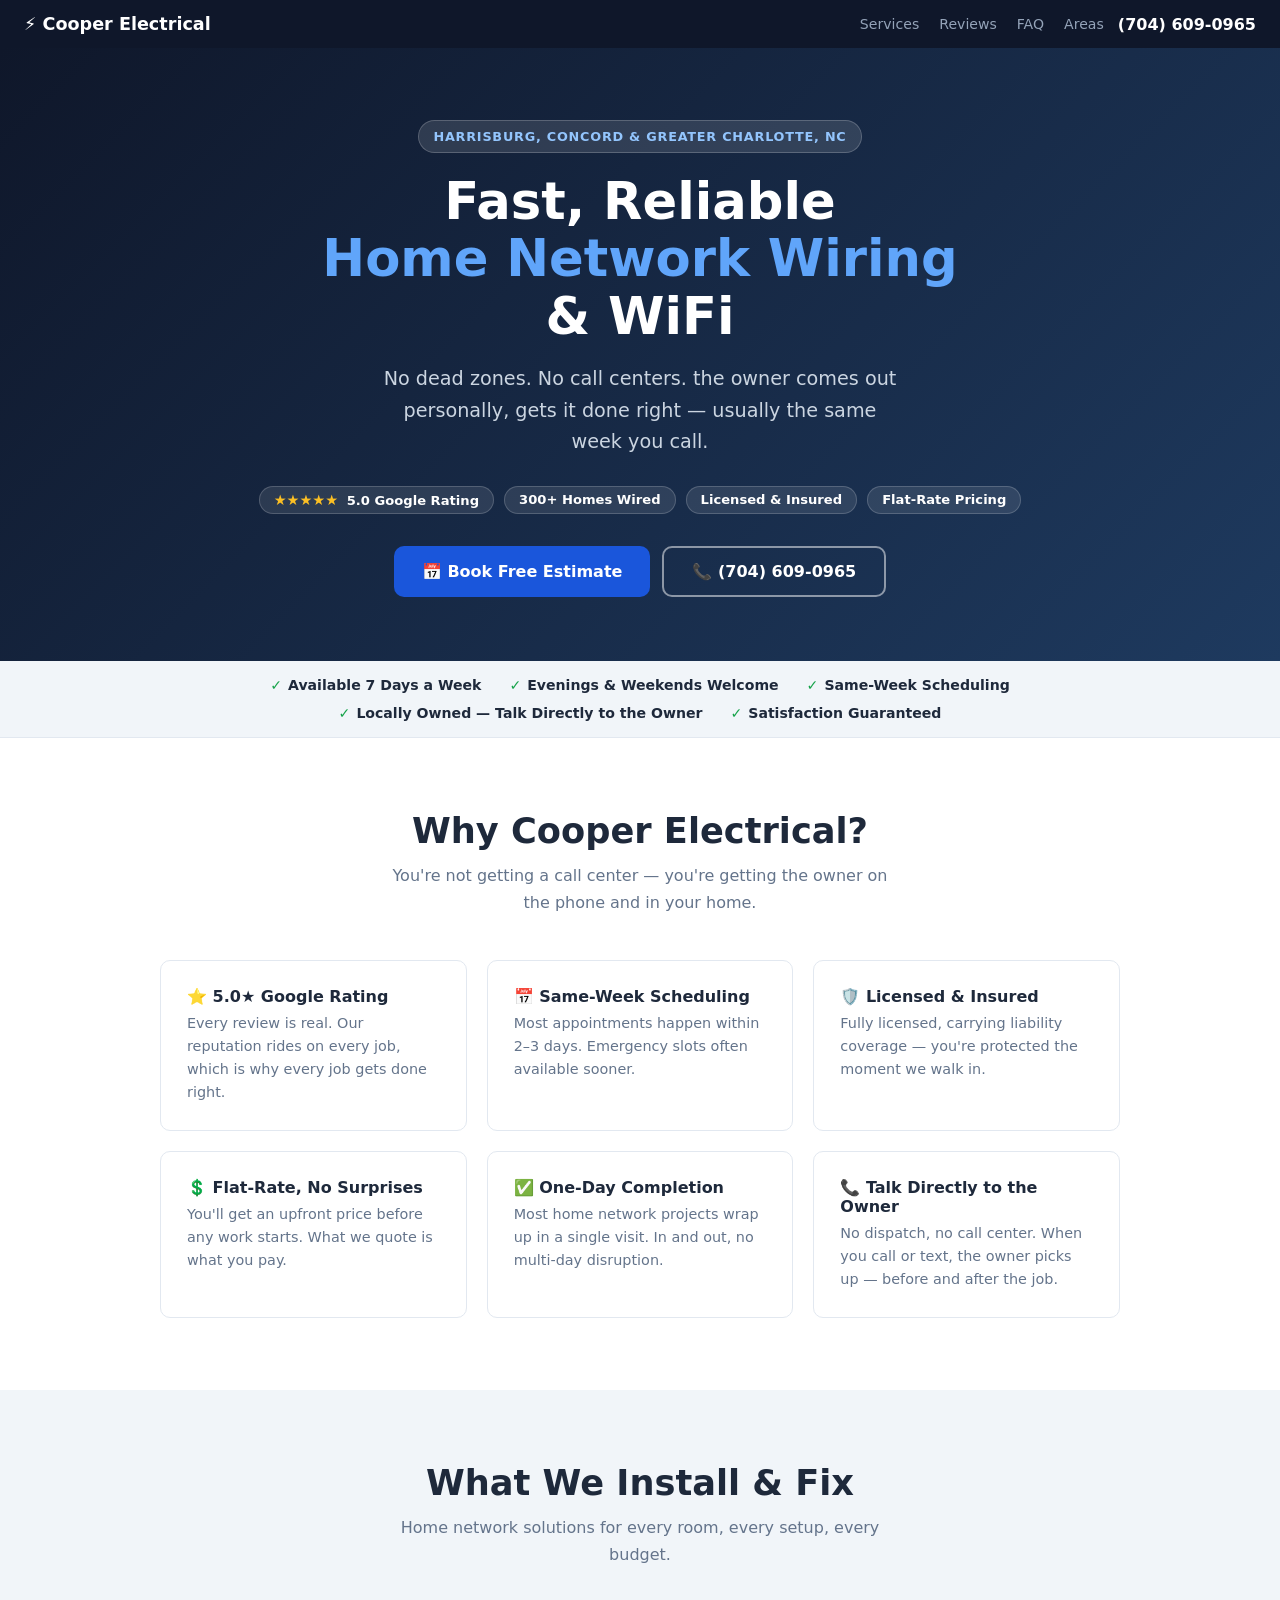
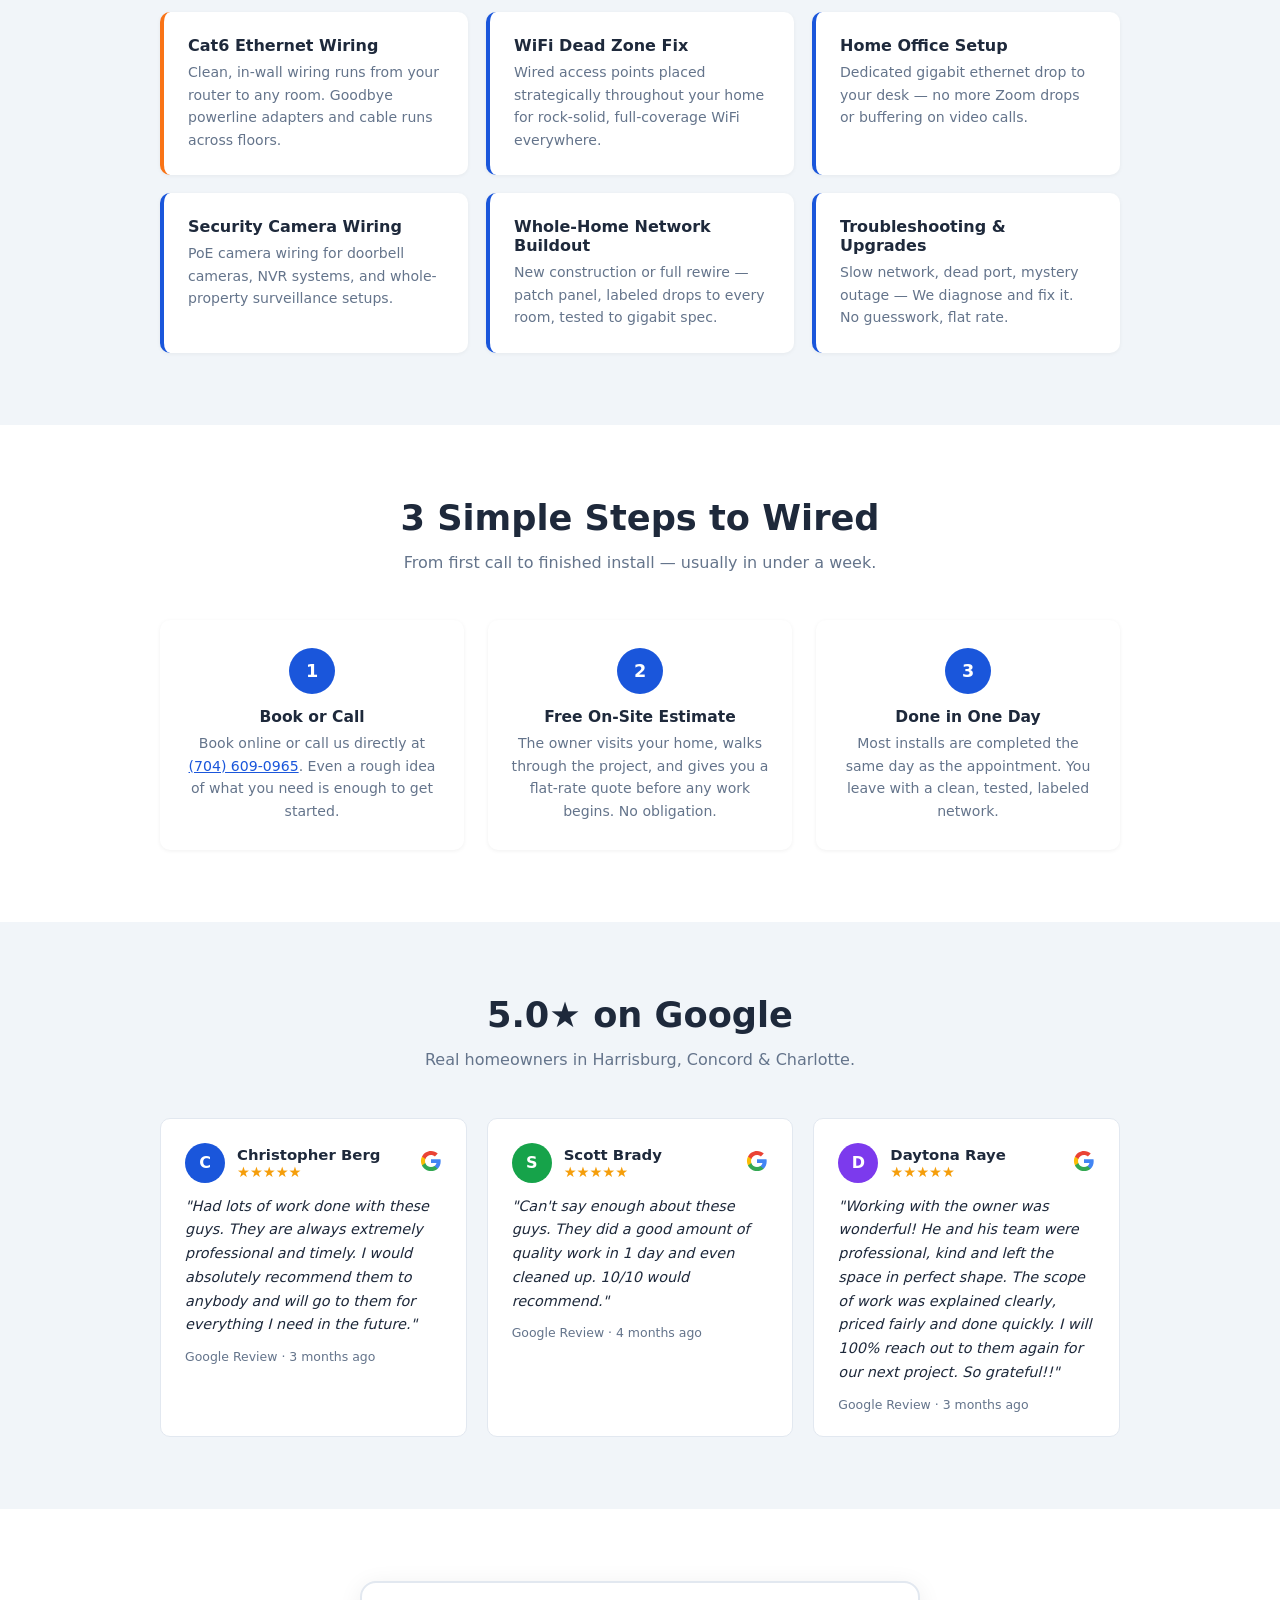
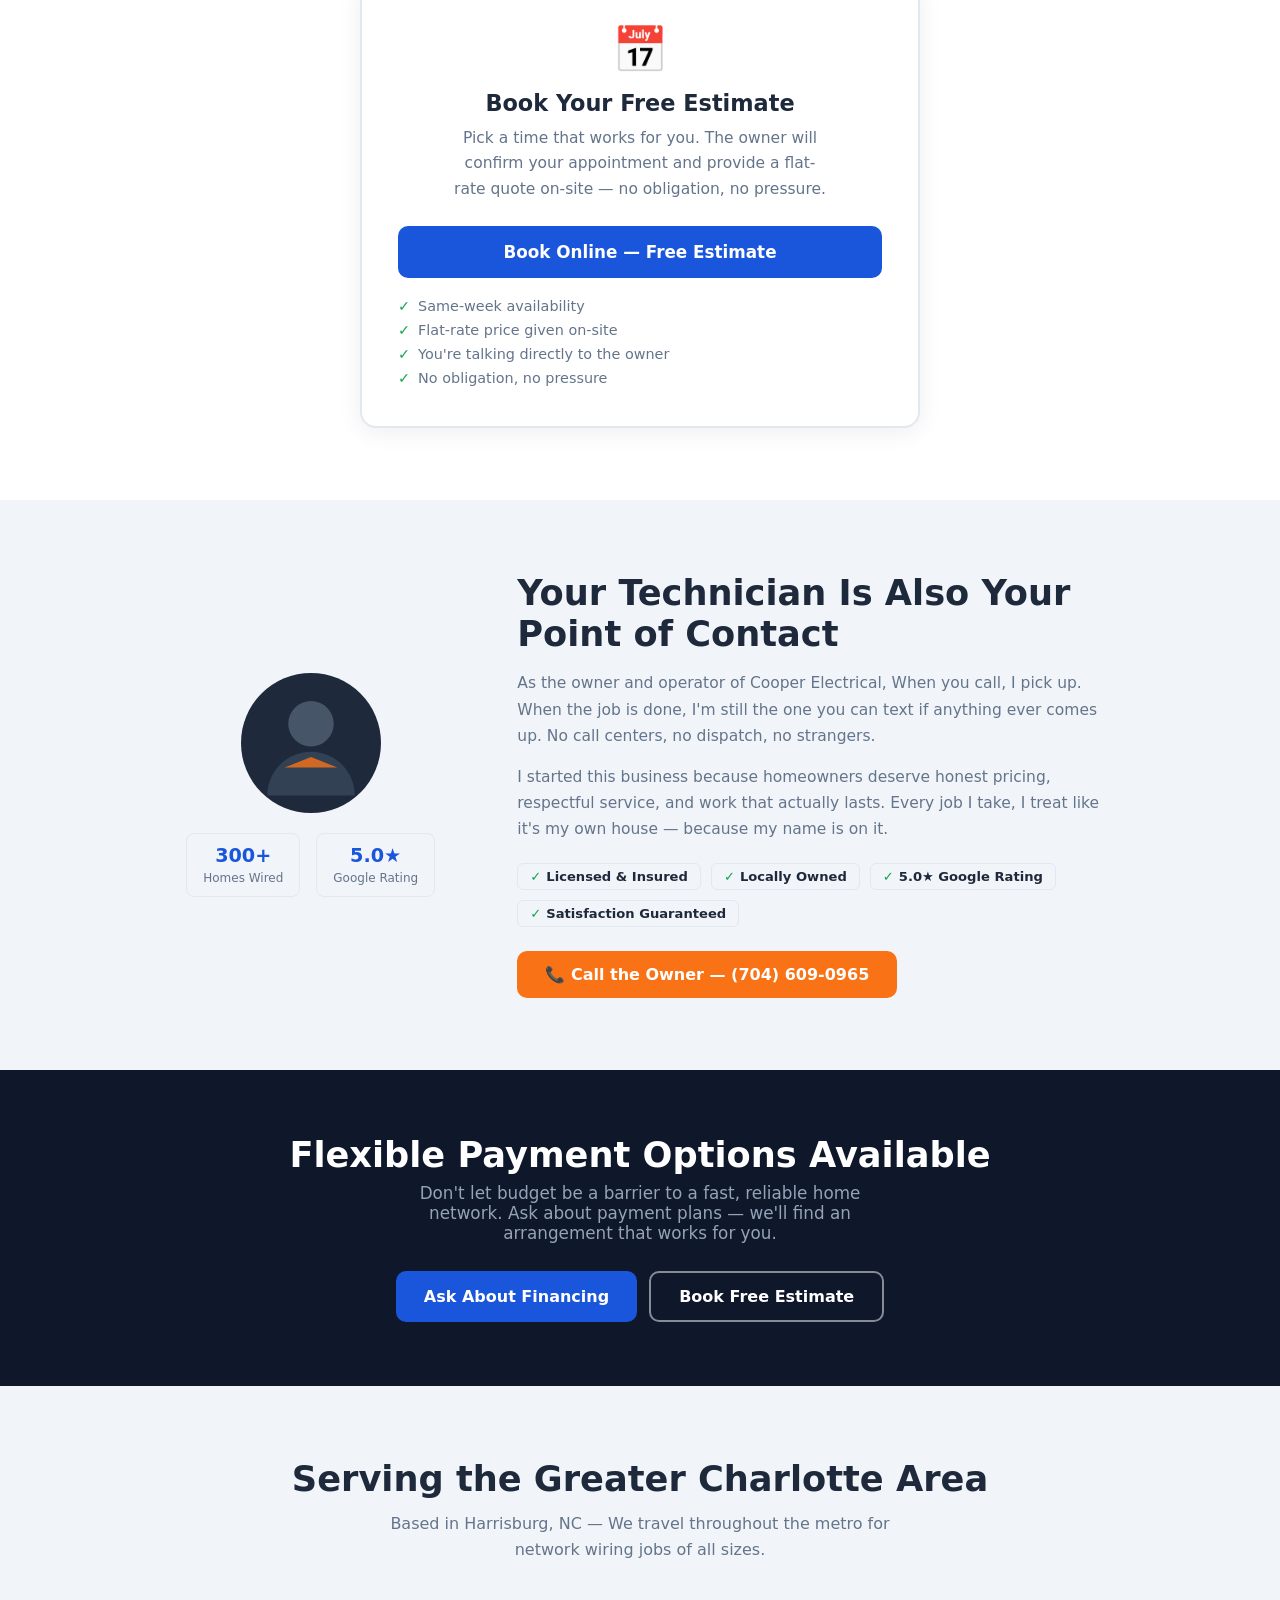
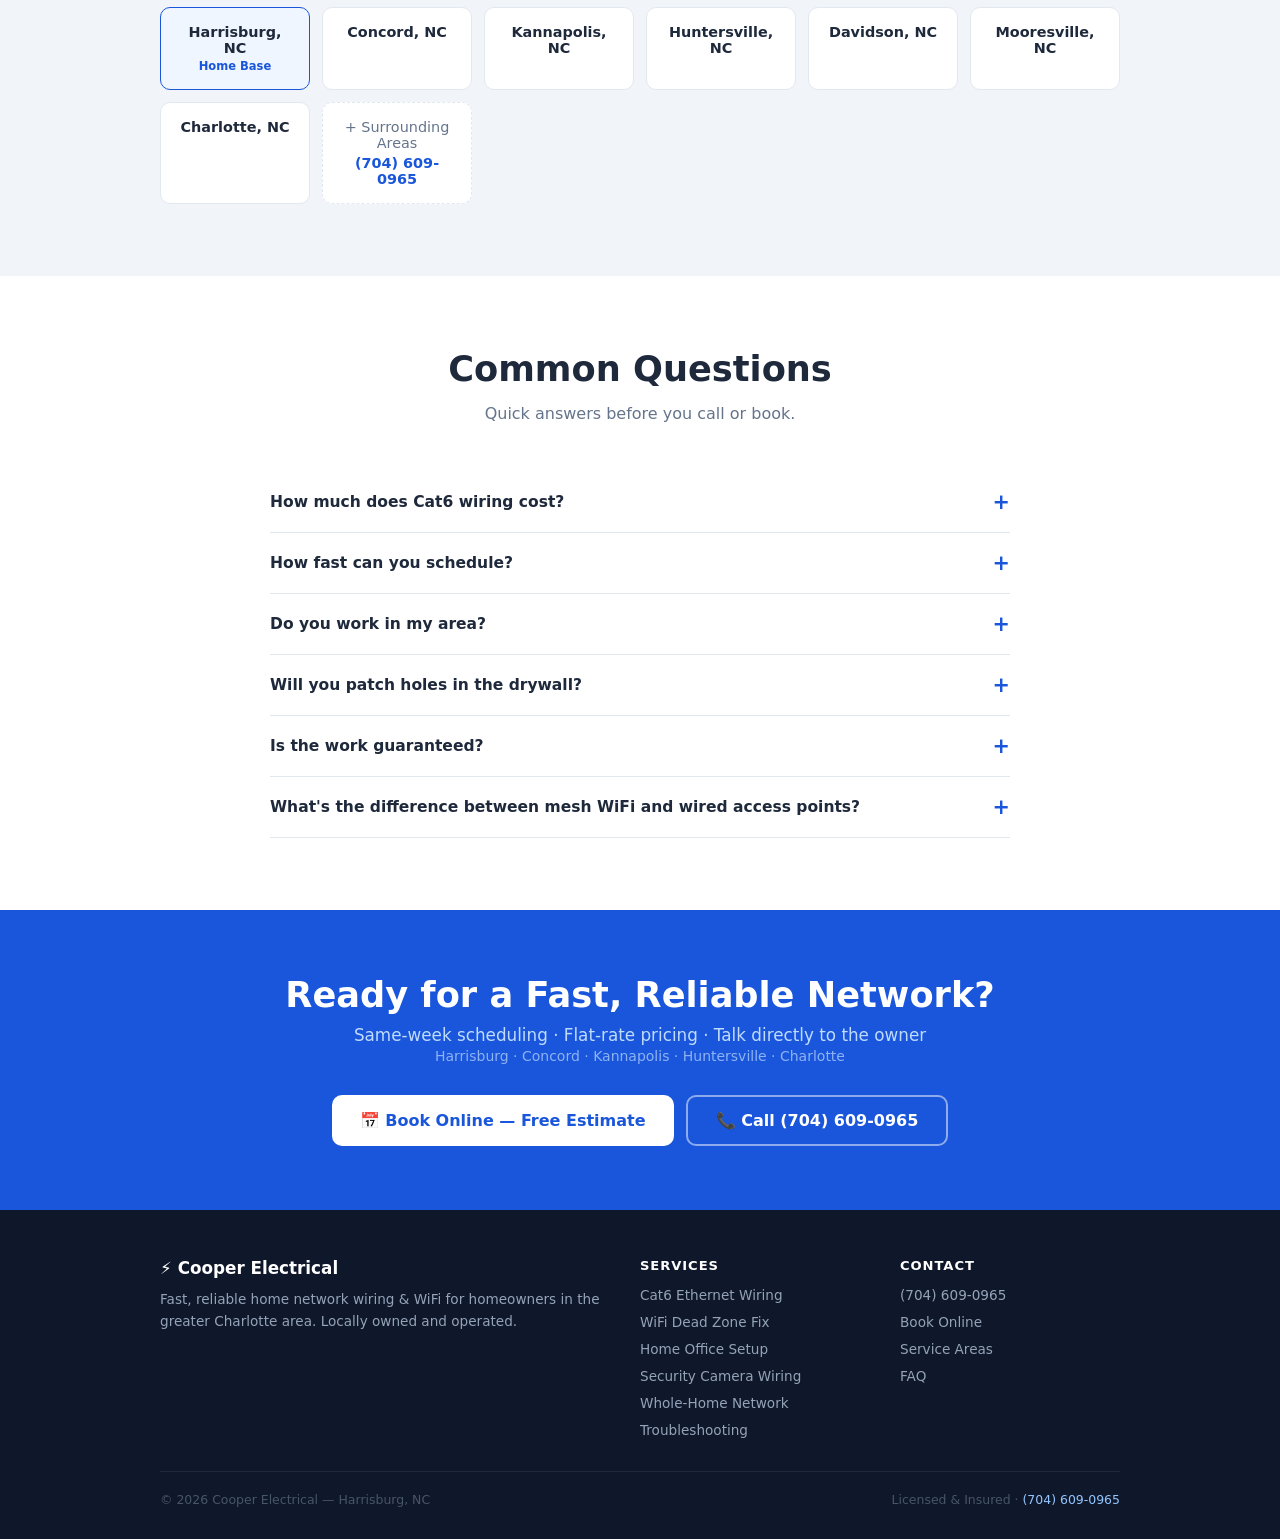
<file: index.html>
<!DOCTYPE html>
<html lang="en">
<head>
  <meta charset="UTF-8">
  <meta name="viewport" content="width=device-width, initial-scale=1.0">
  <title>Cooper Electrical | Home Network Wiring & WiFi — Harrisburg, NC</title>
  <meta name="description" content="Cooper Electrical — Fast, reliable home network wiring & WiFi in Harrisburg, NC. Cat6 drops, WiFi dead zones, home office setups. Same-week scheduling. Call us at (704) 609-0965.">
  <meta property="og:title" content="Cooper Electrical | Home Network Wiring & WiFi — Harrisburg NC">
  <meta property="og:description" content="Same-week scheduling · Flat-rate pricing · Licensed & insured. Serving Harrisburg, Concord, Charlotte & surrounding areas.">
  <meta property="og:type" content="website">

  <!-- Google tag (GA4 + Google Ads) -->
  <script async src="https://www.googletagmanager.com/gtag/js?id=G-T0JQCB5RWP"></script>
  <script>
    window.dataLayer = window.dataLayer || [];
    function gtag(){ dataLayer.push(arguments); }
    gtag('js', new Date());
    gtag('config', 'G-T0JQCB5RWP');
    gtag('config', 'AW-17992897776');
    gtag('config', 'AW-17992897776/GBSYCITNgsUcEPCp14ND', {
      phone_conversion_number: '7046090965'
    });
  </script>

  <!-- Housecall Pro booking widget -->
  <script async src="https://online-booking.housecallpro.com/script.js?token=3bcc7813550e48a2b8075abcfa8fb0d7&orgName=Cooper-Electrical"></script>

  <style>
    *, *::before, *::after { box-sizing: border-box; margin: 0; padding: 0; }
    :root {
      --blue:    #1a56db;
      --dark:    #0f172a;
      --text:    #1e293b;
      --muted:   #64748b;
      --light:   #f1f5f9;
      --white:   #ffffff;
      --green:   #16a34a;
      --orange:  #f97316;
      --font:    'Segoe UI', system-ui, sans-serif;
      --radius:  10px;
    }
    body { font-family: var(--font); color: var(--text); background: var(--white); }
    a { color: inherit; }

    /* ── NAV ── */
    .lp-nav {
      background: var(--dark);
      padding: 14px 24px;
      display: flex;
      align-items: center;
      justify-content: space-between;
      gap: 16px;
      position: sticky;
      top: 0;
      z-index: 100;
    }
    .lp-nav .logo { color: var(--white); font-weight: 700; font-size: 1.1rem; text-decoration: none; }
    .nav-right { display: flex; align-items: center; gap: 14px; flex-wrap: wrap; }
    .nav-links { display: flex; gap: 20px; }
    .nav-links a { color: #94a3b8; text-decoration: none; font-size: .88rem; font-weight: 500; transition: color .2s; }
    .nav-links a:hover { color: var(--white); }
    .nav-phone { color: var(--white); font-weight: 700; font-size: 1rem; text-decoration: none; white-space: nowrap; }
    .nav-phone:hover { color: #93c5fd; }
    @media (max-width: 600px) { .nav-links { display: none; } }

    /* ── HERO ── */
    .hero {
      background: linear-gradient(135deg, #0f172a 0%, #1e3a5f 100%);
      color: var(--white);
      padding: 72px 24px 64px;
      text-align: center;
    }
    .hero .badge {
      display: inline-block;
      background: rgba(255,255,255,.12);
      border: 1px solid rgba(255,255,255,.2);
      color: #93c5fd;
      font-size: .8rem;
      font-weight: 600;
      letter-spacing: .06em;
      text-transform: uppercase;
      padding: 5px 14px;
      border-radius: 99px;
      margin-bottom: 20px;
    }
    .hero h1 {
      font-size: clamp(2rem, 5.5vw, 3.2rem);
      font-weight: 800;
      line-height: 1.12;
      max-width: 680px;
      margin: 0 auto 18px;
    }
    .hero h1 span { color: #60a5fa; }
    .hero p {
      font-size: clamp(1rem, 2.5vw, 1.2rem);
      color: #cbd5e1;
      max-width: 520px;
      margin: 0 auto 28px;
      line-height: 1.65;
    }
    .hero-proof {
      display: flex;
      flex-wrap: wrap;
      gap: 10px;
      justify-content: center;
      margin-bottom: 32px;
    }
    .proof-pill {
      background: rgba(255,255,255,.1);
      border: 1px solid rgba(255,255,255,.18);
      color: var(--white);
      font-size: .82rem;
      font-weight: 600;
      padding: 5px 14px;
      border-radius: 99px;
    }
    .proof-pill .stars { color: #fbbf24; margin-right: 4px; }
    .hero-ctas { display: flex; flex-wrap: wrap; gap: 12px; justify-content: center; }

    /* ── BUTTONS ── */
    .btn {
      display: inline-flex;
      align-items: center;
      gap: 8px;
      padding: 14px 28px;
      border-radius: var(--radius);
      font-size: 1rem;
      font-weight: 700;
      font-family: var(--font);
      text-decoration: none;
      cursor: pointer;
      border: none;
      transition: filter .2s, transform .15s;
    }
    .btn:hover { filter: brightness(1.1); transform: translateY(-1px); }
    .btn-primary { background: var(--blue); color: var(--white); }
    .btn-outline { background: transparent; color: var(--white); border: 2px solid rgba(255,255,255,.5); }
    .btn-outline:hover { border-color: var(--white); }
    .btn-call { background: var(--orange); color: var(--white); }

    /* ── TRUST BAR ── */
    .trust-bar {
      background: var(--light);
      border-bottom: 1px solid #e2e8f0;
      padding: 16px 24px;
    }
    .trust-bar ul {
      list-style: none;
      display: flex;
      flex-wrap: wrap;
      gap: 12px 28px;
      justify-content: center;
      max-width: 900px;
      margin: 0 auto;
    }
    .trust-bar li {
      font-size: .88rem;
      font-weight: 600;
      color: var(--text);
      display: flex;
      align-items: center;
      gap: 6px;
    }
    .trust-bar li::before { content: '✓'; color: var(--green); font-weight: 800; }

    /* ── SECTIONS ── */
    section { padding: 72px 24px; }
    .bg-light { background: var(--light); }
    .container { max-width: 960px; margin: 0 auto; }
    h2 {
      font-size: clamp(1.6rem, 4vw, 2.2rem);
      font-weight: 800;
      text-align: center;
      margin-bottom: 12px;
    }
    .section-sub {
      text-align: center;
      color: var(--muted);
      font-size: 1rem;
      margin-bottom: 44px;
      max-width: 520px;
      margin-left: auto;
      margin-right: auto;
      line-height: 1.65;
    }

    /* ── WHY CARDS ── */
    .why-grid {
      display: grid;
      grid-template-columns: repeat(auto-fit, minmax(260px, 1fr));
      gap: 20px;
    }
    .why-card {
      background: var(--white);
      border: 1.5px solid #e2e8f0;
      border-radius: var(--radius);
      padding: 26px;
      transition: border-color .2s, box-shadow .2s;
    }
    .why-card:hover { border-color: var(--blue); box-shadow: 0 4px 16px rgba(26,86,219,.08); }
    .why-card h3 { font-size: 1rem; font-weight: 700; margin-bottom: 6px; }
    .why-card p { font-size: .9rem; color: var(--muted); line-height: 1.6; }

    /* ── SERVICES ── */
    .services-grid {
      display: grid;
      grid-template-columns: repeat(auto-fit, minmax(260px, 1fr));
      gap: 18px;
    }
    .service-item {
      background: var(--white);
      border-radius: var(--radius);
      padding: 24px;
      border-left: 4px solid var(--blue);
      box-shadow: 0 1px 4px rgba(0,0,0,.05);
    }
    .service-item.featured { border-left-color: var(--orange); }
    .service-item h3 { font-size: 1rem; font-weight: 700; margin-bottom: 6px; }
    .service-item p { font-size: .88rem; color: var(--muted); line-height: 1.6; }
    .service-item .price { font-size: .82rem; font-weight: 700; color: var(--blue); margin-top: 10px; }

    /* ── PROCESS STEPS ── */
    .steps {
      display: grid;
      grid-template-columns: repeat(auto-fit, minmax(200px, 1fr));
      gap: 24px;
    }
    .step {
      text-align: center;
      background: var(--white);
      border-radius: var(--radius);
      padding: 28px 20px;
      box-shadow: 0 1px 4px rgba(0,0,0,.06);
    }
    .step-num {
      width: 46px;
      height: 46px;
      border-radius: 50%;
      background: var(--blue);
      color: var(--white);
      font-weight: 800;
      font-size: 1.1rem;
      display: flex;
      align-items: center;
      justify-content: center;
      margin: 0 auto 14px;
    }
    .step h3 { font-size: .97rem; font-weight: 700; margin-bottom: 6px; }
    .step p { font-size: .88rem; color: var(--muted); line-height: 1.6; }
    .step p a { color: var(--blue); }

    /* ── REVIEWS ── */
    .reviews-grid {
      display: grid;
      grid-template-columns: repeat(auto-fit, minmax(280px, 1fr));
      gap: 20px;
    }
    .review-card {
      background: var(--white);
      border: 1.5px solid #e2e8f0;
      border-radius: var(--radius);
      padding: 24px;
      display: flex;
      flex-direction: column;
      gap: 12px;
    }
    .review-top { display: flex; align-items: center; gap: 12px; }
    .reviewer-avatar {
      width: 40px;
      height: 40px;
      border-radius: 50%;
      background: var(--blue);
      color: var(--white);
      font-weight: 800;
      font-size: 1rem;
      display: flex;
      align-items: center;
      justify-content: center;
      flex-shrink: 0;
    }
    .av-green { background: var(--green); }
    .av-purple { background: #7c3aed; }
    .reviewer-name { font-weight: 700; font-size: .93rem; display: block; }
    .stars { color: #f59e0b; font-size: .9rem; }
    .review-card p { font-size: .9rem; color: var(--text); line-height: 1.65; font-style: italic; }
    .review-meta { font-size: .78rem; color: var(--muted); }
    .google-badge { margin-left: auto; }
    .google-badge svg { width: 22px; height: 22px; }

    /* ── CTA BAND ── */
    .cta-band {
      background: var(--blue);
      color: var(--white);
      text-align: center;
      padding: 64px 24px;
    }
    .cta-band h2 { color: var(--white); margin-bottom: 10px; }
    .cta-band p { color: #bfdbfe; margin-bottom: 30px; font-size: 1.05rem; }
    .cta-band-actions { display: flex; flex-wrap: wrap; gap: 12px; justify-content: center; }
    .btn-white { background: var(--white); color: var(--blue); }
    .btn-white:hover { filter: brightness(.96); }

    /* ── BOOK CARD ── */
    .book-card {
      max-width: 560px;
      margin: 0 auto;
      background: var(--white);
      border: 2px solid #e2e8f0;
      border-radius: 16px;
      padding: 40px 36px;
      box-shadow: 0 4px 24px rgba(0,0,0,.07);
      text-align: center;
    }
    .book-card .book-icon { font-size: 2.8rem; margin-bottom: 14px; }
    .book-card h3 { font-size: 1.4rem; font-weight: 800; margin-bottom: 10px; }
    .book-card p { font-size: .97rem; color: var(--muted); line-height: 1.65; margin-bottom: 24px; max-width: 380px; margin-left: auto; margin-right: auto; }
    .book-card .btn { width: 100%; justify-content: center; font-size: 1.05rem; padding: 16px; }
    .book-features {
      list-style: none;
      display: flex;
      flex-direction: column;
      gap: 8px;
      text-align: left;
      margin-top: 20px;
    }
    .book-features li {
      display: flex;
      align-items: center;
      gap: 8px;
      font-size: .9rem;
      color: var(--muted);
      font-weight: 500;
    }
    .book-features li::before { content: '✓'; color: var(--green); font-weight: 800; flex-shrink: 0; }

    /* ── ABOUT ── */
    .about-grid {
      display: grid;
      grid-template-columns: 1fr 2fr;
      gap: 56px;
      align-items: center;
    }
    @media (max-width: 700px) { .about-grid { grid-template-columns: 1fr; gap: 28px; } }
    .about-visual {
      text-align: center;
    }
    .about-stats {
      display: flex;
      gap: 16px;
      justify-content: center;
      margin-top: 16px;
    }
    .stat-pill {
      background: var(--light);
      border: 1px solid #e2e8f0;
      border-radius: 8px;
      padding: 10px 16px;
      text-align: center;
    }
    .stat-pill strong { display: block; font-size: 1.2rem; font-weight: 800; color: var(--blue); }
    .stat-pill span { font-size: .75rem; color: var(--muted); }
    .about-copy h2 { text-align: left; margin-bottom: 16px; }
    .about-copy p { font-size: .97rem; color: var(--muted); line-height: 1.7; margin-bottom: 14px; }
    .about-trust {
      display: flex;
      flex-wrap: wrap;
      gap: 10px;
      margin: 20px 0 24px;
    }
    .trust-tag {
      background: var(--light);
      border: 1px solid #e2e8f0;
      border-radius: 6px;
      padding: 5px 12px;
      font-size: .82rem;
      font-weight: 600;
      color: var(--text);
      display: flex;
      align-items: center;
      gap: 5px;
    }
    .trust-tag::before { content: '✓'; color: var(--green); font-weight: 800; }

    /* ── SERVICE AREAS ── */
    .areas-grid {
      display: grid;
      grid-template-columns: repeat(auto-fit, minmax(140px, 1fr));
      gap: 12px;
    }
    .area-card {
      background: var(--white);
      border: 1.5px solid #e2e8f0;
      border-radius: var(--radius);
      padding: 16px;
      text-align: center;
      font-size: .9rem;
      font-weight: 600;
    }
    .area-card.primary { border-color: var(--blue); background: #eff6ff; }
    .area-card .home-badge { font-size: .72rem; font-weight: 700; color: var(--blue); display: block; margin-top: 3px; }
    .area-card.more { border-style: dashed; color: var(--muted); font-weight: 400; }
    .area-card.more a { color: var(--blue); font-weight: 700; display: block; margin-top: 4px; text-decoration: none; }

    /* ── FAQ ── */
    .faq-list { max-width: 740px; margin: 0 auto; }
    .faq-item { border-bottom: 1px solid #e2e8f0; padding: 18px 0; }
    .faq-item summary {
      font-weight: 700;
      cursor: pointer;
      list-style: none;
      font-size: .97rem;
      display: flex;
      justify-content: space-between;
      align-items: center;
      gap: 12px;
    }
    .faq-item summary::after { content: '+'; font-size: 1.3rem; color: var(--blue); flex-shrink: 0; }
    .faq-item[open] summary::after { content: '−'; }
    .faq-item p { padding-top: 10px; color: var(--muted); font-size: .93rem; line-height: 1.7; }
    .faq-item p strong { color: var(--text); }

    /* ── FOOTER ── */
    .lp-footer {
      background: var(--dark);
      color: #94a3b8;
      padding: 48px 24px 32px;
    }
    .footer-inner {
      max-width: 960px;
      margin: 0 auto;
      display: grid;
      grid-template-columns: 2fr 1fr 1fr;
      gap: 40px;
    }
    @media (max-width: 700px) { .footer-inner { grid-template-columns: 1fr; gap: 28px; } }
    .footer-brand .logo { color: var(--white); font-weight: 700; font-size: 1.05rem; text-decoration: none; display: inline-block; margin-bottom: 10px; }
    .footer-brand p { font-size: .85rem; line-height: 1.65; }
    .footer-nav h4 { color: var(--white); font-size: .82rem; font-weight: 700; letter-spacing: .07em; text-transform: uppercase; margin-bottom: 12px; }
    .footer-nav ul { list-style: none; display: flex; flex-direction: column; gap: 8px; }
    .footer-nav a { color: #94a3b8; text-decoration: none; font-size: .85rem; transition: color .2s; }
    .footer-nav a:hover { color: var(--white); }
    .footer-bottom {
      max-width: 960px;
      margin: 32px auto 0;
      padding-top: 20px;
      border-top: 1px solid #1e293b;
      display: flex;
      justify-content: space-between;
      flex-wrap: wrap;
      gap: 8px;
      font-size: .78rem;
      color: #475569;
    }
    .footer-bottom a { color: #93c5fd; text-decoration: none; }

    @media (max-width: 600px) {
      section { padding: 52px 18px; }
      .book-card { padding: 28px 20px; }
    }
  </style>
</head>
<body>

<!-- ── NAV ── -->
<nav class="lp-nav">
  <a href="#" class="logo">⚡ Cooper Electrical</a>
  <div class="nav-right">
    <div class="nav-links">
      <a href="#services">Services</a>
      <a href="#reviews">Reviews</a>
      <a href="#faq">FAQ</a>
      <a href="#service-areas">Areas</a>
    </div>
    <a href="tel:+17046090965" class="nav-phone" onclick="trackCall('nav')">(704) 609-0965</a>
  </div>
</nav>

<!-- ── HERO ── -->
<section class="hero">
  <p class="badge">Harrisburg, Concord &amp; Greater Charlotte, NC</p>
  <h1>Fast, Reliable<br><span>Home Network Wiring</span><br>&amp; WiFi</h1>
  <p>No dead zones. No call centers. the owner comes out personally, gets it done right — usually the same week you call.</p>
  <div class="hero-proof">
    <span class="proof-pill"><span class="stars">★★★★★</span> 5.0 Google Rating</span>
    <span class="proof-pill">300+ Homes Wired</span>
    <span class="proof-pill">Licensed &amp; Insured</span>
    <span class="proof-pill">Flat-Rate Pricing</span>
  </div>
  <div class="hero-ctas">
    <button class="btn btn-primary hcp-button"
            data-token="3bcc7813550e48a2b8075abcfa8fb0d7"
            data-orgname="Cooper-Electrical"
            onclick="HCPWidget && HCPWidget.openModal(); trackBooking('hero')">
      📅 Book Free Estimate
    </button>
    <a href="tel:+17046090965" class="btn btn-outline" onclick="trackCall('hero')">
      📞 (704) 609-0965
    </a>
  </div>
</section>

<!-- ── TRUST BAR ── -->
<div class="trust-bar">
  <ul>
    <li>Available 7 Days a Week</li>
    <li>Evenings &amp; Weekends Welcome</li>
    <li>Same-Week Scheduling</li>
    <li>Locally Owned — Talk Directly to the Owner</li>
    <li>Satisfaction Guaranteed</li>
  </ul>
</div>

<!-- ── WHY COOPER ── -->
<section id="why">
  <div class="container">
    <h2>Why Cooper Electrical?</h2>
    <p class="section-sub">You're not getting a call center — you're getting the owner on the phone and in your home.</p>
    <div class="why-grid">
      <div class="why-card">
        <h3>⭐ 5.0★ Google Rating</h3>
        <p>Every review is real. Our reputation rides on every job, which is why every job gets done right.</p>
      </div>
      <div class="why-card">
        <h3>📅 Same-Week Scheduling</h3>
        <p>Most appointments happen within 2–3 days. Emergency slots often available sooner.</p>
      </div>
      <div class="why-card">
        <h3>🛡️ Licensed &amp; Insured</h3>
        <p>Fully licensed, carrying liability coverage — you're protected the moment we walk in.</p>
      </div>
      <div class="why-card">
        <h3>💲 Flat-Rate, No Surprises</h3>
        <p>You'll get an upfront price before any work starts. What we quote is what you pay.</p>
      </div>
      <div class="why-card">
        <h3>✅ One-Day Completion</h3>
        <p>Most home network projects wrap up in a single visit. In and out, no multi-day disruption.</p>
      </div>
      <div class="why-card">
        <h3>📞 Talk Directly to the Owner</h3>
        <p>No dispatch, no call center. When you call or text, the owner picks up — before and after the job.</p>
      </div>
    </div>
  </div>
</section>

<!-- ── SERVICES ── -->
<section id="services" class="bg-light">
  <div class="container">
    <h2>What We Install &amp; Fix</h2>
    <p class="section-sub">Home network solutions for every room, every setup, every budget.</p>
    <div class="services-grid">
      <div class="service-item featured">
        <h3>Cat6 Ethernet Wiring</h3>
        <p>Clean, in-wall wiring runs from your router to any room. Goodbye powerline adapters and cable runs across floors.</p>
      </div>
      <div class="service-item">
        <h3>WiFi Dead Zone Fix</h3>
        <p>Wired access points placed strategically throughout your home for rock-solid, full-coverage WiFi everywhere.</p>
      </div>
      <div class="service-item">
        <h3>Home Office Setup</h3>
        <p>Dedicated gigabit ethernet drop to your desk — no more Zoom drops or buffering on video calls.</p>
      </div>
      <div class="service-item">
        <h3>Security Camera Wiring</h3>
        <p>PoE camera wiring for doorbell cameras, NVR systems, and whole-property surveillance setups.</p>
      </div>
      <div class="service-item">
        <h3>Whole-Home Network Buildout</h3>
        <p>New construction or full rewire — patch panel, labeled drops to every room, tested to gigabit spec.</p>
      </div>
      <div class="service-item">
        <h3>Troubleshooting &amp; Upgrades</h3>
        <p>Slow network, dead port, mystery outage — We diagnose and fix it. No guesswork, flat rate.</p>
      </div>
    </div>
  </div>
</section>

<!-- ── PROCESS ── -->
<section id="process">
  <div class="container">
    <h2>3 Simple Steps to Wired</h2>
    <p class="section-sub">From first call to finished install — usually in under a week.</p>
    <div class="steps">
      <div class="step">
        <div class="step-num">1</div>
        <h3>Book or Call</h3>
        <p>Book online or call us directly at <a href="tel:+17046090965" onclick="trackCall('process')">(704) 609-0965</a>. Even a rough idea of what you need is enough to get started.</p>
      </div>
      <div class="step">
        <div class="step-num">2</div>
        <h3>Free On-Site Estimate</h3>
        <p>The owner visits your home, walks through the project, and gives you a flat-rate quote before any work begins. No obligation.</p>
      </div>
      <div class="step">
        <div class="step-num">3</div>
        <h3>Done in One Day</h3>
        <p>Most installs are completed the same day as the appointment. You leave with a clean, tested, labeled network.</p>
      </div>
    </div>
  </div>
</section>

<!-- ── REVIEWS ── -->
<section id="reviews" class="bg-light">
  <div class="container">
    <h2>5.0★ on Google</h2>
    <p class="section-sub">Real homeowners in Harrisburg, Concord &amp; Charlotte.</p>
    <div class="reviews-grid">

      <blockquote class="review-card">
        <div class="review-top">
          <div class="reviewer-avatar">C</div>
          <div>
            <strong class="reviewer-name">Christopher Berg</strong>
            <div class="stars">★★★★★</div>
          </div>
          <div class="google-badge">
            <svg viewBox="0 0 24 24"><path d="M22.56 12.25c0-.78-.07-1.53-.2-2.25H12v4.26h5.92c-.26 1.37-1.04 2.53-2.21 3.31v2.77h3.57c2.08-1.92 3.28-4.74 3.28-8.09z" fill="#4285F4"/><path d="M12 23c2.97 0 5.46-.98 7.28-2.66l-3.57-2.77c-.98.66-2.23 1.06-3.71 1.06-2.86 0-5.29-1.93-6.16-4.53H2.18v2.84C3.99 20.53 7.7 23 12 23z" fill="#34A853"/><path d="M5.84 14.09c-.22-.66-.35-1.36-.35-2.09s.13-1.43.35-2.09V7.07H2.18C1.43 8.55 1 10.22 1 12s.43 3.45 1.18 4.93l3.66-2.84z" fill="#FBBC05"/><path d="M12 5.38c1.62 0 3.06.56 4.21 1.64l3.15-3.15C17.45 2.09 14.97 1 12 1 7.7 1 3.99 3.47 2.18 7.07l3.66 2.84c.87-2.6 3.3-4.53 6.16-4.53z" fill="#EA4335"/></svg>
          </div>
        </div>
        <p>"Had lots of work done with these guys. They are always extremely professional and timely. I would absolutely recommend them to anybody and will go to them for everything I need in the future."</p>
        <div class="review-meta">Google Review · 3 months ago</div>
      </blockquote>

      <blockquote class="review-card">
        <div class="review-top">
          <div class="reviewer-avatar av-green">S</div>
          <div>
            <strong class="reviewer-name">Scott Brady</strong>
            <div class="stars">★★★★★</div>
          </div>
          <div class="google-badge">
            <svg viewBox="0 0 24 24"><path d="M22.56 12.25c0-.78-.07-1.53-.2-2.25H12v4.26h5.92c-.26 1.37-1.04 2.53-2.21 3.31v2.77h3.57c2.08-1.92 3.28-4.74 3.28-8.09z" fill="#4285F4"/><path d="M12 23c2.97 0 5.46-.98 7.28-2.66l-3.57-2.77c-.98.66-2.23 1.06-3.71 1.06-2.86 0-5.29-1.93-6.16-4.53H2.18v2.84C3.99 20.53 7.7 23 12 23z" fill="#34A853"/><path d="M5.84 14.09c-.22-.66-.35-1.36-.35-2.09s.13-1.43.35-2.09V7.07H2.18C1.43 8.55 1 10.22 1 12s.43 3.45 1.18 4.93l3.66-2.84z" fill="#FBBC05"/><path d="M12 5.38c1.62 0 3.06.56 4.21 1.64l3.15-3.15C17.45 2.09 14.97 1 12 1 7.7 1 3.99 3.47 2.18 7.07l3.66 2.84c.87-2.6 3.3-4.53 6.16-4.53z" fill="#EA4335"/></svg>
          </div>
        </div>
        <p>"Can't say enough about these guys. They did a good amount of quality work in 1 day and even cleaned up. 10/10 would recommend."</p>
        <div class="review-meta">Google Review · 4 months ago</div>
      </blockquote>

      <blockquote class="review-card">
        <div class="review-top">
          <div class="reviewer-avatar av-purple">D</div>
          <div>
            <strong class="reviewer-name">Daytona Raye</strong>
            <div class="stars">★★★★★</div>
          </div>
          <div class="google-badge">
            <svg viewBox="0 0 24 24"><path d="M22.56 12.25c0-.78-.07-1.53-.2-2.25H12v4.26h5.92c-.26 1.37-1.04 2.53-2.21 3.31v2.77h3.57c2.08-1.92 3.28-4.74 3.28-8.09z" fill="#4285F4"/><path d="M12 23c2.97 0 5.46-.98 7.28-2.66l-3.57-2.77c-.98.66-2.23 1.06-3.71 1.06-2.86 0-5.29-1.93-6.16-4.53H2.18v2.84C3.99 20.53 7.7 23 12 23z" fill="#34A853"/><path d="M5.84 14.09c-.22-.66-.35-1.36-.35-2.09s.13-1.43.35-2.09V7.07H2.18C1.43 8.55 1 10.22 1 12s.43 3.45 1.18 4.93l3.66-2.84z" fill="#FBBC05"/><path d="M12 5.38c1.62 0 3.06.56 4.21 1.64l3.15-3.15C17.45 2.09 14.97 1 12 1 7.7 1 3.99 3.47 2.18 7.07l3.66 2.84c.87-2.6 3.3-4.53 6.16-4.53z" fill="#EA4335"/></svg>
          </div>
        </div>
        <p>"Working with the owner was wonderful! He and his team were professional, kind and left the space in perfect shape. The scope of work was explained clearly, priced fairly and done quickly. I will 100% reach out to them again for our next project. So grateful!!"</p>
        <div class="review-meta">Google Review · 3 months ago</div>
      </blockquote>

    </div>
  </div>
</section>

<!-- ── BOOK ONLINE ── -->
<section id="quote">
  <div class="container">
    <div class="book-card">
      <div class="book-icon">📅</div>
      <h3>Book Your Free Estimate</h3>
      <p>Pick a time that works for you. The owner will confirm your appointment and provide a flat-rate quote on-site — no obligation, no pressure.</p>
      <button class="btn btn-primary hcp-button"
              data-token="3bcc7813550e48a2b8075abcfa8fb0d7"
              data-orgname="Cooper-Electrical"
              onclick="HCPWidget && HCPWidget.openModal(); trackBooking('quote-section')">
        Book Online — Free Estimate
      </button>
      <ul class="book-features">
        <li>Same-week availability</li>
        <li>Flat-rate price given on-site</li>
        <li>You're talking directly to the owner</li>
        <li>No obligation, no pressure</li>
      </ul>
    </div>
  </div>
</section>

<!-- ── ABOUT COLE ── -->
<section class="bg-light">
  <div class="container about-grid">
    <div class="about-visual">
      <svg viewBox="0 0 160 160" width="140" height="140">
        <rect width="160" height="160" rx="80" fill="#1e293b"/>
        <circle cx="80" cy="58" r="26" fill="#475569"/>
        <path d="M30 140c0-27.6 22.4-50 50-50s50 22.4 50 50" fill="#334155"/>
        <path d="M50 108l30-12 30 12" fill="#f97316" opacity=".8"/>
      </svg>
      <div class="about-stats">
        <div class="stat-pill"><strong>300+</strong><span>Homes Wired</span></div>
        <div class="stat-pill"><strong>5.0★</strong><span>Google Rating</span></div>
      </div>
    </div>
    <div class="about-copy">
      <h2>Your Technician Is Also Your Point of Contact</h2>
      <p>As the owner and operator of Cooper Electrical, When you call, I pick up. When the job is done, I'm still the one you can text if anything ever comes up. No call centers, no dispatch, no strangers.</p>
      <p>I started this business because homeowners deserve honest pricing, respectful service, and work that actually lasts. Every job I take, I treat like it's my own house — because my name is on it.</p>
      <div class="about-trust">
        <span class="trust-tag">Licensed &amp; Insured</span>
        <span class="trust-tag">Locally Owned</span>
        <span class="trust-tag">5.0★ Google Rating</span>
        <span class="trust-tag">Satisfaction Guaranteed</span>
      </div>
      <a href="tel:+17046090965" class="btn btn-call" onclick="trackCall('about')">
        📞 Call the Owner — (704) 609-0965
      </a>
    </div>
  </div>
</section>

<!-- ── FINANCING ── -->
<div class="cta-band" style="background:#0f172a;">
  <h2 style="color:#fff;margin-bottom:8px;">Flexible Payment Options Available</h2>
  <p style="color:#94a3b8;max-width:480px;margin:0 auto 28px;">Don't let budget be a barrier to a fast, reliable home network. Ask about payment plans — we'll find an arrangement that works for you.</p>
  <div class="cta-band-actions">
    <a href="tel:+17046090965" class="btn btn-primary" onclick="trackCall('financing')">Ask About Financing</a>
    <button class="btn btn-outline hcp-button"
            data-token="3bcc7813550e48a2b8075abcfa8fb0d7"
            data-orgname="Cooper-Electrical"
            onclick="HCPWidget && HCPWidget.openModal(); trackBooking('financing')">
      Book Free Estimate
    </button>
  </div>
</div>

<!-- ── SERVICE AREAS ── -->
<section id="service-areas" class="bg-light">
  <div class="container">
    <h2>Serving the Greater Charlotte Area</h2>
    <p class="section-sub">Based in Harrisburg, NC — We travel throughout the metro for network wiring jobs of all sizes.</p>
    <div class="areas-grid">
      <div class="area-card primary">
        <strong>Harrisburg, NC</strong>
        <span class="home-badge">Home Base</span>
      </div>
      <div class="area-card"><strong>Concord, NC</strong></div>
      <div class="area-card"><strong>Kannapolis, NC</strong></div>
      <div class="area-card"><strong>Huntersville, NC</strong></div>
      <div class="area-card"><strong>Davidson, NC</strong></div>
      <div class="area-card"><strong>Mooresville, NC</strong></div>
      <div class="area-card"><strong>Charlotte, NC</strong></div>
      <div class="area-card more">
        <span>+ Surrounding Areas</span>
        <a href="tel:+17046090965" onclick="trackCall('service-areas')">(704) 609-0965</a>
      </div>
    </div>
  </div>
</section>

<!-- ── FAQ ── -->
<section id="faq">
  <div class="container">
    <h2>Common Questions</h2>
    <p class="section-sub">Quick answers before you call or book.</p>
    <div class="faq-list">

      <details class="faq-item">
        <summary>How much does Cat6 wiring cost?</summary>
        <p>Most single-room ethernet drops run <strong>$150–$300</strong> depending on run length, wall material, and access. Whole-home projects vary by size and number of drops. You'll always get a flat-rate quote before any work starts — no surprises.</p>
      </details>

      <details class="faq-item">
        <summary>How fast can you schedule?</summary>
        <p>Most appointments happen within 2–3 business days. Urgent situations are often accommodated sooner — just call and ask. We keep schedule flexibility for same-week bookings.</p>
      </details>

      <details class="faq-item">
        <summary>Do you work in my area?</summary>
        <p>Cooper Electrical serves <strong>Harrisburg, Concord, Kannapolis, Huntersville</strong>, Davidson, Mooresville, and the greater Charlotte metro. Not sure if you're in range? Just call — we can usually make it work.</p>
      </details>

      <details class="faq-item">
        <summary>Will you patch holes in the drywall?</summary>
        <p>Wiring runs are done as cleanly as possible using existing pathways and low-profile wall plates. Minor drywall penetrations are typical for in-wall wiring. We'll discuss the routing plan with you beforehand so there are no surprises about where cuts are made.</p>
      </details>

      <details class="faq-item">
        <summary>Is the work guaranteed?</summary>
        <p>Yes. Every job comes with a personal satisfaction guarantee. If something isn't right with the work after we leave, we'll come back and make it right. No charge, no argument.</p>
      </details>

      <details class="faq-item">
        <summary>What's the difference between mesh WiFi and wired access points?</summary>
        <p>Mesh systems (like Eero or Orbi) rely on wireless backhaul between nodes, which eats half your bandwidth. Wired access points get a dedicated Cat6 connection to each unit — full speeds everywhere, no wireless interference, far more reliable. Cooper Electrical specializes in the wired approach.</p>
      </details>

    </div>
  </div>
</section>

<!-- ── FINAL CTA ── -->
<div class="cta-band">
  <h2>Ready for a Fast, Reliable Network?</h2>
  <p>Same-week scheduling · Flat-rate pricing · Talk directly to the owner<br>
  <small style="opacity:.7;">Harrisburg · Concord · Kannapolis · Huntersville · Charlotte</small></p>
  <div class="cta-band-actions">
    <button class="btn btn-white hcp-button"
            data-token="3bcc7813550e48a2b8075abcfa8fb0d7"
            data-orgname="Cooper-Electrical"
            onclick="HCPWidget && HCPWidget.openModal(); trackBooking('final-cta')">
      📅 Book Online — Free Estimate
    </button>
    <a href="tel:+17046090965" class="btn btn-outline" onclick="trackCall('final-cta')">
      📞 Call (704) 609-0965
    </a>
  </div>
</div>

<!-- ── FOOTER ── -->
<footer class="lp-footer">
  <div class="footer-inner">
    <div class="footer-brand">
      <a href="#" class="logo">⚡ Cooper Electrical</a>
      <p>Fast, reliable home network wiring &amp; WiFi for homeowners in the greater Charlotte area. Locally owned and operated.</p>
    </div>
    <nav class="footer-nav">
      <h4>Services</h4>
      <ul>
        <li><a href="#services">Cat6 Ethernet Wiring</a></li>
        <li><a href="#services">WiFi Dead Zone Fix</a></li>
        <li><a href="#services">Home Office Setup</a></li>
        <li><a href="#services">Security Camera Wiring</a></li>
        <li><a href="#services">Whole-Home Network</a></li>
        <li><a href="#services">Troubleshooting</a></li>
      </ul>
    </nav>
    <nav class="footer-nav">
      <h4>Contact</h4>
      <ul>
        <li><a href="tel:+17046090965">(704) 609-0965</a></li>
        <li><a href="#quote" onclick="HCPWidget && HCPWidget.openModal(); trackBooking('footer')">Book Online</a></li>
        <li><a href="#service-areas">Service Areas</a></li>
        <li><a href="#faq">FAQ</a></li>
      </ul>
    </nav>
  </div>
  <div class="footer-bottom">
    <span>&copy; <span id="year"></span> Cooper Electrical — Harrisburg, NC</span>
    <span>Licensed &amp; Insured · <a href="tel:+17046090965">(704) 609-0965</a></span>
  </div>
</footer>

<script src="script.js"></script>
</body>
</html>
</file>
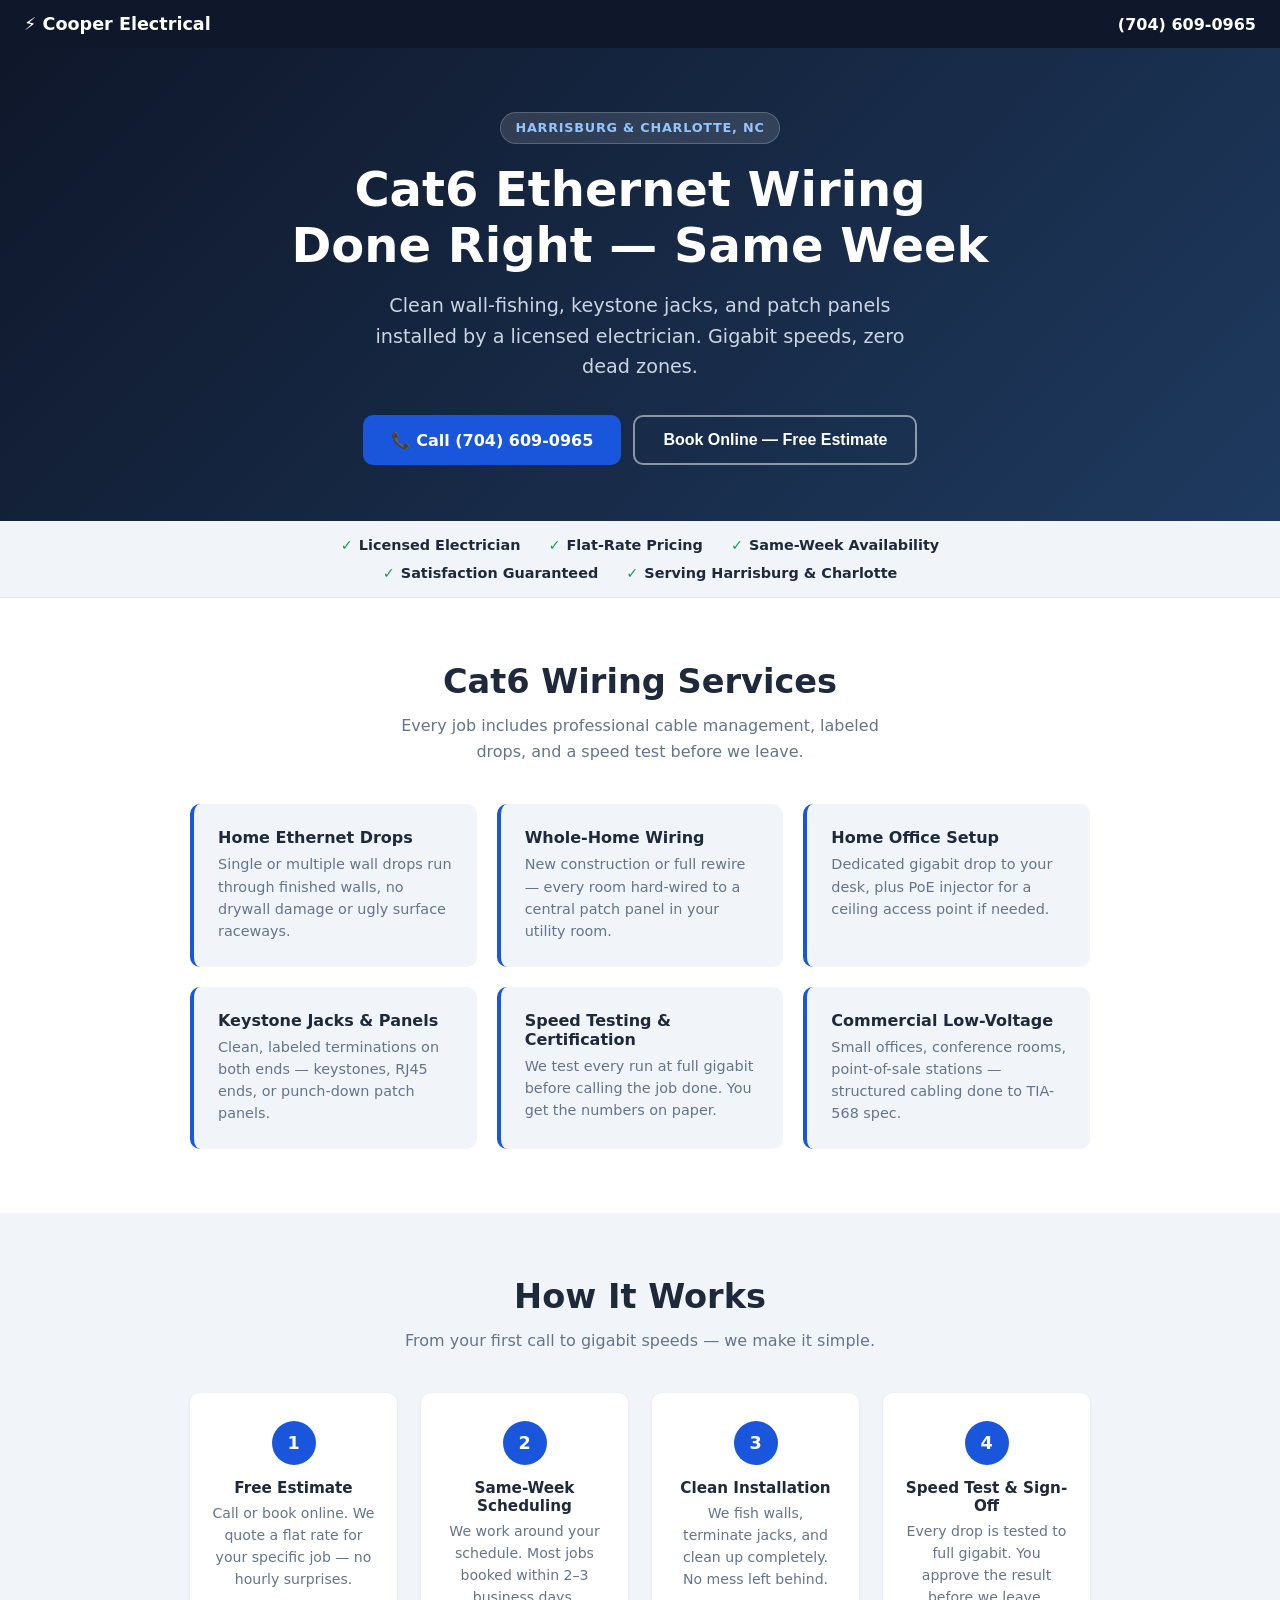
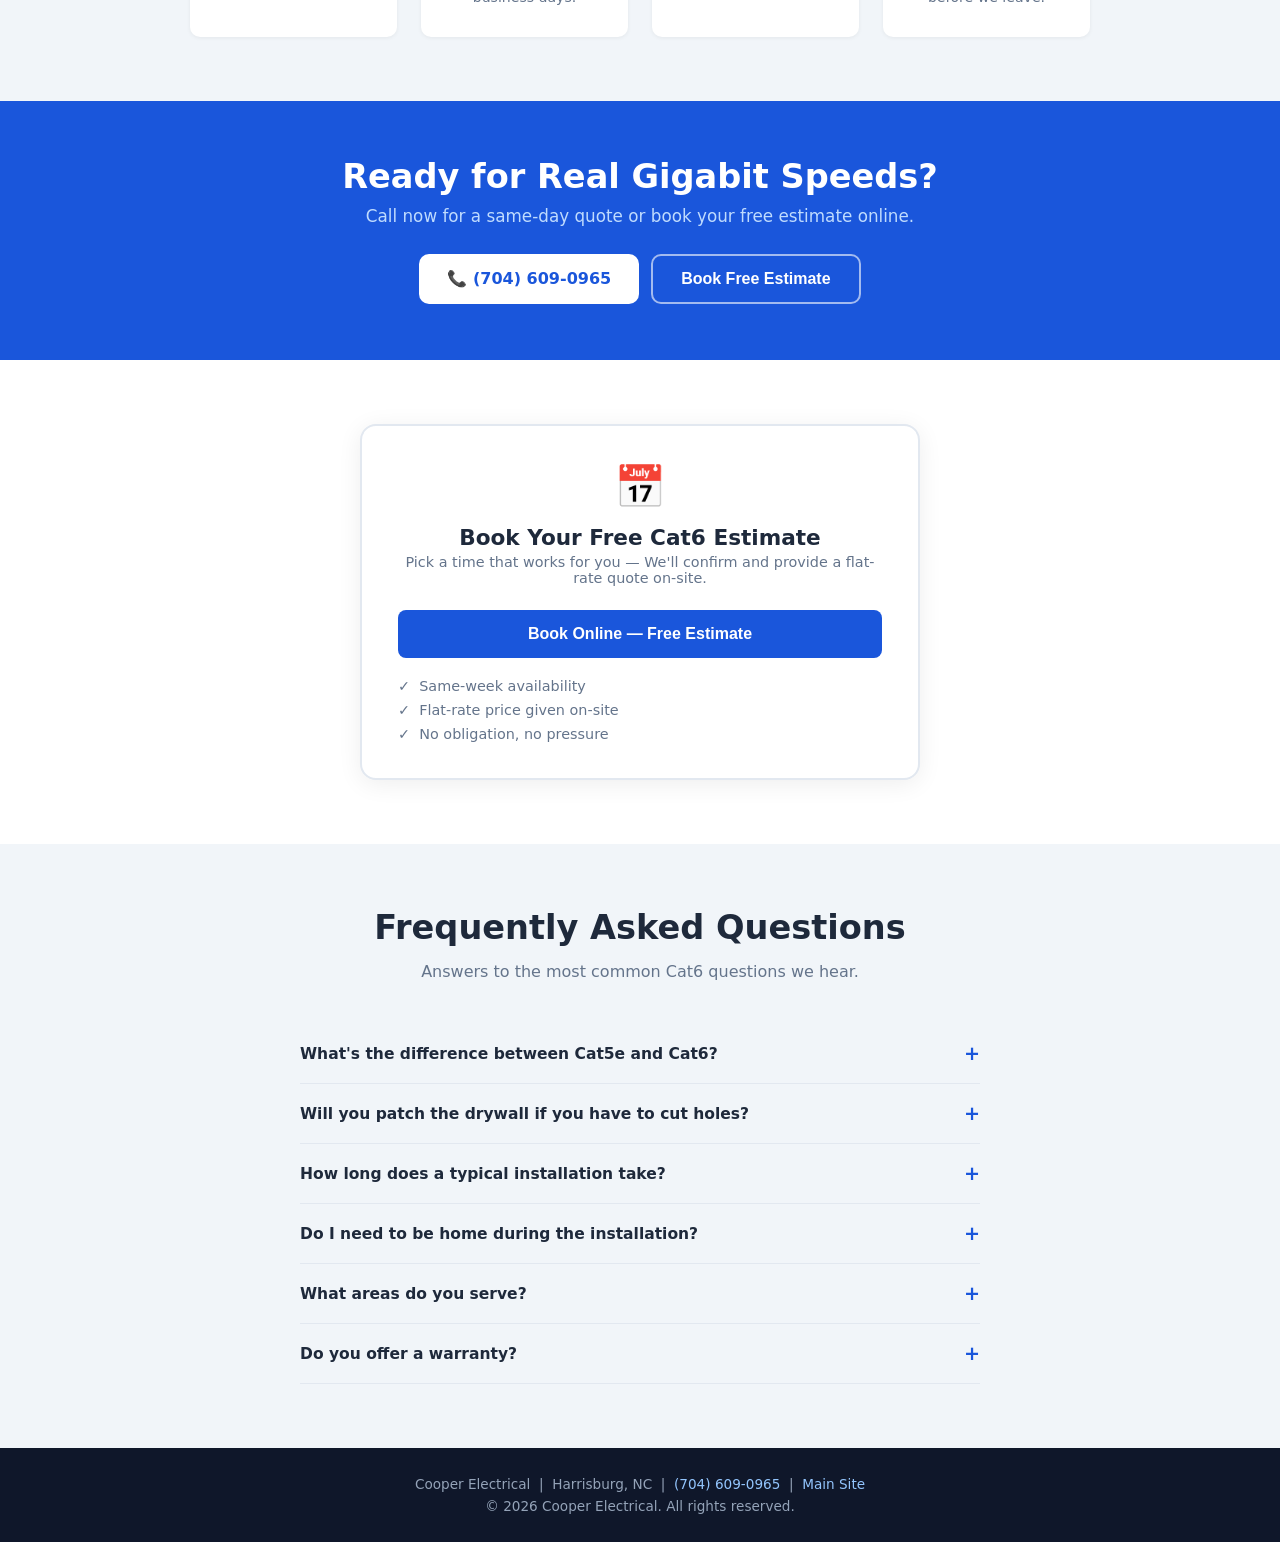
<file: cat6-wiring.html>
<!DOCTYPE html>
<html lang="en">
<head>
  <meta charset="UTF-8">
  <meta name="viewport" content="width=device-width, initial-scale=1.0">
  <title>Cat6 Ethernet Wiring Near Me | Cooper Electrical – Harrisburg, NC</title>
  <meta name="description" content="Professional Cat6 ethernet wiring in Harrisburg, Concord & Charlotte, NC. Fast scheduling, satisfaction guaranteed. Call (704) 609-0965.">

  <!-- Google tag (GA4 + Google Ads) -->
  <script async src="https://www.googletagmanager.com/gtag/js?id=G-T0JQCB5RWP"></script>
  <script>
    window.dataLayer = window.dataLayer || [];
    function gtag(){ dataLayer.push(arguments); }
    gtag('js', new Date());
    gtag('config', 'G-T0JQCB5RWP');
    gtag('config', 'AW-17992897776');
    gtag('config', 'AW-17992897776/GBSYCITNgsUcEPCp14ND', {
      phone_conversion_number: '7046090965'
    });
  </script>

  <!-- Housecall Pro booking widget -->
  <script async src="https://online-booking.housecallpro.com/script.js?token=3bcc7813550e48a2b8075abcfa8fb0d7&orgName=Cooper-Electrical"></script>

  <style>
    *, *::before, *::after { box-sizing: border-box; margin: 0; padding: 0; }
    :root {
      --blue:   #1a56db;
      --dark:   #0f172a;
      --text:   #1e293b;
      --muted:  #64748b;
      --light:  #f1f5f9;
      --white:  #ffffff;
      --font:   'Segoe UI', system-ui, sans-serif;
      --radius: 10px;
    }
    body { font-family: var(--font); color: var(--text); background: var(--white); }

    /* ── NAV ── */
    .lp-nav {
      background: var(--dark);
      padding: 14px 24px;
      display: flex;
      align-items: center;
      justify-content: space-between;
      gap: 16px;
    }
    .lp-nav .logo { color: var(--white); font-weight: 700; font-size: 1.1rem; text-decoration: none; }
    .lp-nav .nav-phone {
      color: var(--white);
      font-weight: 700;
      font-size: 1rem;
      text-decoration: none;
      white-space: nowrap;
    }
    .lp-nav .nav-phone:hover { color: #93c5fd; }

    /* ── HERO ── */
    .hero {
      background: linear-gradient(135deg, #0f172a 0%, #1e3a5f 100%);
      color: var(--white);
      padding: 64px 24px 56px;
      text-align: center;
    }
    .hero .badge {
      display: inline-block;
      background: rgba(255,255,255,.12);
      border: 1px solid rgba(255,255,255,.2);
      color: #93c5fd;
      font-size: .8rem;
      font-weight: 600;
      letter-spacing: .06em;
      text-transform: uppercase;
      padding: 5px 14px;
      border-radius: 99px;
      margin-bottom: 18px;
    }
    .hero h1 {
      font-size: clamp(1.9rem, 5vw, 3rem);
      font-weight: 800;
      line-height: 1.15;
      max-width: 700px;
      margin: 0 auto 18px;
    }
    .hero p {
      font-size: clamp(1rem, 2.5vw, 1.2rem);
      color: #cbd5e1;
      max-width: 540px;
      margin: 0 auto 32px;
      line-height: 1.6;
    }
    .hero-ctas { display: flex; flex-wrap: wrap; gap: 12px; justify-content: center; }
    .btn {
      display: inline-flex;
      align-items: center;
      gap: 8px;
      padding: 14px 28px;
      border-radius: var(--radius);
      font-size: 1rem;
      font-weight: 700;
      text-decoration: none;
      cursor: pointer;
      border: none;
      transition: filter .2s, transform .15s;
    }
    .btn:hover { filter: brightness(1.1); transform: translateY(-1px); }
    .btn-primary { background: var(--blue); color: var(--white); }
    .btn-outline { background: transparent; color: var(--white); border: 2px solid rgba(255,255,255,.5); }
    .btn-outline:hover { border-color: var(--white); }

    /* ── TRUST BAR ── */
    .trust-bar {
      background: var(--light);
      border-bottom: 1px solid #e2e8f0;
      padding: 16px 24px;
    }
    .trust-bar ul {
      list-style: none;
      display: flex;
      flex-wrap: wrap;
      gap: 12px 28px;
      justify-content: center;
      max-width: 800px;
      margin: 0 auto;
    }
    .trust-bar li {
      font-size: .9rem;
      font-weight: 600;
      color: var(--text);
      display: flex;
      align-items: center;
      gap: 6px;
    }
    .trust-bar li::before { content: '✓'; color: #16a34a; font-weight: 800; }

    /* ── SECTIONS ── */
    section { padding: 64px 24px; }
    .container { max-width: 900px; margin: 0 auto; }
    h2 {
      font-size: clamp(1.5rem, 4vw, 2.1rem);
      font-weight: 800;
      text-align: center;
      margin-bottom: 12px;
    }
    .section-sub {
      text-align: center;
      color: var(--muted);
      font-size: 1rem;
      margin-bottom: 40px;
      max-width: 520px;
      margin-left: auto;
      margin-right: auto;
      line-height: 1.6;
    }

    /* ── WHAT WE DO ── */
    .services-grid {
      display: grid;
      grid-template-columns: repeat(auto-fit, minmax(240px, 1fr));
      gap: 20px;
    }
    .service-item {
      background: var(--light);
      border-radius: var(--radius);
      padding: 24px;
      border-left: 4px solid var(--blue);
    }
    .service-item h3 { font-size: 1rem; font-weight: 700; margin-bottom: 6px; }
    .service-item p { font-size: .9rem; color: var(--muted); line-height: 1.55; }

    /* ── HOW IT WORKS ── */
    .steps-bg { background: var(--light); }
    .steps { display: grid; grid-template-columns: repeat(auto-fit, minmax(200px, 1fr)); gap: 24px; }
    .step {
      text-align: center;
      background: var(--white);
      border-radius: var(--radius);
      padding: 28px 20px;
      box-shadow: 0 1px 4px rgba(0,0,0,.06);
    }
    .step-num {
      width: 44px;
      height: 44px;
      border-radius: 50%;
      background: var(--blue);
      color: var(--white);
      font-weight: 800;
      font-size: 1.1rem;
      display: flex;
      align-items: center;
      justify-content: center;
      margin: 0 auto 14px;
    }
    .step h3 { font-size: .95rem; font-weight: 700; margin-bottom: 6px; }
    .step p { font-size: .88rem; color: var(--muted); line-height: 1.55; }

    /* ── PRICING ── */
    .price-cards {
      display: grid;
      grid-template-columns: repeat(auto-fit, minmax(220px, 1fr));
      gap: 20px;
    }
    .price-card {
      background: var(--white);
      border: 2px solid #e2e8f0;
      border-radius: var(--radius);
      padding: 28px 22px;
      text-align: center;
    }
    .price-card.featured { border-color: var(--blue); position: relative; }
    .price-card.featured::before {
      content: 'Most Popular';
      position: absolute;
      top: -13px;
      left: 50%;
      transform: translateX(-50%);
      background: var(--blue);
      color: var(--white);
      font-size: .75rem;
      font-weight: 700;
      padding: 3px 12px;
      border-radius: 99px;
    }
    .price-card h3 { font-size: 1rem; font-weight: 700; margin-bottom: 8px; }
    .price-card .price { font-size: 1.8rem; font-weight: 800; color: var(--blue); margin-bottom: 6px; }
    .price-card .price-note { font-size: .82rem; color: var(--muted); margin-bottom: 14px; line-height: 1.4; }
    .price-card ul { list-style: none; text-align: left; font-size: .88rem; color: var(--text); line-height: 1.8; }
    .price-card ul li::before { content: '• '; color: var(--blue); font-weight: 800; }

    /* ── CTA BAND ── */
    .cta-band {
      background: var(--blue);
      color: var(--white);
      text-align: center;
      padding: 56px 24px;
    }
    .cta-band h2 { color: var(--white); margin-bottom: 10px; }
    .cta-band p { color: #bfdbfe; margin-bottom: 28px; font-size: 1.05rem; }
    .cta-band .btn-outline { border-color: rgba(255,255,255,.6); }

    /* ── FORM ── */
    .form-section { background: var(--white); }
    .form-wrap {
      max-width: 560px;
      margin: 0 auto;
      background: var(--white);
      border: 2px solid #e2e8f0;
      border-radius: 16px;
      padding: 36px;
      box-shadow: 0 4px 24px rgba(0,0,0,.07);
    }
    .form-wrap h3 { font-size: 1.35rem; font-weight: 800; margin-bottom: 4px; }
    .form-wrap .sub { color: var(--muted); font-size: .9rem; margin-bottom: 24px; }
    .field { margin-bottom: 16px; }
    .field label { display: block; font-size: .88rem; font-weight: 600; margin-bottom: 5px; }
    .field input, .field select, .field textarea {
      width: 100%;
      padding: 11px 14px;
      border: 1.5px solid #cbd5e1;
      border-radius: 8px;
      font-size: .95rem;
      font-family: var(--font);
      color: var(--text);
      background: var(--white);
      transition: border-color .2s;
    }
    .field input:focus, .field select:focus, .field textarea:focus {
      outline: none;
      border-color: var(--blue);
    }
    .field input.invalid, .field select.invalid { border-color: #ef4444; }
    .field-error { color: #ef4444; font-size: .8rem; margin-top: 4px; }
    .field textarea { resize: vertical; min-height: 90px; }
    .submit-btn {
      width: 100%;
      padding: 15px;
      background: var(--blue);
      color: var(--white);
      font-size: 1rem;
      font-weight: 700;
      border: none;
      border-radius: 8px;
      cursor: pointer;
      transition: filter .2s;
    }
    .submit-btn:hover { filter: brightness(1.1); }
    .submit-btn:disabled { opacity: .6; cursor: not-allowed; }
    #form-success-lp { color: #16a34a; font-weight: 600; text-align: center; padding: 20px 0; display: none; }

    /* ── FAQ ── */
    .faq-list { max-width: 680px; margin: 0 auto; }
    .faq-item { border-bottom: 1px solid #e2e8f0; padding: 18px 0; }
    .faq-item summary {
      font-weight: 700;
      cursor: pointer;
      list-style: none;
      font-size: .97rem;
      display: flex;
      justify-content: space-between;
      align-items: center;
      gap: 12px;
    }
    .faq-item summary::after { content: '+'; font-size: 1.2rem; color: var(--blue); flex-shrink: 0; }
    .faq-item[open] summary::after { content: '−'; }
    .faq-item p { padding-top: 10px; color: var(--muted); font-size: .93rem; line-height: 1.65; }

    /* ── FOOTER ── */
    .lp-footer {
      background: var(--dark);
      color: #94a3b8;
      text-align: center;
      padding: 28px 24px;
      font-size: .85rem;
    }
    .lp-footer a { color: #93c5fd; text-decoration: none; }
    .lp-footer a:hover { text-decoration: underline; }

    @media (max-width: 600px) {
      .form-wrap { padding: 24px 18px; }
      .hero { padding: 48px 18px 40px; }
    }
  </style>
</head>
<body>

<!-- NAV -->
<nav class="lp-nav">
  <a href="index.html" class="logo">⚡ Cooper Electrical</a>
  <a href="tel:+17046090965" class="nav-phone" onclick="trackCall('lp-nav')">(704) 609-0965</a>
</nav>

<!-- HERO -->
<section class="hero">
  <p class="badge">Harrisburg &amp; Charlotte, NC</p>
  <h1>Cat6 Ethernet Wiring<br>Done Right — Same Week</h1>
  <p>Clean wall-fishing, keystone jacks, and patch panels installed by a licensed electrician. Gigabit speeds, zero dead zones.</p>
  <div class="hero-ctas">
    <a href="tel:+17046090965" class="btn btn-primary" onclick="trackCall('lp-hero')">
      📞 Call (704) 609-0965
    </a>
    <button class="btn btn-outline hcp-button"
            data-token="3bcc7813550e48a2b8075abcfa8fb0d7"
            data-orgname="Cooper-Electrical"
            onclick="HCPWidget && HCPWidget.openModal(); trackBooking('lp-hero')">
      Book Online — Free Estimate
    </button>
  </div>
</section>

<!-- TRUST BAR -->
<div class="trust-bar">
  <ul>
    <li>Licensed Electrician</li>
    <li>Flat-Rate Pricing</li>
    <li>Same-Week Availability</li>
    <li>Satisfaction Guaranteed</li>
    <li>Serving Harrisburg &amp; Charlotte</li>
  </ul>
</div>

<!-- WHAT WE DO -->
<section>
  <div class="container">
    <h2>Cat6 Wiring Services</h2>
    <p class="section-sub">Every job includes professional cable management, labeled drops, and a speed test before we leave.</p>
    <div class="services-grid">
      <div class="service-item">
        <h3>Home Ethernet Drops</h3>
        <p>Single or multiple wall drops run through finished walls, no drywall damage or ugly surface raceways.</p>
      </div>
      <div class="service-item">
        <h3>Whole-Home Wiring</h3>
        <p>New construction or full rewire — every room hard-wired to a central patch panel in your utility room.</p>
      </div>
      <div class="service-item">
        <h3>Home Office Setup</h3>
        <p>Dedicated gigabit drop to your desk, plus PoE injector for a ceiling access point if needed.</p>
      </div>
      <div class="service-item">
        <h3>Keystone Jacks &amp; Panels</h3>
        <p>Clean, labeled terminations on both ends — keystones, RJ45 ends, or punch-down patch panels.</p>
      </div>
      <div class="service-item">
        <h3>Speed Testing &amp; Certification</h3>
        <p>We test every run at full gigabit before calling the job done. You get the numbers on paper.</p>
      </div>
      <div class="service-item">
        <h3>Commercial Low-Voltage</h3>
        <p>Small offices, conference rooms, point-of-sale stations — structured cabling done to TIA-568 spec.</p>
      </div>
    </div>
  </div>
</section>

<!-- HOW IT WORKS -->
<section class="steps-bg">
  <div class="container">
    <h2>How It Works</h2>
    <p class="section-sub">From your first call to gigabit speeds — we make it simple.</p>
    <div class="steps">
      <div class="step">
        <div class="step-num">1</div>
        <h3>Free Estimate</h3>
        <p>Call or book online. We quote a flat rate for your specific job — no hourly surprises.</p>
      </div>
      <div class="step">
        <div class="step-num">2</div>
        <h3>Same-Week Scheduling</h3>
        <p>We work around your schedule. Most jobs booked within 2–3 business days.</p>
      </div>
      <div class="step">
        <div class="step-num">3</div>
        <h3>Clean Installation</h3>
        <p>We fish walls, terminate jacks, and clean up completely. No mess left behind.</p>
      </div>
      <div class="step">
        <div class="step-num">4</div>
        <h3>Speed Test &amp; Sign-Off</h3>
        <p>Every drop is tested to full gigabit. You approve the result before we leave.</p>
      </div>
    </div>
  </div>
</section>


<!-- MID-PAGE CTA BAND -->
<div class="cta-band">
  <h2>Ready for Real Gigabit Speeds?</h2>
  <p>Call now for a same-day quote or book your free estimate online.</p>
  <div style="display:flex;flex-wrap:wrap;gap:12px;justify-content:center;">
    <a href="tel:+17046090965" class="btn btn-primary" style="background:#fff;color:var(--blue);" onclick="trackCall('lp-cta-band')">
      📞 (704) 609-0965
    </a>
    <button class="btn btn-outline hcp-button"
            data-token="3bcc7813550e48a2b8075abcfa8fb0d7"
            data-orgname="Cooper-Electrical"
            onclick="HCPWidget && HCPWidget.openModal(); trackBooking('lp-cta-band')">
      Book Free Estimate
    </button>
  </div>
</div>

<!-- BOOKING -->
<section class="form-section" id="quote">
  <div class="container">
    <div class="form-wrap" style="text-align:center;">
      <div style="font-size:2.6rem;margin-bottom:14px;">📅</div>
      <h3>Book Your Free Cat6 Estimate</h3>
      <p class="sub" style="margin-bottom:24px;">Pick a time that works for you — We'll confirm and provide a flat-rate quote on-site.</p>
      <button class="submit-btn hcp-button"
              data-token="3bcc7813550e48a2b8075abcfa8fb0d7"
              data-orgname="Cooper-Electrical"
              onclick="HCPWidget && HCPWidget.openModal(); trackBooking('lp-quote')">
        Book Online — Free Estimate
      </button>
      <ul style="list-style:none;display:flex;flex-direction:column;gap:8px;margin-top:20px;text-align:left;">
        <li style="display:flex;align-items:center;gap:8px;font-size:.9rem;color:var(--muted);">✓ &nbsp;Same-week availability</li>
        <li style="display:flex;align-items:center;gap:8px;font-size:.9rem;color:var(--muted);">✓ &nbsp;Flat-rate price given on-site</li>
        <li style="display:flex;align-items:center;gap:8px;font-size:.9rem;color:var(--muted);">✓ &nbsp;No obligation, no pressure</li>
      </ul>
    </div>
  </div>
</section>

<!-- FAQ -->
<section style="background:var(--light);">
  <div class="container">
    <h2>Frequently Asked Questions</h2>
    <p class="section-sub">Answers to the most common Cat6 questions we hear.</p>
    <div class="faq-list">
      <details class="faq-item">
        <summary>What's the difference between Cat5e and Cat6?</summary>
        <p>Cat6 supports 10-Gigabit speeds up to 55 meters and has stricter crosstalk specs than Cat5e. For most homes, Cat5e would work fine, but Cat6 is the same price from us and future-proofs your install for 10+ years.</p>
      </details>
      <details class="faq-item">
        <summary>Will you patch the drywall if you have to cut holes?</summary>
        <p>We use low-profile wall plates and fish walls without cutting large holes. In most finished homes, we create only the outlet hole (about the size of an outlet box). We do not do drywall finishing — if patching is needed, we'll note it in the quote upfront.</p>
      </details>
      <details class="faq-item">
        <summary>How long does a typical installation take?</summary>
        <p>A single drop takes 1–2 hours. A 3-drop package usually takes 3–4 hours. Whole-home installs are typically 1–2 days depending on the number of runs and house size.</p>
      </details>
      <details class="faq-item">
        <summary>Do I need to be home during the installation?</summary>
        <p>Yes — we need access to your home and need you to confirm outlet locations and the routing path before we start fishing walls. Someone 18+ should be on site.</p>
      </details>
      <details class="faq-item">
        <summary>What areas do you serve?</summary>
        <p>We primarily serve Harrisburg, Concord, Kannapolis, Huntersville, Mooresville, and the greater Charlotte, NC metro area. Call us if you're not sure — we may be able to accommodate.</p>
      </details>
      <details class="faq-item">
        <summary>Do you offer a warranty?</summary>
        <p>Yes. We warranty our workmanship for 1 year. If a termination fails or a run tests below spec, we fix it at no charge.</p>
      </details>
    </div>
  </div>
</section>

<!-- FOOTER -->
<footer class="lp-footer">
  <p>Cooper Electrical &nbsp;|&nbsp; Harrisburg, NC &nbsp;|&nbsp; <a href="tel:+17046090965">(704) 609-0965</a> &nbsp;|&nbsp; <a href="index.html">Main Site</a></p>
  <p style="margin-top:6px;">&copy; <span id="lp-year"></span> Cooper Electrical. All rights reserved.</p>
</footer>

<script>
  var y = document.getElementById('lp-year');
  if (y) y.textContent = new Date().getFullYear();

  function trackCall(loc) {
    if (typeof gtag === 'undefined') return;
    gtag('event', 'conversion', { send_to: 'AW-17992897776/GBSYCITNgsUcEPCp14ND', event_callback: function(){} });
    gtag('event', 'click_to_call', { event_label: loc });
  }
  function trackBooking(loc) {
    if (typeof gtag === 'undefined') return;
    gtag('event', 'book_online_click', { event_label: loc });
  }
</script>
</body>
</html>
</file>
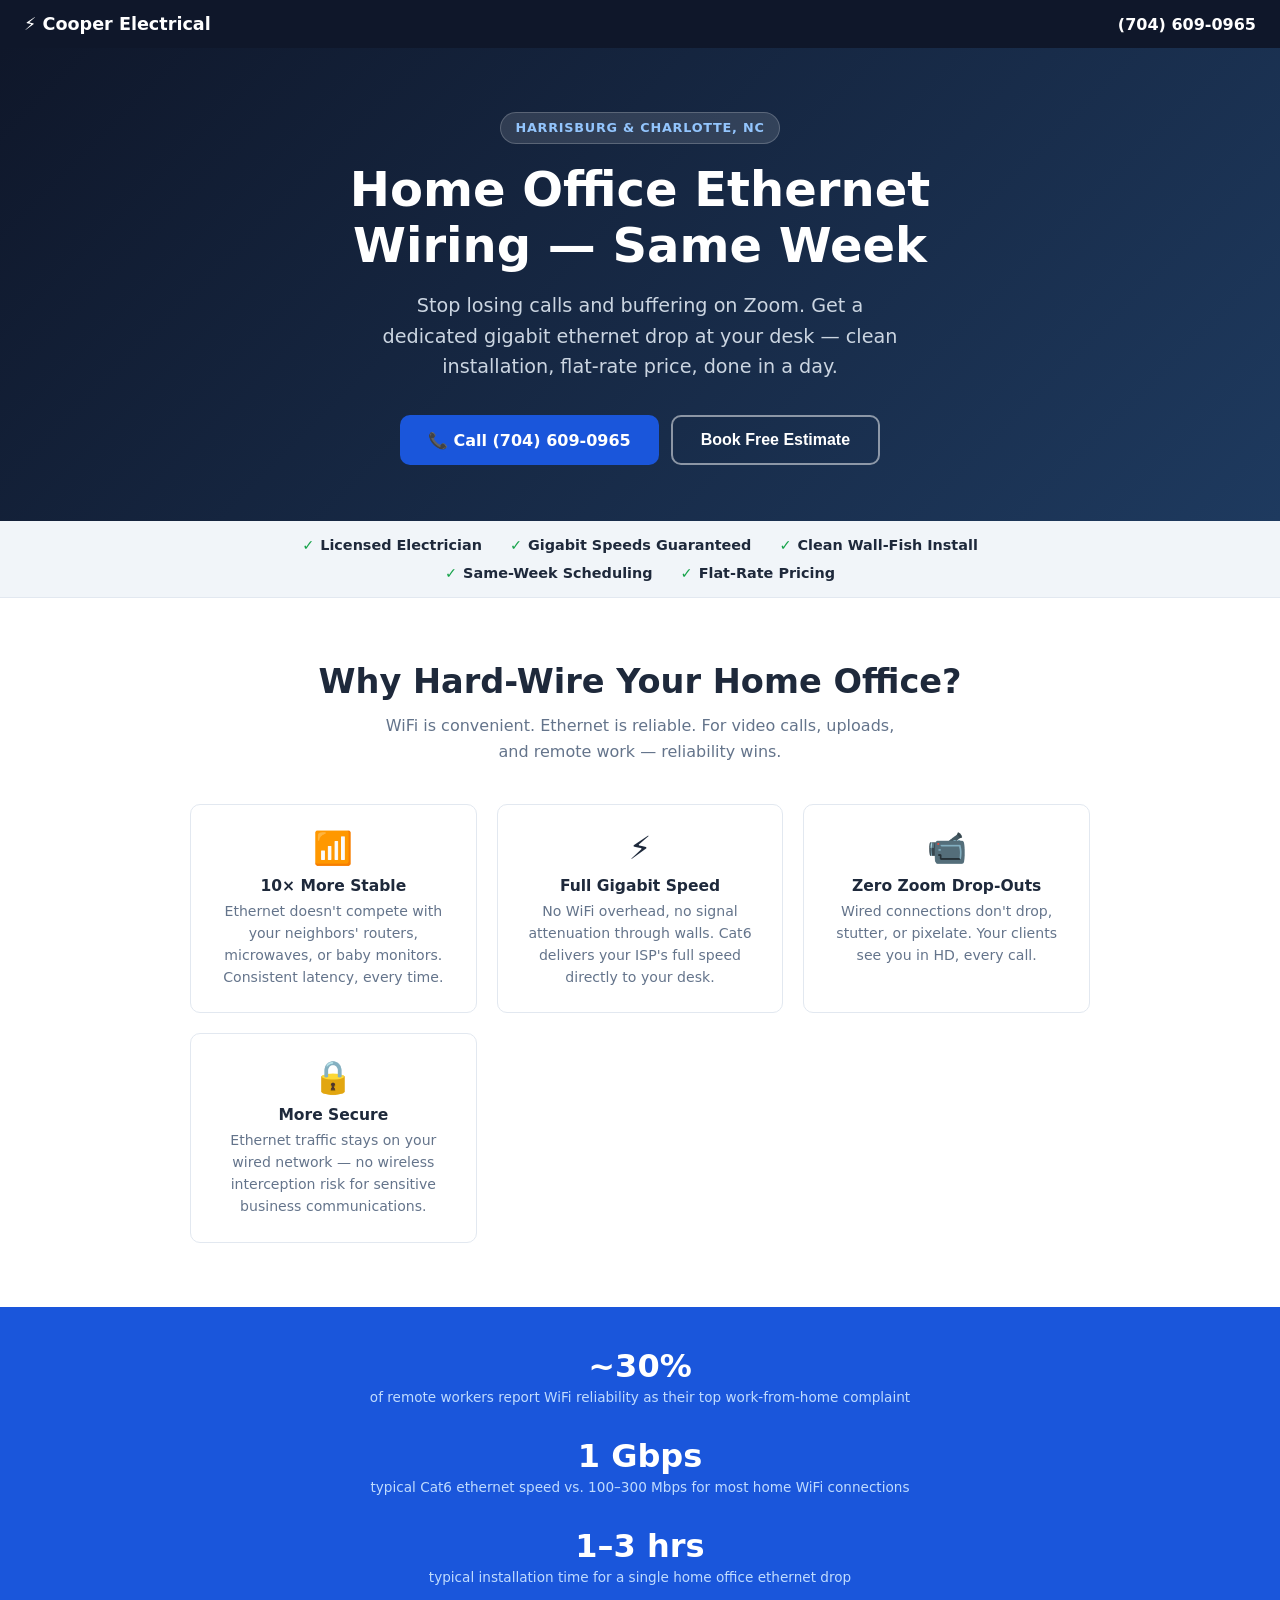
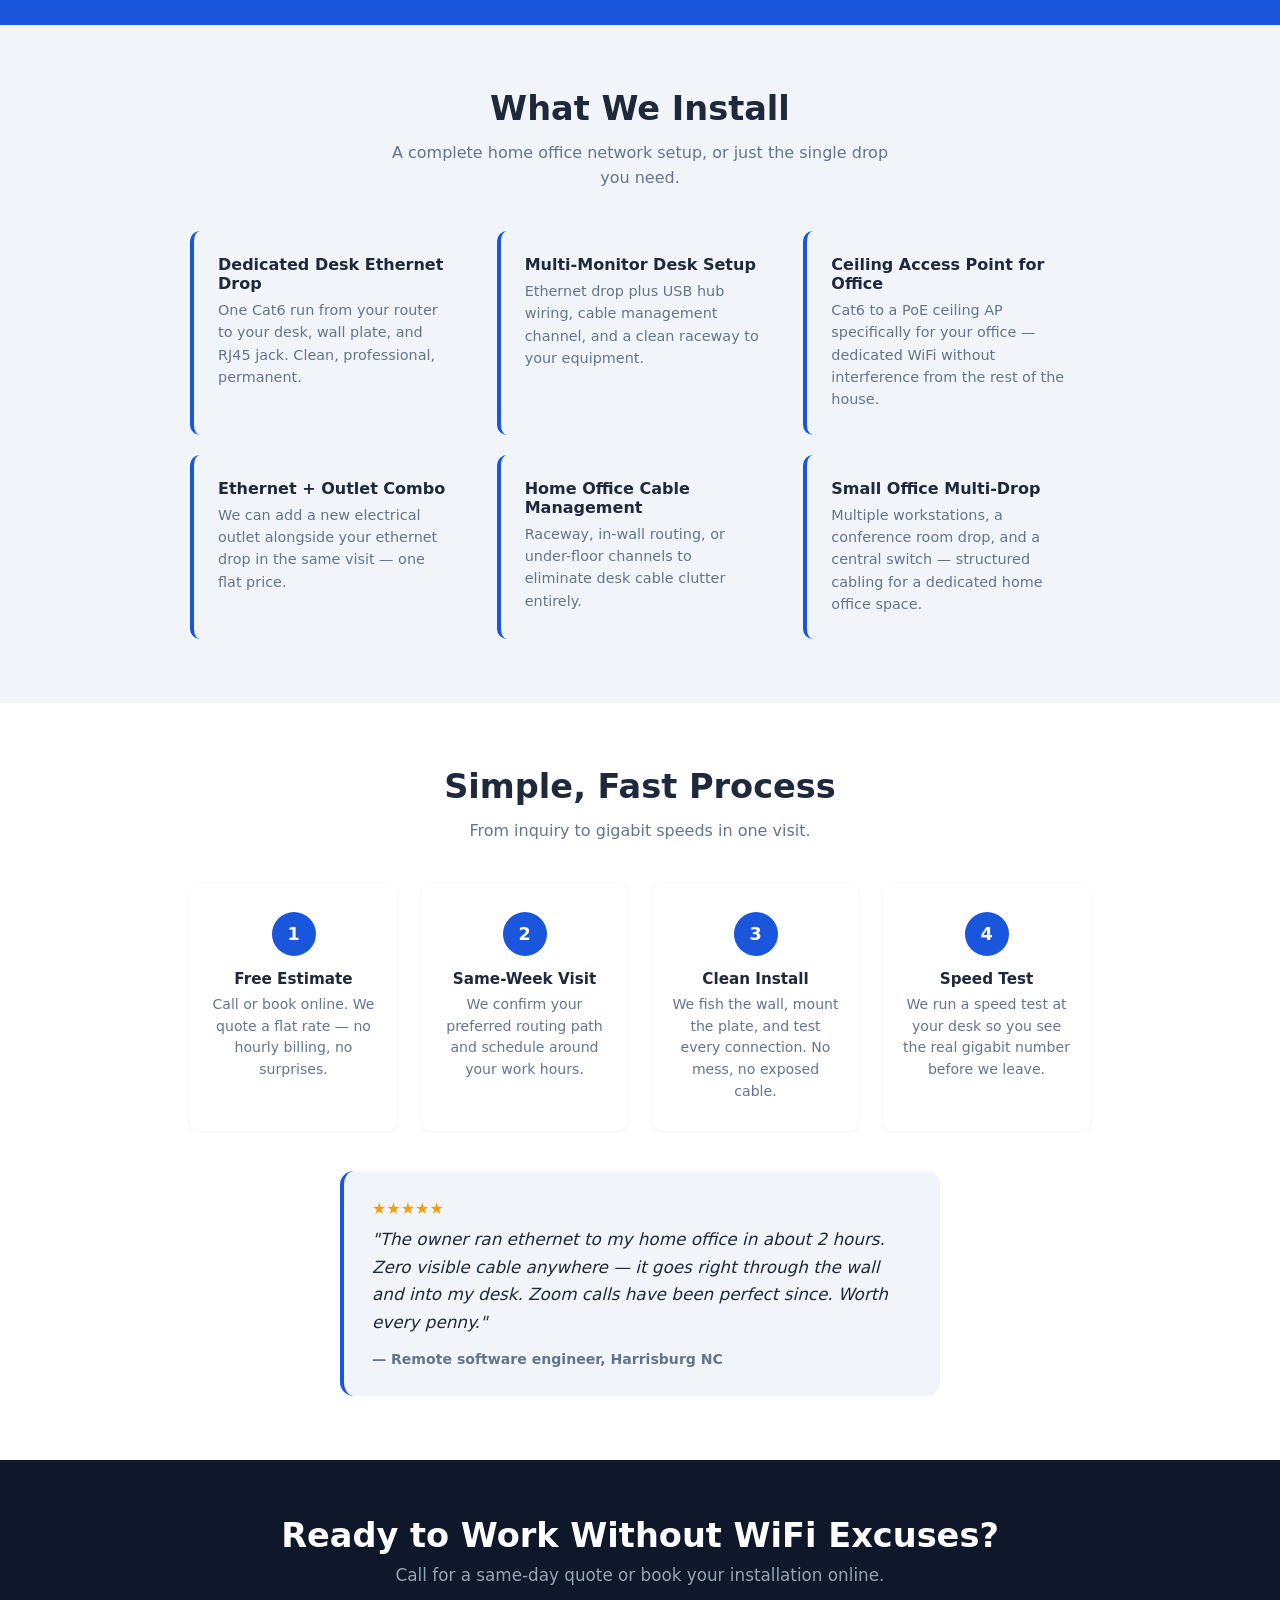
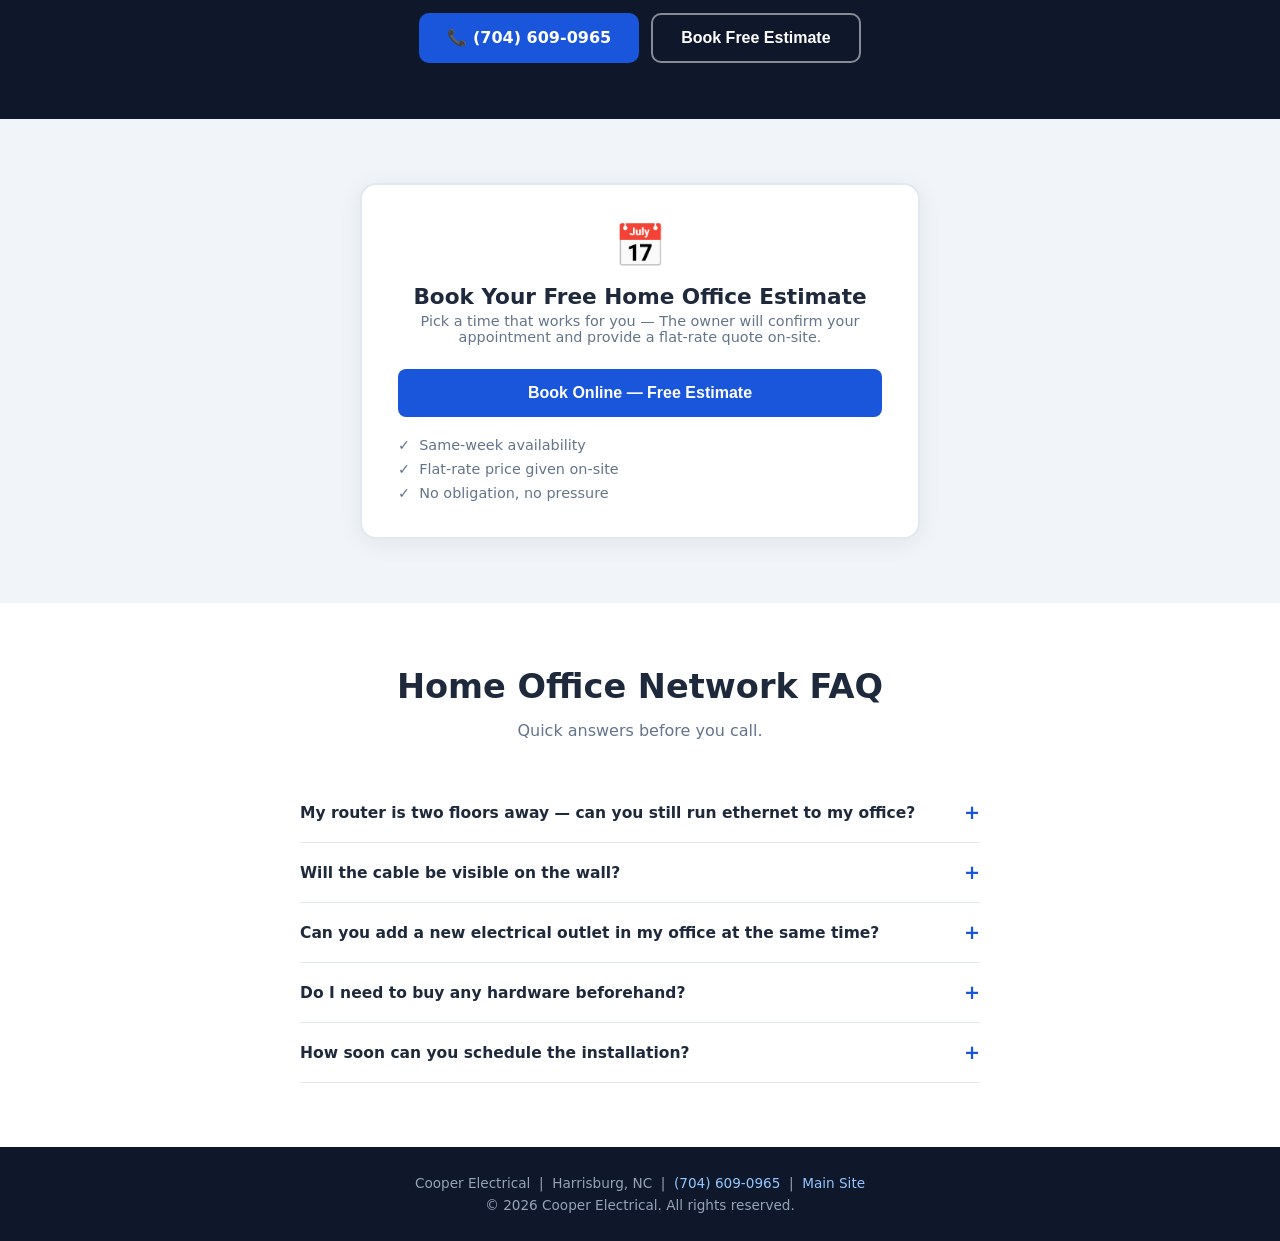
<file: home-office-network.html>
<!DOCTYPE html>
<html lang="en">
<head>
  <meta charset="UTF-8">
  <meta name="viewport" content="width=device-width, initial-scale=1.0">
  <title>Home Office Ethernet Setup Near Me | Cooper Electrical – Harrisburg, NC</title>
  <meta name="description" content="Professional home office ethernet wiring in Harrisburg, Concord & Charlotte, NC. Dedicated gigabit drop, clean cable management, same-week scheduling. Call (704) 609-0965.">

  <script async src="https://www.googletagmanager.com/gtag/js?id=G-T0JQCB5RWP"></script>
  <script>
    window.dataLayer = window.dataLayer || [];
    function gtag(){ dataLayer.push(arguments); }
    gtag('js', new Date());
    gtag('config', 'G-T0JQCB5RWP');
    gtag('config', 'AW-17992897776');
    gtag('config', 'AW-17992897776/GBSYCITNgsUcEPCp14ND', {
      phone_conversion_number: '7046090965'
    });
  </script>

  <script async src="https://online-booking.housecallpro.com/script.js?token=3bcc7813550e48a2b8075abcfa8fb0d7&orgName=Cooper-Electrical"></script>

  <style>
    *, *::before, *::after { box-sizing: border-box; margin: 0; padding: 0; }
    :root {
      --blue:   #1a56db;
      --dark:   #0f172a;
      --text:   #1e293b;
      --muted:  #64748b;
      --light:  #f1f5f9;
      --white:  #ffffff;
      --font:   'Segoe UI', system-ui, sans-serif;
      --radius: 10px;
    }
    body { font-family: var(--font); color: var(--text); background: var(--white); }

    .lp-nav { background: var(--dark); padding: 14px 24px; display: flex; align-items: center; justify-content: space-between; gap: 16px; }
    .lp-nav .logo { color: var(--white); font-weight: 700; font-size: 1.1rem; text-decoration: none; }
    .lp-nav .nav-phone { color: var(--white); font-weight: 700; font-size: 1rem; text-decoration: none; white-space: nowrap; }
    .lp-nav .nav-phone:hover { color: #93c5fd; }

    .hero { background: linear-gradient(135deg, #0f172a 0%, #1e3a5f 100%); color: var(--white); padding: 64px 24px 56px; text-align: center; }
    .hero .badge { display: inline-block; background: rgba(255,255,255,.12); border: 1px solid rgba(255,255,255,.2); color: #93c5fd; font-size: .8rem; font-weight: 600; letter-spacing: .06em; text-transform: uppercase; padding: 5px 14px; border-radius: 99px; margin-bottom: 18px; }
    .hero h1 { font-size: clamp(1.9rem, 5vw, 3rem); font-weight: 800; line-height: 1.15; max-width: 700px; margin: 0 auto 18px; }
    .hero p { font-size: clamp(1rem, 2.5vw, 1.2rem); color: #cbd5e1; max-width: 540px; margin: 0 auto 32px; line-height: 1.6; }
    .hero-ctas { display: flex; flex-wrap: wrap; gap: 12px; justify-content: center; }
    .btn { display: inline-flex; align-items: center; gap: 8px; padding: 14px 28px; border-radius: var(--radius); font-size: 1rem; font-weight: 700; text-decoration: none; cursor: pointer; border: none; transition: filter .2s, transform .15s; }
    .btn:hover { filter: brightness(1.1); transform: translateY(-1px); }
    .btn-primary { background: var(--blue); color: var(--white); }
    .btn-outline { background: transparent; color: var(--white); border: 2px solid rgba(255,255,255,.5); }
    .btn-outline:hover { border-color: var(--white); }

    .trust-bar { background: var(--light); border-bottom: 1px solid #e2e8f0; padding: 16px 24px; }
    .trust-bar ul { list-style: none; display: flex; flex-wrap: wrap; gap: 12px 28px; justify-content: center; max-width: 800px; margin: 0 auto; }
    .trust-bar li { font-size: .9rem; font-weight: 600; color: var(--text); display: flex; align-items: center; gap: 6px; }
    .trust-bar li::before { content: '✓'; color: #16a34a; font-weight: 800; }

    section { padding: 64px 24px; }
    .container { max-width: 900px; margin: 0 auto; }
    h2 { font-size: clamp(1.5rem, 4vw, 2.1rem); font-weight: 800; text-align: center; margin-bottom: 12px; }
    .section-sub { text-align: center; color: var(--muted); font-size: 1rem; margin-bottom: 40px; max-width: 520px; margin-left: auto; margin-right: auto; line-height: 1.6; }

    /* Benefits */
    .benefits-grid { display: grid; grid-template-columns: repeat(auto-fit, minmax(220px, 1fr)); gap: 20px; }
    .benefit { background: var(--white); border: 1.5px solid #e2e8f0; border-radius: var(--radius); padding: 24px; text-align: center; }
    .benefit .icon { font-size: 2rem; margin-bottom: 10px; }
    .benefit h3 { font-size: .97rem; font-weight: 700; margin-bottom: 6px; }
    .benefit p { font-size: .88rem; color: var(--muted); line-height: 1.55; }

    /* Services */
    .services-grid { display: grid; grid-template-columns: repeat(auto-fit, minmax(240px, 1fr)); gap: 20px; }
    .service-item { background: var(--light); border-radius: var(--radius); padding: 24px; border-left: 4px solid var(--blue); }
    .service-item h3 { font-size: 1rem; font-weight: 700; margin-bottom: 6px; }
    .service-item p { font-size: .9rem; color: var(--muted); line-height: 1.55; }

    /* Steps */
    .steps { display: grid; grid-template-columns: repeat(auto-fit, minmax(200px, 1fr)); gap: 24px; }
    .step { text-align: center; background: var(--white); border-radius: var(--radius); padding: 28px 20px; box-shadow: 0 1px 4px rgba(0,0,0,.06); }
    .step-num { width: 44px; height: 44px; border-radius: 50%; background: var(--blue); color: var(--white); font-weight: 800; font-size: 1.1rem; display: flex; align-items: center; justify-content: center; margin: 0 auto 14px; }
    .step h3 { font-size: .95rem; font-weight: 700; margin-bottom: 6px; }
    .step p { font-size: .88rem; color: var(--muted); line-height: 1.55; }

    /* WFH stat bar */
    .stat-bar { background: var(--blue); color: var(--white); padding: 40px 24px; text-align: center; }
    .stat-bar .stats { display: flex; flex-wrap: wrap; gap: 32px; justify-content: center; max-width: 700px; margin: 0 auto; }
    .stat-bar .stat h3 { font-size: 2rem; font-weight: 800; margin-bottom: 4px; }
    .stat-bar .stat p { font-size: .85rem; color: #bfdbfe; }

    /* CTA Band */
    .cta-band { background: var(--dark); color: var(--white); text-align: center; padding: 56px 24px; }
    .cta-band h2 { color: var(--white); margin-bottom: 10px; }
    .cta-band p { color: #94a3b8; margin-bottom: 28px; font-size: 1.05rem; }

    /* Form */
    .form-wrap { max-width: 560px; margin: 0 auto; background: var(--white); border: 2px solid #e2e8f0; border-radius: 16px; padding: 36px; box-shadow: 0 4px 24px rgba(0,0,0,.07); }
    .form-wrap h3 { font-size: 1.35rem; font-weight: 800; margin-bottom: 4px; }
    .form-wrap .sub { color: var(--muted); font-size: .9rem; margin-bottom: 24px; }
    .field { margin-bottom: 16px; }
    .field label { display: block; font-size: .88rem; font-weight: 600; margin-bottom: 5px; }
    .field input, .field select, .field textarea { width: 100%; padding: 11px 14px; border: 1.5px solid #cbd5e1; border-radius: 8px; font-size: .95rem; font-family: var(--font); color: var(--text); background: var(--white); transition: border-color .2s; }
    .field input:focus, .field select:focus, .field textarea:focus { outline: none; border-color: var(--blue); }
    .field input.invalid, .field select.invalid { border-color: #ef4444; }
    .field-error { color: #ef4444; font-size: .8rem; margin-top: 4px; }
    .field textarea { resize: vertical; min-height: 90px; }
    .submit-btn { width: 100%; padding: 15px; background: var(--blue); color: var(--white); font-size: 1rem; font-weight: 700; border: none; border-radius: 8px; cursor: pointer; transition: filter .2s; }
    .submit-btn:hover { filter: brightness(1.1); }
    .submit-btn:disabled { opacity: .6; cursor: not-allowed; }
    #form-success-lp { color: #16a34a; font-weight: 600; text-align: center; padding: 20px 0; display: none; }

    /* Testimonial */
    .testimonial-block { background: var(--light); border-radius: 14px; padding: 28px; max-width: 600px; margin: 40px auto 0; border-left: 4px solid var(--blue); }
    .testimonial-block blockquote { font-size: 1.05rem; line-height: 1.65; color: var(--text); font-style: italic; margin-bottom: 12px; }
    .testimonial-block cite { font-size: .88rem; color: var(--muted); font-style: normal; font-weight: 600; }
    .stars { color: #f59e0b; font-size: 1rem; margin-bottom: 8px; }

    /* FAQ */
    .faq-list { max-width: 680px; margin: 0 auto; }
    .faq-item { border-bottom: 1px solid #e2e8f0; padding: 18px 0; }
    .faq-item summary { font-weight: 700; cursor: pointer; list-style: none; font-size: .97rem; display: flex; justify-content: space-between; align-items: center; gap: 12px; }
    .faq-item summary::after { content: '+'; font-size: 1.2rem; color: var(--blue); flex-shrink: 0; }
    .faq-item[open] summary::after { content: '−'; }
    .faq-item p { padding-top: 10px; color: var(--muted); font-size: .93rem; line-height: 1.65; }

    .lp-footer { background: var(--dark); color: #94a3b8; text-align: center; padding: 28px 24px; font-size: .85rem; }
    .lp-footer a { color: #93c5fd; text-decoration: none; }
    .lp-footer a:hover { text-decoration: underline; }

    @media (max-width: 600px) { .form-wrap { padding: 24px 18px; } .hero { padding: 48px 18px 40px; } }
  </style>
</head>
<body>

<nav class="lp-nav">
  <a href="index.html" class="logo">⚡ Cooper Electrical</a>
  <a href="tel:+17046090965" class="nav-phone" onclick="trackCall('lp-nav')">(704) 609-0965</a>
</nav>

<section class="hero">
  <p class="badge">Harrisburg &amp; Charlotte, NC</p>
  <h1>Home Office Ethernet<br>Wiring — Same Week</h1>
  <p>Stop losing calls and buffering on Zoom. Get a dedicated gigabit ethernet drop at your desk — clean installation, flat-rate price, done in a day.</p>
  <div class="hero-ctas">
    <a href="tel:+17046090965" class="btn btn-primary" onclick="trackCall('lp-hero')">
      📞 Call (704) 609-0965
    </a>
    <button class="btn btn-outline hcp-button"
            data-token="3bcc7813550e48a2b8075abcfa8fb0d7"
            data-orgname="Cooper-Electrical"
            onclick="HCPWidget && HCPWidget.openModal(); trackBooking('lp-hero')">
      Book Free Estimate
    </button>
  </div>
</section>

<div class="trust-bar">
  <ul>
    <li>Licensed Electrician</li>
    <li>Gigabit Speeds Guaranteed</li>
    <li>Clean Wall-Fish Install</li>
    <li>Same-Week Scheduling</li>
    <li>Flat-Rate Pricing</li>
  </ul>
</div>

<!-- Benefits -->
<section>
  <div class="container">
    <h2>Why Hard-Wire Your Home Office?</h2>
    <p class="section-sub">WiFi is convenient. Ethernet is reliable. For video calls, uploads, and remote work — reliability wins.</p>
    <div class="benefits-grid">
      <div class="benefit">
        <div class="icon">📶</div>
        <h3>10× More Stable</h3>
        <p>Ethernet doesn't compete with your neighbors' routers, microwaves, or baby monitors. Consistent latency, every time.</p>
      </div>
      <div class="benefit">
        <div class="icon">⚡</div>
        <h3>Full Gigabit Speed</h3>
        <p>No WiFi overhead, no signal attenuation through walls. Cat6 delivers your ISP's full speed directly to your desk.</p>
      </div>
      <div class="benefit">
        <div class="icon">📹</div>
        <h3>Zero Zoom Drop-Outs</h3>
        <p>Wired connections don't drop, stutter, or pixelate. Your clients see you in HD, every call.</p>
      </div>
      <div class="benefit">
        <div class="icon">🔒</div>
        <h3>More Secure</h3>
        <p>Ethernet traffic stays on your wired network — no wireless interception risk for sensitive business communications.</p>
      </div>
    </div>
  </div>
</section>

<!-- Stat bar -->
<div class="stat-bar">
  <div class="stats">
    <div class="stat"><h3>~30%</h3><p>of remote workers report WiFi reliability as their top work-from-home complaint</p></div>
    <div class="stat"><h3>1 Gbps</h3><p>typical Cat6 ethernet speed vs. 100–300 Mbps for most home WiFi connections</p></div>
    <div class="stat"><h3>1–3 hrs</h3><p>typical installation time for a single home office ethernet drop</p></div>
  </div>
</div>

<!-- Services -->
<section style="background:var(--light);">
  <div class="container">
    <h2>What We Install</h2>
    <p class="section-sub">A complete home office network setup, or just the single drop you need.</p>
    <div class="services-grid">
      <div class="service-item">
        <h3>Dedicated Desk Ethernet Drop</h3>
        <p>One Cat6 run from your router to your desk, wall plate, and RJ45 jack. Clean, professional, permanent.</p>
      </div>
      <div class="service-item">
        <h3>Multi-Monitor Desk Setup</h3>
        <p>Ethernet drop plus USB hub wiring, cable management channel, and a clean raceway to your equipment.</p>
      </div>
      <div class="service-item">
        <h3>Ceiling Access Point for Office</h3>
        <p>Cat6 to a PoE ceiling AP specifically for your office — dedicated WiFi without interference from the rest of the house.</p>
      </div>
      <div class="service-item">
        <h3>Ethernet + Outlet Combo</h3>
        <p>We can add a new electrical outlet alongside your ethernet drop in the same visit — one flat price.</p>
      </div>
      <div class="service-item">
        <h3>Home Office Cable Management</h3>
        <p>Raceway, in-wall routing, or under-floor channels to eliminate desk cable clutter entirely.</p>
      </div>
      <div class="service-item">
        <h3>Small Office Multi-Drop</h3>
        <p>Multiple workstations, a conference room drop, and a central switch — structured cabling for a dedicated home office space.</p>
      </div>
    </div>
  </div>
</section>

<!-- Steps -->
<section>
  <div class="container">
    <h2>Simple, Fast Process</h2>
    <p class="section-sub">From inquiry to gigabit speeds in one visit.</p>
    <div class="steps">
      <div class="step">
        <div class="step-num">1</div>
        <h3>Free Estimate</h3>
        <p>Call or book online. We quote a flat rate — no hourly billing, no surprises.</p>
      </div>
      <div class="step">
        <div class="step-num">2</div>
        <h3>Same-Week Visit</h3>
        <p>We confirm your preferred routing path and schedule around your work hours.</p>
      </div>
      <div class="step">
        <div class="step-num">3</div>
        <h3>Clean Install</h3>
        <p>We fish the wall, mount the plate, and test every connection. No mess, no exposed cable.</p>
      </div>
      <div class="step">
        <div class="step-num">4</div>
        <h3>Speed Test</h3>
        <p>We run a speed test at your desk so you see the real gigabit number before we leave.</p>
      </div>
    </div>

    <!-- Testimonial -->
    <div class="testimonial-block">
      <div class="stars">★★★★★</div>
      <blockquote>"The owner ran ethernet to my home office in about 2 hours. Zero visible cable anywhere — it goes right through the wall and into my desk. Zoom calls have been perfect since. Worth every penny."</blockquote>
      <cite>— Remote software engineer, Harrisburg NC</cite>
    </div>
  </div>
</section>

<div class="cta-band">
  <h2>Ready to Work Without WiFi Excuses?</h2>
  <p>Call for a same-day quote or book your installation online.</p>
  <div style="display:flex;flex-wrap:wrap;gap:12px;justify-content:center;">
    <a href="tel:+17046090965" class="btn btn-primary" style="background:var(--blue);" onclick="trackCall('lp-cta-band')">
      📞 (704) 609-0965
    </a>
    <button class="btn btn-outline hcp-button"
            data-token="3bcc7813550e48a2b8075abcfa8fb0d7"
            data-orgname="Cooper-Electrical"
            onclick="HCPWidget && HCPWidget.openModal(); trackBooking('lp-cta-band')"
            style="border-color:rgba(255,255,255,.5);color:var(--white);">
      Book Free Estimate
    </button>
  </div>
</div>

<!-- BOOKING -->
<section id="quote" style="background:var(--light);">
  <div class="container">
    <div class="form-wrap" style="text-align:center;">
      <div style="font-size:2.6rem;margin-bottom:14px;">📅</div>
      <h3>Book Your Free Home Office Estimate</h3>
      <p class="sub" style="margin-bottom:24px;">Pick a time that works for you — The owner will confirm your appointment and provide a flat-rate quote on-site.</p>
      <button class="submit-btn hcp-button"
              data-token="3bcc7813550e48a2b8075abcfa8fb0d7"
              data-orgname="Cooper-Electrical"
              onclick="HCPWidget && HCPWidget.openModal(); trackBooking('lp-quote')">
        Book Online — Free Estimate
      </button>
      <ul style="list-style:none;display:flex;flex-direction:column;gap:8px;margin-top:20px;text-align:left;">
        <li style="display:flex;align-items:center;gap:8px;font-size:.9rem;color:var(--muted);">✓ &nbsp;Same-week availability</li>
        <li style="display:flex;align-items:center;gap:8px;font-size:.9rem;color:var(--muted);">✓ &nbsp;Flat-rate price given on-site</li>
        <li style="display:flex;align-items:center;gap:8px;font-size:.9rem;color:var(--muted);">✓ &nbsp;No obligation, no pressure</li>
      </ul>
    </div>
  </div>
</section>

<!-- FAQ -->
<section>
  <div class="container">
    <h2>Home Office Network FAQ</h2>
    <p class="section-sub">Quick answers before you call.</p>
    <div class="faq-list">
      <details class="faq-item">
        <summary>My router is two floors away — can you still run ethernet to my office?</summary>
        <p>Yes, that's one of the most common jobs we do. We route the cable through interior walls, using existing chases where possible, to keep the run hidden. We'll tell you the routing plan and exact price before we start.</p>
      </details>
      
      <details class="faq-item">
        <summary>Will the cable be visible on the wall?</summary>
        <p>No — we wall-fish the cable so only the wall plate is visible at each end. In older homes or specific situations where we can't fish a wall, we'll discuss a raceway option before we start.</p>
      </details>
      <details class="faq-item">
        <summary>Can you add a new electrical outlet in my office at the same time?</summary>
        <p>Yes. As a licensed electrician, we can add an outlet, a USB charging outlet, or a dedicated circuit in the same visit. We'll bundle it into one flat-rate quote.</p>
      </details>
      <details class="faq-item">
        <summary>Do I need to buy any hardware beforehand?</summary>
        <p>No — we supply the Cat6 cable, wall plates, and keystones. If you want us to install a specific access point or switch you've already purchased, that works too. Just let us know ahead of time.</p>
      </details>
      <details class="faq-item">
        <summary>How soon can you schedule the installation?</summary>
        <p>Most jobs are scheduled within 2–3 business days. Call us in the morning and there's a good chance we can get you on the schedule for the same week.</p>
      </details>
    </div>
  </div>
</section>

<footer class="lp-footer">
  <p>Cooper Electrical &nbsp;|&nbsp; Harrisburg, NC &nbsp;|&nbsp; <a href="tel:+17046090965">(704) 609-0965</a> &nbsp;|&nbsp; <a href="index.html">Main Site</a></p>
  <p style="margin-top:6px;">&copy; <span id="lp-year"></span> Cooper Electrical. All rights reserved.</p>
</footer>

<script>
  var y = document.getElementById('lp-year');
  if (y) y.textContent = new Date().getFullYear();

  function trackCall(loc) {
    if (typeof gtag === 'undefined') return;
    gtag('event', 'conversion', { send_to: 'AW-17992897776/GBSYCITNgsUcEPCp14ND', event_callback: function(){} });
    gtag('event', 'click_to_call', { event_label: loc });
  }
  function trackBooking(loc) {
    if (typeof gtag === 'undefined') return;
    gtag('event', 'book_online_click', { event_label: loc });
  }
</script>
</body>
</html>
</file>
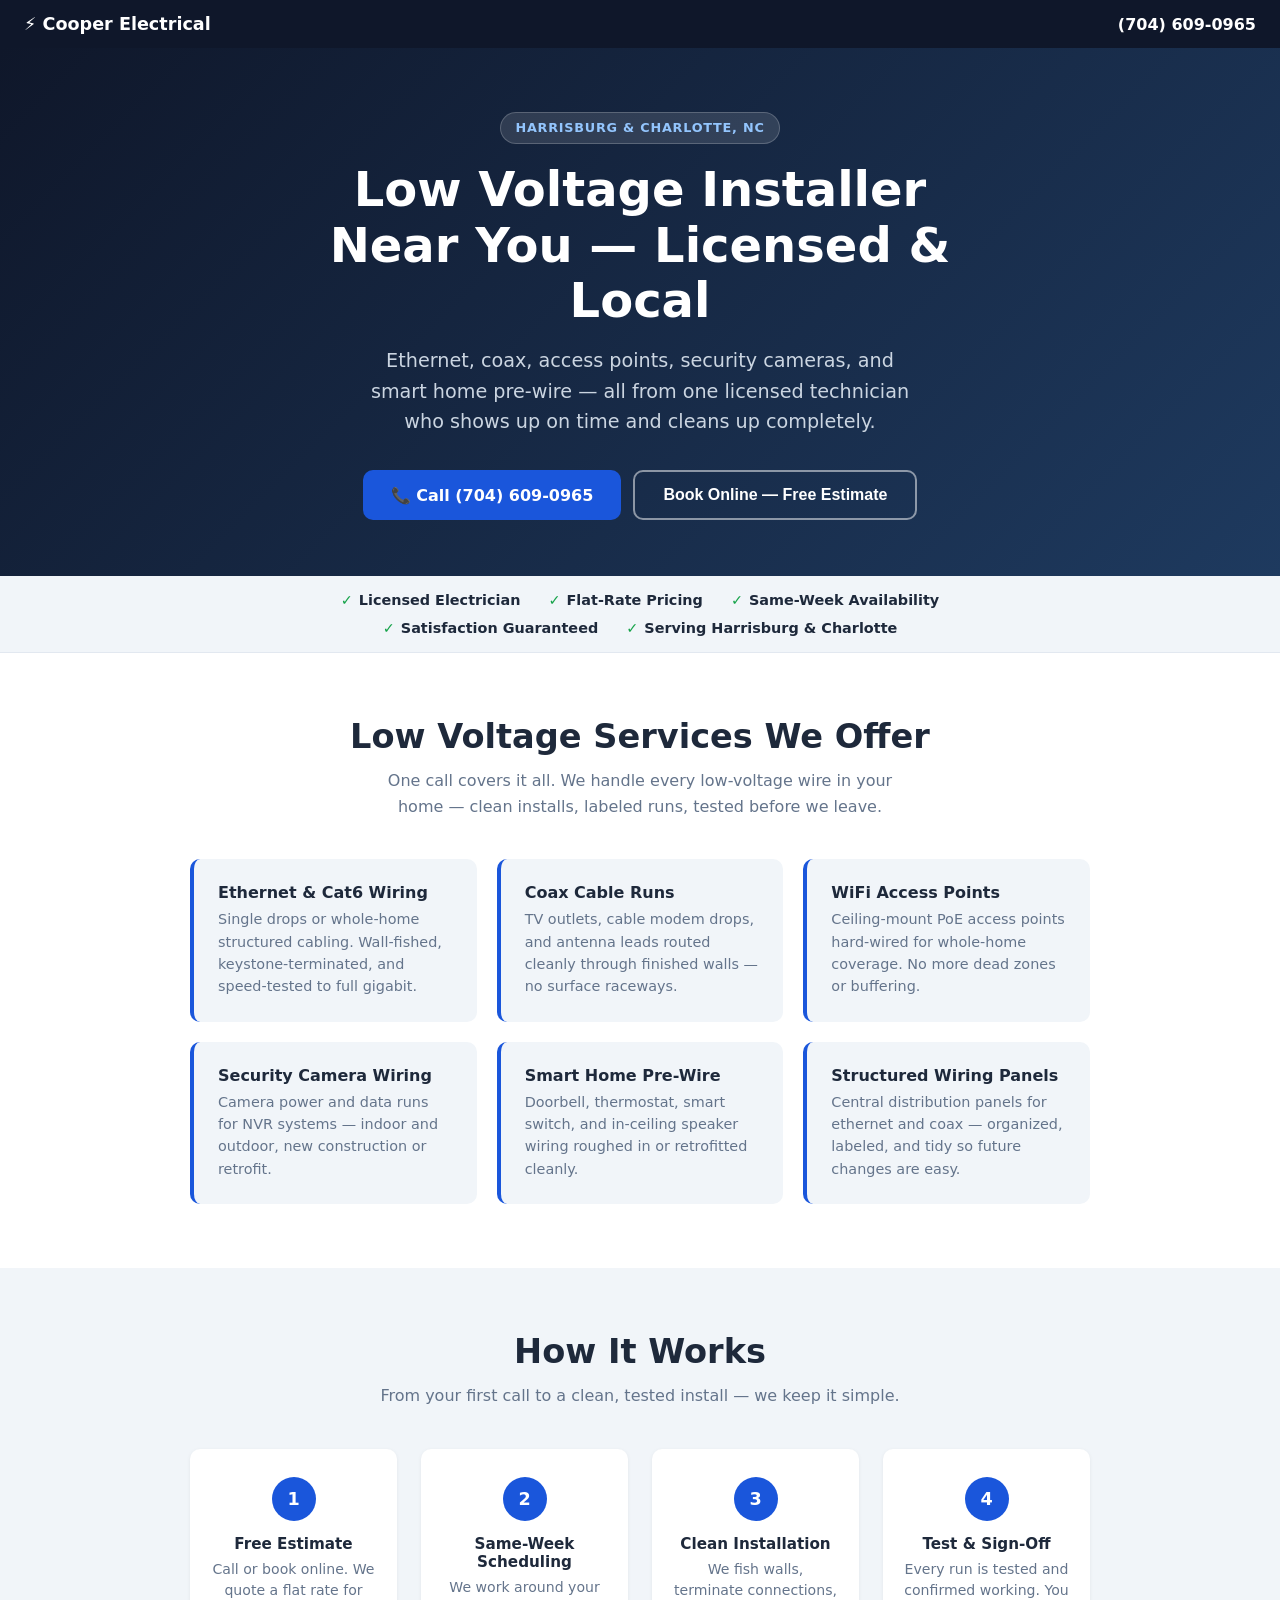
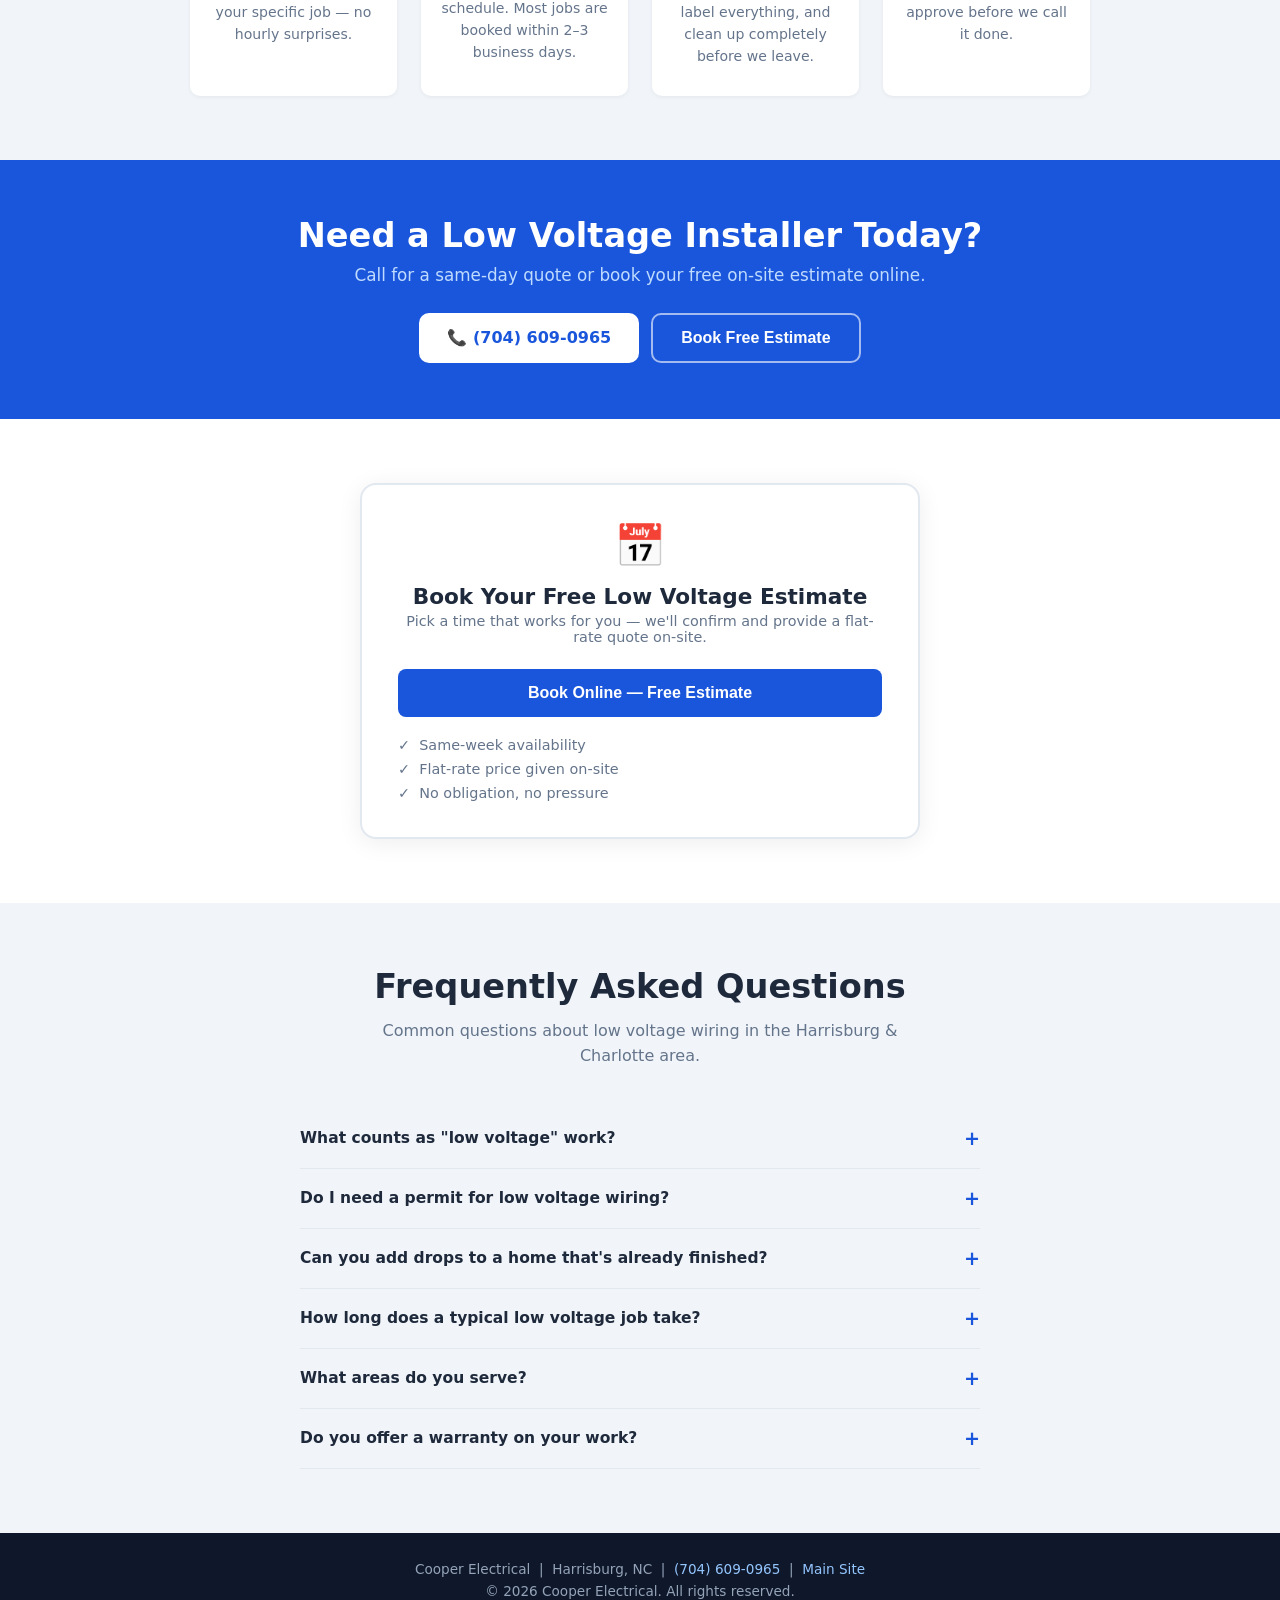
<file: low-voltage-installer.html>
<!DOCTYPE html>
<html lang="en">
<head>
  <meta charset="UTF-8">
  <meta name="viewport" content="width=device-width, initial-scale=1.0">
  <title>Low Voltage Installer Near Me | Cooper Electrical – Harrisburg, NC</title>
  <meta name="description" content="Licensed low voltage installer in Harrisburg, Concord & Charlotte, NC. Ethernet, coax, security camera wiring & smart home pre-wire. Call (704) 609-0965.">

  <!-- Google tag (GA4 + Google Ads) -->
  <script async src="https://www.googletagmanager.com/gtag/js?id=G-T0JQCB5RWP"></script>
  <script>
    window.dataLayer = window.dataLayer || [];
    function gtag(){ dataLayer.push(arguments); }
    gtag('js', new Date());
    gtag('config', 'G-T0JQCB5RWP');
    gtag('config', 'AW-17992897776');
    gtag('config', 'AW-17992897776/GBSYCITNgsUcEPCp14ND', {
      phone_conversion_number: '7046090965'
    });
  </script>

  <!-- Housecall Pro booking widget -->
  <script async src="https://online-booking.housecallpro.com/script.js?token=3bcc7813550e48a2b8075abcfa8fb0d7&orgName=Cooper-Electrical"></script>

  <style>
    *, *::before, *::after { box-sizing: border-box; margin: 0; padding: 0; }
    :root {
      --blue:   #1a56db;
      --dark:   #0f172a;
      --text:   #1e293b;
      --muted:  #64748b;
      --light:  #f1f5f9;
      --white:  #ffffff;
      --font:   'Segoe UI', system-ui, sans-serif;
      --radius: 10px;
    }
    body { font-family: var(--font); color: var(--text); background: var(--white); }

    /* ── NAV ── */
    .lp-nav {
      background: var(--dark);
      padding: 14px 24px;
      display: flex;
      align-items: center;
      justify-content: space-between;
      gap: 16px;
    }
    .lp-nav .logo { color: var(--white); font-weight: 700; font-size: 1.1rem; text-decoration: none; }
    .lp-nav .nav-phone {
      color: var(--white);
      font-weight: 700;
      font-size: 1rem;
      text-decoration: none;
      white-space: nowrap;
    }
    .lp-nav .nav-phone:hover { color: #93c5fd; }

    /* ── HERO ── */
    .hero {
      background: linear-gradient(135deg, #0f172a 0%, #1e3a5f 100%);
      color: var(--white);
      padding: 64px 24px 56px;
      text-align: center;
    }
    .hero .badge {
      display: inline-block;
      background: rgba(255,255,255,.12);
      border: 1px solid rgba(255,255,255,.2);
      color: #93c5fd;
      font-size: .8rem;
      font-weight: 600;
      letter-spacing: .06em;
      text-transform: uppercase;
      padding: 5px 14px;
      border-radius: 99px;
      margin-bottom: 18px;
    }
    .hero h1 {
      font-size: clamp(1.9rem, 5vw, 3rem);
      font-weight: 800;
      line-height: 1.15;
      max-width: 700px;
      margin: 0 auto 18px;
    }
    .hero p {
      font-size: clamp(1rem, 2.5vw, 1.2rem);
      color: #cbd5e1;
      max-width: 540px;
      margin: 0 auto 32px;
      line-height: 1.6;
    }
    .hero-ctas { display: flex; flex-wrap: wrap; gap: 12px; justify-content: center; }
    .btn {
      display: inline-flex;
      align-items: center;
      gap: 8px;
      padding: 14px 28px;
      border-radius: var(--radius);
      font-size: 1rem;
      font-weight: 700;
      text-decoration: none;
      cursor: pointer;
      border: none;
      transition: filter .2s, transform .15s;
    }
    .btn:hover { filter: brightness(1.1); transform: translateY(-1px); }
    .btn-primary { background: var(--blue); color: var(--white); }
    .btn-outline { background: transparent; color: var(--white); border: 2px solid rgba(255,255,255,.5); }
    .btn-outline:hover { border-color: var(--white); }

    /* ── TRUST BAR ── */
    .trust-bar {
      background: var(--light);
      border-bottom: 1px solid #e2e8f0;
      padding: 16px 24px;
    }
    .trust-bar ul {
      list-style: none;
      display: flex;
      flex-wrap: wrap;
      gap: 12px 28px;
      justify-content: center;
      max-width: 800px;
      margin: 0 auto;
    }
    .trust-bar li {
      font-size: .9rem;
      font-weight: 600;
      color: var(--text);
      display: flex;
      align-items: center;
      gap: 6px;
    }
    .trust-bar li::before { content: '✓'; color: #16a34a; font-weight: 800; }

    /* ── SECTIONS ── */
    section { padding: 64px 24px; }
    .container { max-width: 900px; margin: 0 auto; }
    h2 {
      font-size: clamp(1.5rem, 4vw, 2.1rem);
      font-weight: 800;
      text-align: center;
      margin-bottom: 12px;
    }
    .section-sub {
      text-align: center;
      color: var(--muted);
      font-size: 1rem;
      margin-bottom: 40px;
      max-width: 520px;
      margin-left: auto;
      margin-right: auto;
      line-height: 1.6;
    }

    /* ── SERVICES ── */
    .services-grid {
      display: grid;
      grid-template-columns: repeat(auto-fit, minmax(240px, 1fr));
      gap: 20px;
    }
    .service-item {
      background: var(--light);
      border-radius: var(--radius);
      padding: 24px;
      border-left: 4px solid var(--blue);
    }
    .service-item h3 { font-size: 1rem; font-weight: 700; margin-bottom: 6px; }
    .service-item p { font-size: .9rem; color: var(--muted); line-height: 1.55; }

    /* ── HOW IT WORKS ── */
    .steps-bg { background: var(--light); }
    .steps { display: grid; grid-template-columns: repeat(auto-fit, minmax(200px, 1fr)); gap: 24px; }
    .step {
      text-align: center;
      background: var(--white);
      border-radius: var(--radius);
      padding: 28px 20px;
      box-shadow: 0 1px 4px rgba(0,0,0,.06);
    }
    .step-num {
      width: 44px;
      height: 44px;
      border-radius: 50%;
      background: var(--blue);
      color: var(--white);
      font-weight: 800;
      font-size: 1.1rem;
      display: flex;
      align-items: center;
      justify-content: center;
      margin: 0 auto 14px;
    }
    .step h3 { font-size: .95rem; font-weight: 700; margin-bottom: 6px; }
    .step p { font-size: .88rem; color: var(--muted); line-height: 1.55; }

    /* ── CTA BAND ── */
    .cta-band {
      background: var(--blue);
      color: var(--white);
      text-align: center;
      padding: 56px 24px;
    }
    .cta-band h2 { color: var(--white); margin-bottom: 10px; }
    .cta-band p { color: #bfdbfe; margin-bottom: 28px; font-size: 1.05rem; }
    .cta-band .btn-outline { border-color: rgba(255,255,255,.6); }

    /* ── BOOKING ── */
    .form-section { background: var(--white); }
    .form-wrap {
      max-width: 560px;
      margin: 0 auto;
      background: var(--white);
      border: 2px solid #e2e8f0;
      border-radius: 16px;
      padding: 36px;
      box-shadow: 0 4px 24px rgba(0,0,0,.07);
    }
    .form-wrap h3 { font-size: 1.35rem; font-weight: 800; margin-bottom: 4px; }
    .form-wrap .sub { color: var(--muted); font-size: .9rem; margin-bottom: 24px; }
    .submit-btn {
      width: 100%;
      padding: 15px;
      background: var(--blue);
      color: var(--white);
      font-size: 1rem;
      font-weight: 700;
      border: none;
      border-radius: 8px;
      cursor: pointer;
      transition: filter .2s;
    }
    .submit-btn:hover { filter: brightness(1.1); }

    /* ── FAQ ── */
    .faq-list { max-width: 680px; margin: 0 auto; }
    .faq-item { border-bottom: 1px solid #e2e8f0; padding: 18px 0; }
    .faq-item summary {
      font-weight: 700;
      cursor: pointer;
      list-style: none;
      font-size: .97rem;
      display: flex;
      justify-content: space-between;
      align-items: center;
      gap: 12px;
    }
    .faq-item summary::after { content: '+'; font-size: 1.2rem; color: var(--blue); flex-shrink: 0; }
    .faq-item[open] summary::after { content: '−'; }
    .faq-item p { padding-top: 10px; color: var(--muted); font-size: .93rem; line-height: 1.65; }

    /* ── FOOTER ── */
    .lp-footer {
      background: var(--dark);
      color: #94a3b8;
      text-align: center;
      padding: 28px 24px;
      font-size: .85rem;
    }
    .lp-footer a { color: #93c5fd; text-decoration: none; }
    .lp-footer a:hover { text-decoration: underline; }

    @media (max-width: 600px) {
      .form-wrap { padding: 24px 18px; }
      .hero { padding: 48px 18px 40px; }
    }
  </style>
</head>
<body>

<!-- NAV -->
<nav class="lp-nav">
  <a href="index.html" class="logo">⚡ Cooper Electrical</a>
  <a href="tel:+17046090965" class="nav-phone" onclick="trackCall('lp-nav')">(704) 609-0965</a>
</nav>

<!-- HERO -->
<section class="hero">
  <p class="badge">Harrisburg &amp; Charlotte, NC</p>
  <h1>Low Voltage Installer<br>Near You — Licensed &amp; Local</h1>
  <p>Ethernet, coax, access points, security cameras, and smart home pre-wire — all from one licensed technician who shows up on time and cleans up completely.</p>
  <div class="hero-ctas">
    <a href="tel:+17046090965" class="btn btn-primary" onclick="trackCall('lp-hero')">
      📞 Call (704) 609-0965
    </a>
    <button class="btn btn-outline hcp-button"
            data-token="3bcc7813550e48a2b8075abcfa8fb0d7"
            data-orgname="Cooper-Electrical"
            onclick="HCPWidget && HCPWidget.openModal(); trackBooking('lp-hero')">
      Book Online — Free Estimate
    </button>
  </div>
</section>

<!-- TRUST BAR -->
<div class="trust-bar">
  <ul>
    <li>Licensed Electrician</li>
    <li>Flat-Rate Pricing</li>
    <li>Same-Week Availability</li>
    <li>Satisfaction Guaranteed</li>
    <li>Serving Harrisburg &amp; Charlotte</li>
  </ul>
</div>

<!-- SERVICES -->
<section>
  <div class="container">
    <h2>Low Voltage Services We Offer</h2>
    <p class="section-sub">One call covers it all. We handle every low-voltage wire in your home — clean installs, labeled runs, tested before we leave.</p>
    <div class="services-grid">
      <div class="service-item">
        <h3>Ethernet &amp; Cat6 Wiring</h3>
        <p>Single drops or whole-home structured cabling. Wall-fished, keystone-terminated, and speed-tested to full gigabit.</p>
      </div>
      <div class="service-item">
        <h3>Coax Cable Runs</h3>
        <p>TV outlets, cable modem drops, and antenna leads routed cleanly through finished walls — no surface raceways.</p>
      </div>
      <div class="service-item">
        <h3>WiFi Access Points</h3>
        <p>Ceiling-mount PoE access points hard-wired for whole-home coverage. No more dead zones or buffering.</p>
      </div>
      <div class="service-item">
        <h3>Security Camera Wiring</h3>
        <p>Camera power and data runs for NVR systems — indoor and outdoor, new construction or retrofit.</p>
      </div>
      <div class="service-item">
        <h3>Smart Home Pre-Wire</h3>
        <p>Doorbell, thermostat, smart switch, and in-ceiling speaker wiring roughed in or retrofitted cleanly.</p>
      </div>
      <div class="service-item">
        <h3>Structured Wiring Panels</h3>
        <p>Central distribution panels for ethernet and coax — organized, labeled, and tidy so future changes are easy.</p>
      </div>
    </div>
  </div>
</section>

<!-- HOW IT WORKS -->
<section class="steps-bg">
  <div class="container">
    <h2>How It Works</h2>
    <p class="section-sub">From your first call to a clean, tested install — we keep it simple.</p>
    <div class="steps">
      <div class="step">
        <div class="step-num">1</div>
        <h3>Free Estimate</h3>
        <p>Call or book online. We quote a flat rate for your specific job — no hourly surprises.</p>
      </div>
      <div class="step">
        <div class="step-num">2</div>
        <h3>Same-Week Scheduling</h3>
        <p>We work around your schedule. Most jobs are booked within 2–3 business days.</p>
      </div>
      <div class="step">
        <div class="step-num">3</div>
        <h3>Clean Installation</h3>
        <p>We fish walls, terminate connections, label everything, and clean up completely before we leave.</p>
      </div>
      <div class="step">
        <div class="step-num">4</div>
        <h3>Test &amp; Sign-Off</h3>
        <p>Every run is tested and confirmed working. You approve before we call it done.</p>
      </div>
    </div>
  </div>
</section>

<!-- MID-PAGE CTA BAND -->
<div class="cta-band">
  <h2>Need a Low Voltage Installer Today?</h2>
  <p>Call for a same-day quote or book your free on-site estimate online.</p>
  <div style="display:flex;flex-wrap:wrap;gap:12px;justify-content:center;">
    <a href="tel:+17046090965" class="btn btn-primary" style="background:#fff;color:var(--blue);" onclick="trackCall('lp-cta-band')">
      📞 (704) 609-0965
    </a>
    <button class="btn btn-outline hcp-button"
            data-token="3bcc7813550e48a2b8075abcfa8fb0d7"
            data-orgname="Cooper-Electrical"
            onclick="HCPWidget && HCPWidget.openModal(); trackBooking('lp-cta-band')">
      Book Free Estimate
    </button>
  </div>
</div>

<!-- BOOKING -->
<section class="form-section" id="quote">
  <div class="container">
    <div class="form-wrap" style="text-align:center;">
      <div style="font-size:2.6rem;margin-bottom:14px;">📅</div>
      <h3>Book Your Free Low Voltage Estimate</h3>
      <p class="sub" style="margin-bottom:24px;">Pick a time that works for you — we'll confirm and provide a flat-rate quote on-site.</p>
      <button class="submit-btn hcp-button"
              data-token="3bcc7813550e48a2b8075abcfa8fb0d7"
              data-orgname="Cooper-Electrical"
              onclick="HCPWidget && HCPWidget.openModal(); trackBooking('lp-quote')">
        Book Online — Free Estimate
      </button>
      <ul style="list-style:none;display:flex;flex-direction:column;gap:8px;margin-top:20px;text-align:left;">
        <li style="display:flex;align-items:center;gap:8px;font-size:.9rem;color:var(--muted);">✓ &nbsp;Same-week availability</li>
        <li style="display:flex;align-items:center;gap:8px;font-size:.9rem;color:var(--muted);">✓ &nbsp;Flat-rate price given on-site</li>
        <li style="display:flex;align-items:center;gap:8px;font-size:.9rem;color:var(--muted);">✓ &nbsp;No obligation, no pressure</li>
      </ul>
    </div>
  </div>
</section>

<!-- FAQ -->
<section style="background:var(--light);">
  <div class="container">
    <h2>Frequently Asked Questions</h2>
    <p class="section-sub">Common questions about low voltage wiring in the Harrisburg &amp; Charlotte area.</p>
    <div class="faq-list">
      <details class="faq-item">
        <summary>What counts as "low voltage" work?</summary>
        <p>Low voltage work covers any wiring that runs at 50 volts or less — ethernet, coaxial cable, security camera lines, speaker wire, doorbell wiring, thermostat wire, and similar signal or data cables. Unlike standard electrical work, low voltage wiring does not power outlets or appliances.</p>
      </details>
      <details class="faq-item">
        <summary>Do I need a permit for low voltage wiring?</summary>
        <p>In most cases, no. Low voltage data and signal cables (ethernet, coax, camera wire) are typically exempt from permit requirements in North Carolina for residential work. We'll let you know if your specific job has any exceptions.</p>
      </details>
      <details class="faq-item">
        <summary>Can you add drops to a home that's already finished?</summary>
        <p>Yes — that's most of what we do. We use fishing techniques and low-profile wall plates to route cable through finished walls without large cuts or visible raceways. Most homeowners are surprised at how clean the result looks.</p>
      </details>
      <details class="faq-item">
        <summary>How long does a typical low voltage job take?</summary>
        <p>A single ethernet or coax drop takes 1–2 hours. Multi-room jobs usually run 3–5 hours. A full structured wiring panel with 6–10 drops can take a full day. We'll give you a time estimate along with your flat-rate quote.</p>
      </details>
      <details class="faq-item">
        <summary>What areas do you serve?</summary>
        <p>We primarily serve Harrisburg, Concord, Kannapolis, Huntersville, Mooresville, and the greater Charlotte, NC metro area. Call us if you're not sure — we may be able to accommodate.</p>
      </details>
      <details class="faq-item">
        <summary>Do you offer a warranty on your work?</summary>
        <p>Yes. We warranty our workmanship for 1 year. If a termination fails or a run tests below spec, we come back and fix it at no charge.</p>
      </details>
    </div>
  </div>
</section>

<!-- FOOTER -->
<footer class="lp-footer">
  <p>Cooper Electrical &nbsp;|&nbsp; Harrisburg, NC &nbsp;|&nbsp; <a href="tel:+17046090965">(704) 609-0965</a> &nbsp;|&nbsp; <a href="index.html">Main Site</a></p>
  <p style="margin-top:6px;">&copy; <span id="lp-year"></span> Cooper Electrical. All rights reserved.</p>
</footer>

<script>
  var y = document.getElementById('lp-year');
  if (y) y.textContent = new Date().getFullYear();

  function trackCall(loc) {
    if (typeof gtag === 'undefined') return;
    gtag('event', 'conversion', { send_to: 'AW-17992897776/GBSYCITNgsUcEPCp14ND', event_callback: function(){} });
    gtag('event', 'click_to_call', { event_label: loc });
  }
  function trackBooking(loc) {
    if (typeof gtag === 'undefined') return;
    gtag('event', 'book_online_click', { event_label: loc });
  }
</script>
</body>
</html>
</file>
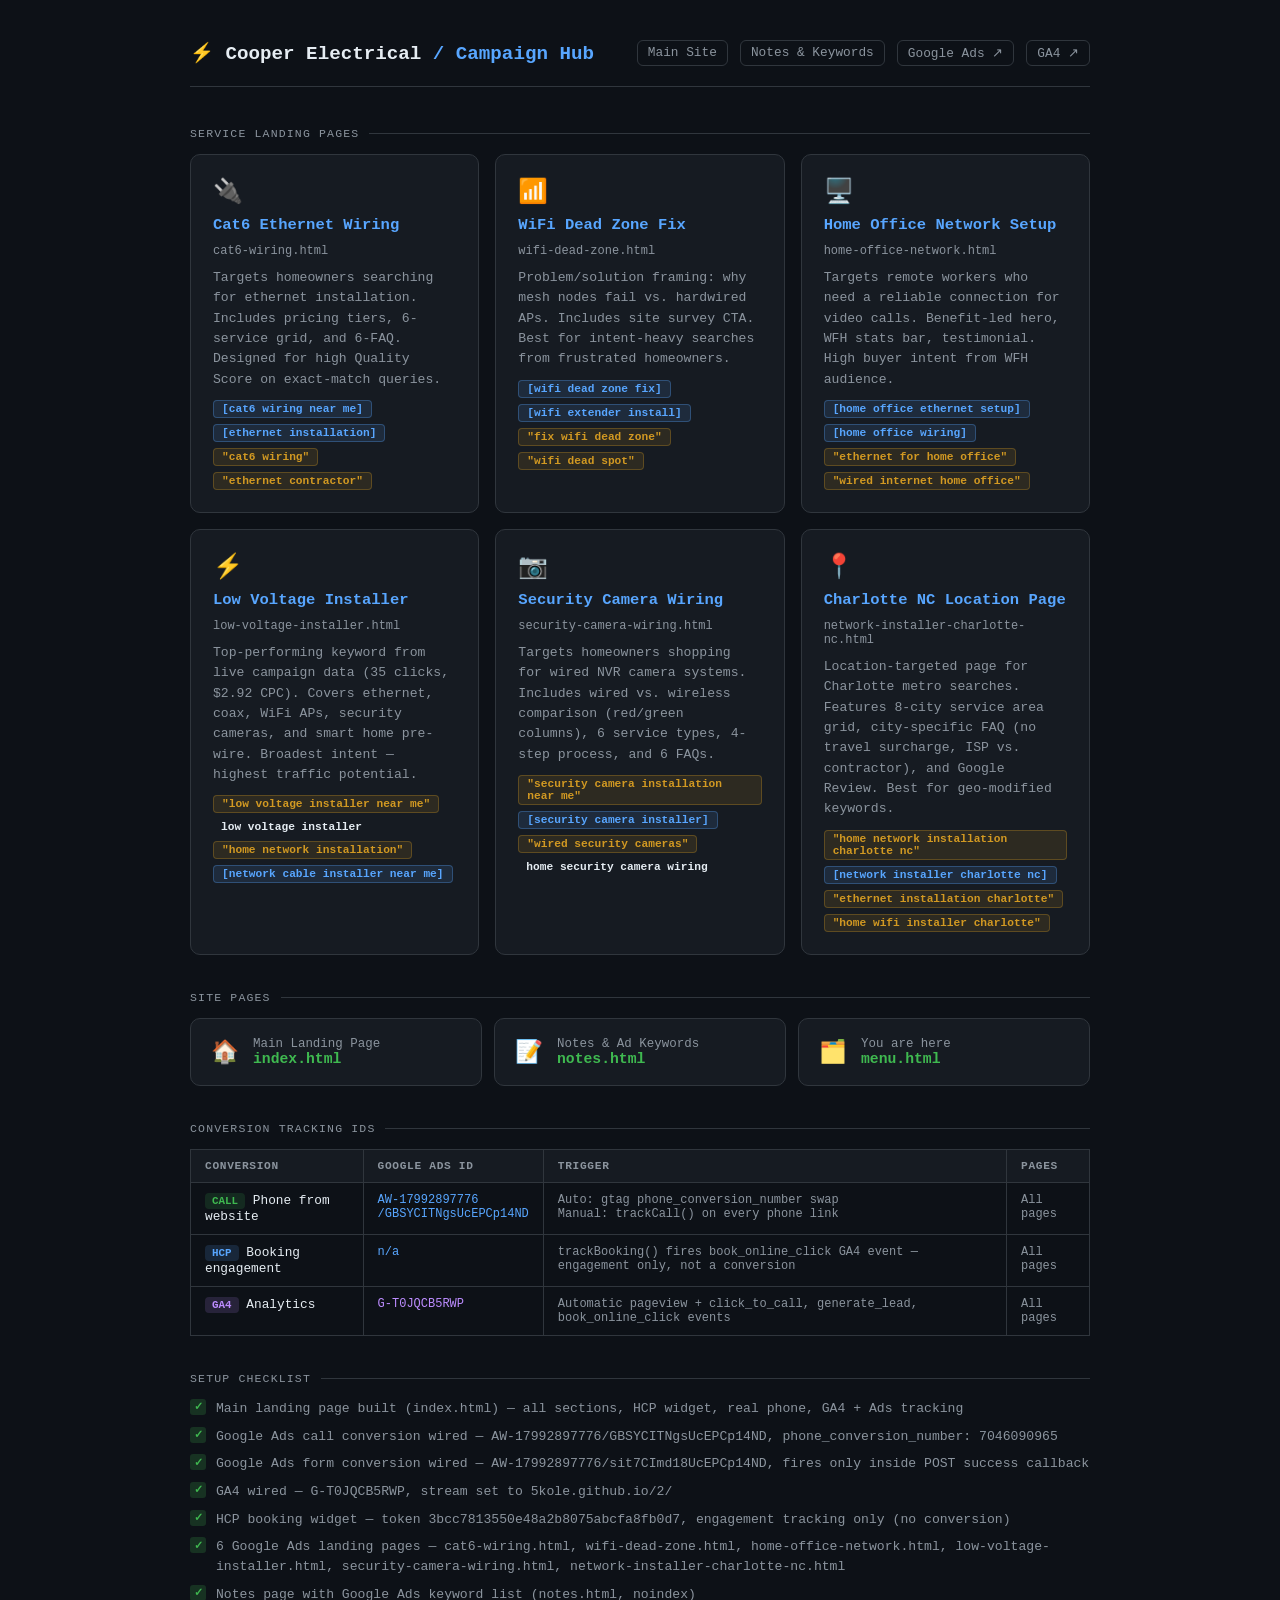
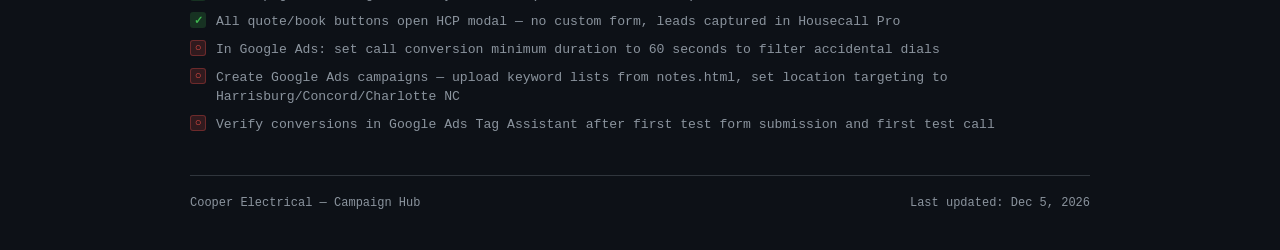
<file: menu.html>
<!DOCTYPE html>
<html lang="en">
<head>
  <meta charset="UTF-8">
  <meta name="viewport" content="width=device-width, initial-scale=1.0">
  <title>Cooper Electrical — Campaign Menu</title>
  <meta name="robots" content="noindex, nofollow">
  <style>
    *, *::before, *::after { box-sizing: border-box; margin: 0; padding: 0; }
    :root {
      --bg:      #0d1117;
      --surface: #161b22;
      --border:  #30363d;
      --text:    #e6edf3;
      --muted:   #8b949e;
      --blue:    #58a6ff;
      --green:   #3fb950;
      --yellow:  #d29922;
      --red:     #f85149;
      --purple:  #bc8cff;
      --font:    'JetBrains Mono', 'Fira Code', 'Courier New', monospace;
    }
    body {
      font-family: var(--font);
      background: var(--bg);
      color: var(--text);
      min-height: 100vh;
      padding: 40px 24px;
    }
    .page-header {
      max-width: 900px;
      margin: 0 auto 40px;
      display: flex;
      align-items: center;
      justify-content: space-between;
      flex-wrap: wrap;
      gap: 12px;
      padding-bottom: 20px;
      border-bottom: 1px solid var(--border);
    }
    .page-header h1 { font-size: 1.2rem; color: var(--text); }
    .page-header h1 span { color: var(--blue); }
    .header-links { display: flex; gap: 12px; flex-wrap: wrap; }
    .header-links a {
      color: var(--muted);
      text-decoration: none;
      font-size: .8rem;
      padding: 4px 10px;
      border: 1px solid var(--border);
      border-radius: 6px;
      transition: color .2s, border-color .2s;
    }
    .header-links a:hover { color: var(--blue); border-color: var(--blue); }

    .container { max-width: 900px; margin: 0 auto; }

    /* Section headers */
    .section-label {
      font-size: .72rem;
      color: var(--muted);
      letter-spacing: .1em;
      text-transform: uppercase;
      margin-bottom: 14px;
      display: flex;
      align-items: center;
      gap: 10px;
    }
    .section-label::after {
      content: '';
      flex: 1;
      height: 1px;
      background: var(--border);
    }

    /* Landing page cards */
    .lp-grid {
      display: grid;
      grid-template-columns: repeat(auto-fit, minmax(260px, 1fr));
      gap: 16px;
      margin-bottom: 36px;
    }
    .lp-card {
      background: var(--surface);
      border: 1px solid var(--border);
      border-radius: 10px;
      padding: 22px;
      text-decoration: none;
      color: var(--text);
      transition: border-color .2s, box-shadow .2s;
      display: flex;
      flex-direction: column;
      gap: 10px;
    }
    .lp-card:hover { border-color: var(--blue); box-shadow: 0 0 0 1px var(--blue); }
    .lp-card .card-icon { font-size: 1.5rem; }
    .lp-card .card-title { font-size: .97rem; font-weight: 700; color: var(--blue); }
    .lp-card .card-url { font-size: .75rem; color: var(--muted); }
    .lp-card .card-desc { font-size: .82rem; color: var(--muted); line-height: 1.55; }
    .card-keywords { display: flex; flex-wrap: wrap; gap: 6px; }
    .kw {
      font-size: .7rem;
      padding: 2px 8px;
      border-radius: 4px;
      font-weight: 600;
    }
    .kw-exact   { background: rgba(88,166,255,.12); color: var(--blue); border: 1px solid rgba(88,166,255,.3); }
    .kw-phrase  { background: rgba(210,153,34,.12); color: var(--yellow); border: 1px solid rgba(210,153,34,.3); }

    /* Main site + notes row */
    .meta-grid {
      display: grid;
      grid-template-columns: repeat(auto-fit, minmax(200px, 1fr));
      gap: 12px;
      margin-bottom: 36px;
    }
    .meta-card {
      background: var(--surface);
      border: 1px solid var(--border);
      border-radius: 10px;
      padding: 18px 20px;
      text-decoration: none;
      color: var(--text);
      display: flex;
      align-items: center;
      gap: 14px;
      transition: border-color .2s;
    }
    .meta-card:hover { border-color: var(--green); }
    .meta-card .meta-icon { font-size: 1.4rem; }
    .meta-card .meta-label { font-size: .78rem; color: var(--muted); }
    .meta-card .meta-title { font-size: .92rem; font-weight: 700; color: var(--green); }

    /* Conversion tracking summary */
    .conversion-table {
      width: 100%;
      border-collapse: collapse;
      font-size: .8rem;
      margin-bottom: 36px;
    }
    .conversion-table th {
      background: var(--surface);
      color: var(--muted);
      font-size: .7rem;
      letter-spacing: .06em;
      text-transform: uppercase;
      padding: 10px 14px;
      text-align: left;
      border: 1px solid var(--border);
    }
    .conversion-table td {
      padding: 10px 14px;
      border: 1px solid var(--border);
      color: var(--text);
      vertical-align: top;
    }
    .conversion-table tr:hover td { background: rgba(255,255,255,.02); }
    .tag {
      display: inline-block;
      font-size: .68rem;
      padding: 2px 7px;
      border-radius: 4px;
      font-weight: 700;
    }
    .tag-call  { background: rgba(63,185,80,.15); color: var(--green); }
    .tag-form  { background: rgba(88,166,255,.15); color: var(--blue); }
    .tag-ga4   { background: rgba(188,140,255,.15); color: var(--purple); }

    /* Checklist */
    .checklist { list-style: none; font-size: .82rem; display: flex; flex-direction: column; gap: 8px; margin-bottom: 36px; }
    .checklist li { display: flex; align-items: flex-start; gap: 10px; color: var(--muted); }
    .checklist li .ci { flex-shrink: 0; width: 16px; height: 16px; border-radius: 3px; display: flex; align-items: center; justify-content: center; font-size: .7rem; font-weight: 800; }
    .ci-done  { background: rgba(63,185,80,.2); color: var(--green); }
    .ci-todo  { background: rgba(248,81,73,.15); color: var(--red); border: 1px solid rgba(248,81,73,.3); }
    .checklist li .ci-text { line-height: 1.5; }
    .checklist li .ci-text .badge { display: inline-block; background: rgba(210,153,34,.15); color: var(--yellow); font-size: .68rem; padding: 1px 6px; border-radius: 3px; margin-left: 5px; }

    .footer-bar {
      max-width: 900px;
      margin: 40px auto 0;
      padding-top: 20px;
      border-top: 1px solid var(--border);
      font-size: .75rem;
      color: var(--muted);
      display: flex;
      justify-content: space-between;
      flex-wrap: wrap;
      gap: 8px;
    }
  </style>
</head>
<body>

<div class="page-header">
  <h1>⚡ Cooper Electrical <span>/ Campaign Hub</span></h1>
  <div class="header-links">
    <a href="index.html">Main Site</a>
    <a href="notes.html">Notes &amp; Keywords</a>
    <a href="https://ads.google.com" target="_blank" rel="noopener">Google Ads ↗</a>
    <a href="https://analytics.google.com" target="_blank" rel="noopener">GA4 ↗</a>
  </div>
</div>

<div class="container">

  <!-- Landing pages -->
  <p class="section-label">Service Landing Pages</p>
  <div class="lp-grid">

    <a href="cat6-wiring.html" class="lp-card">
      <div class="card-icon">🔌</div>
      <div class="card-title">Cat6 Ethernet Wiring</div>
      <div class="card-url">cat6-wiring.html</div>
      <div class="card-desc">Targets homeowners searching for ethernet installation. Includes pricing tiers, 6-service grid, and 6-FAQ. Designed for high Quality Score on exact-match queries.</div>
      <div class="card-keywords">
        <span class="kw kw-exact">[cat6 wiring near me]</span>
        <span class="kw kw-exact">[ethernet installation]</span>
        <span class="kw kw-phrase">"cat6 wiring"</span>
        <span class="kw kw-phrase">"ethernet contractor"</span>
      </div>
    </a>

    <a href="wifi-dead-zone.html" class="lp-card">
      <div class="card-icon">📶</div>
      <div class="card-title">WiFi Dead Zone Fix</div>
      <div class="card-url">wifi-dead-zone.html</div>
      <div class="card-desc">Problem/solution framing: why mesh nodes fail vs. hardwired APs. Includes site survey CTA. Best for intent-heavy searches from frustrated homeowners.</div>
      <div class="card-keywords">
        <span class="kw kw-exact">[wifi dead zone fix]</span>
        <span class="kw kw-exact">[wifi extender install]</span>
        <span class="kw kw-phrase">"fix wifi dead zone"</span>
        <span class="kw kw-phrase">"wifi dead spot"</span>
      </div>
    </a>

    <a href="home-office-network.html" class="lp-card">
      <div class="card-icon">🖥️</div>
      <div class="card-title">Home Office Network Setup</div>
      <div class="card-url">home-office-network.html</div>
      <div class="card-desc">Targets remote workers who need a reliable connection for video calls. Benefit-led hero, WFH stats bar, testimonial. High buyer intent from WFH audience.</div>
      <div class="card-keywords">
        <span class="kw kw-exact">[home office ethernet setup]</span>
        <span class="kw kw-exact">[home office wiring]</span>
        <span class="kw kw-phrase">"ethernet for home office"</span>
        <span class="kw kw-phrase">"wired internet home office"</span>
      </div>
    </a>

    <a href="low-voltage-installer.html" class="lp-card">
      <div class="card-icon">⚡</div>
      <div class="card-title">Low Voltage Installer</div>
      <div class="card-url">low-voltage-installer.html</div>
      <div class="card-desc">Top-performing keyword from live campaign data (35 clicks, $2.92 CPC). Covers ethernet, coax, WiFi APs, security cameras, and smart home pre-wire. Broadest intent — highest traffic potential.</div>
      <div class="card-keywords">
        <span class="kw kw-phrase">"low voltage installer near me"</span>
        <span class="kw kw-broad">low voltage installer</span>
        <span class="kw kw-phrase">"home network installation"</span>
        <span class="kw kw-exact">[network cable installer near me]</span>
      </div>
    </a>

    <a href="security-camera-wiring.html" class="lp-card">
      <div class="card-icon">📷</div>
      <div class="card-title">Security Camera Wiring</div>
      <div class="card-url">security-camera-wiring.html</div>
      <div class="card-desc">Targets homeowners shopping for wired NVR camera systems. Includes wired vs. wireless comparison (red/green columns), 6 service types, 4-step process, and 6 FAQs.</div>
      <div class="card-keywords">
        <span class="kw kw-phrase">"security camera installation near me"</span>
        <span class="kw kw-exact">[security camera installer]</span>
        <span class="kw kw-phrase">"wired security cameras"</span>
        <span class="kw kw-broad">home security camera wiring</span>
      </div>
    </a>

    <a href="network-installer-charlotte-nc.html" class="lp-card">
      <div class="card-icon">📍</div>
      <div class="card-title">Charlotte NC Location Page</div>
      <div class="card-url">network-installer-charlotte-nc.html</div>
      <div class="card-desc">Location-targeted page for Charlotte metro searches. Features 8-city service area grid, city-specific FAQ (no travel surcharge, ISP vs. contractor), and Google Review. Best for geo-modified keywords.</div>
      <div class="card-keywords">
        <span class="kw kw-phrase">"home network installation charlotte nc"</span>
        <span class="kw kw-exact">[network installer charlotte nc]</span>
        <span class="kw kw-phrase">"ethernet installation charlotte"</span>
        <span class="kw kw-phrase">"home wifi installer charlotte"</span>
      </div>
    </a>

  </div>

  <!-- Meta pages -->
  <p class="section-label">Site Pages</p>
  <div class="meta-grid">
    <a href="index.html" class="meta-card">
      <div class="meta-icon">🏠</div>
      <div>
        <div class="meta-label">Main Landing Page</div>
        <div class="meta-title">index.html</div>
      </div>
    </a>
    <a href="notes.html" class="meta-card">
      <div class="meta-icon">📝</div>
      <div>
        <div class="meta-label">Notes &amp; Ad Keywords</div>
        <div class="meta-title">notes.html</div>
      </div>
    </a>
    <a href="menu.html" class="meta-card">
      <div class="meta-icon">🗂️</div>
      <div>
        <div class="meta-label">You are here</div>
        <div class="meta-title">menu.html</div>
      </div>
    </a>
  </div>

  <!-- Conversion tracking -->
  <p class="section-label">Conversion Tracking IDs</p>
  <table class="conversion-table">
    <thead>
      <tr>
        <th>Conversion</th>
        <th>Google Ads ID</th>
        <th>Trigger</th>
        <th>Pages</th>
      </tr>
    </thead>
    <tbody>
      <tr>
        <td><span class="tag tag-call">CALL</span> Phone from website</td>
        <td style="font-size:.75rem;color:#58a6ff;">AW-17992897776<br>/GBSYCITNgsUcEPCp14ND</td>
        <td style="font-size:.75rem;color:#8b949e;">Auto: gtag phone_conversion_number swap<br>Manual: trackCall() on every phone link</td>
        <td style="font-size:.75rem;color:#8b949e;">All pages</td>
      </tr>
      <tr>
        <td><span class="tag tag-form">HCP</span> Booking engagement</td>
        <td style="font-size:.75rem;color:#58a6ff;">n/a</td>
        <td style="font-size:.75rem;color:#8b949e;">trackBooking() fires book_online_click GA4 event — engagement only, not a conversion</td>
        <td style="font-size:.75rem;color:#8b949e;">All pages</td>
      </tr>
      <tr>
        <td><span class="tag tag-ga4">GA4</span> Analytics</td>
        <td style="font-size:.75rem;color:#bc8cff;">G-T0JQCB5RWP</td>
        <td style="font-size:.75rem;color:#8b949e;">Automatic pageview + click_to_call, generate_lead, book_online_click events</td>
        <td style="font-size:.75rem;color:#8b949e;">All pages</td>
      </tr>
    </tbody>
  </table>

  <!-- Setup checklist -->
  <p class="section-label">Setup Checklist</p>
  <ul class="checklist">
    <li>
      <span class="ci ci-done">✓</span>
      <span class="ci-text">Main landing page built (index.html) — all sections, HCP widget, real phone, GA4 + Ads tracking</span>
    </li>
    <li>
      <span class="ci ci-done">✓</span>
      <span class="ci-text">Google Ads call conversion wired — AW-17992897776/GBSYCITNgsUcEPCp14ND, phone_conversion_number: 7046090965</span>
    </li>
    <li>
      <span class="ci ci-done">✓</span>
      <span class="ci-text">Google Ads form conversion wired — AW-17992897776/sit7CImd18UcEPCp14ND, fires only inside POST success callback</span>
    </li>
    <li>
      <span class="ci ci-done">✓</span>
      <span class="ci-text">GA4 wired — G-T0JQCB5RWP, stream set to 5kole.github.io/2/</span>
    </li>
    <li>
      <span class="ci ci-done">✓</span>
      <span class="ci-text">HCP booking widget — token 3bcc7813550e48a2b8075abcfa8fb0d7, engagement tracking only (no conversion)</span>
    </li>
    <li>
      <span class="ci ci-done">✓</span>
      <span class="ci-text">6 Google Ads landing pages — cat6-wiring.html, wifi-dead-zone.html, home-office-network.html, low-voltage-installer.html, security-camera-wiring.html, network-installer-charlotte-nc.html</span>
    </li>
    <li>
      <span class="ci ci-done">✓</span>
      <span class="ci-text">Notes page with Google Ads keyword list (notes.html, noindex)</span>
    </li>
    <li>
      <span class="ci ci-done">✓</span>
      <span class="ci-text">All quote/book buttons open HCP modal — no custom form, leads captured in Housecall Pro</span>
    </li>
    <li>
      <span class="ci ci-todo">○</span>
      <span class="ci-text">In Google Ads: set call conversion minimum duration to 60 seconds to filter accidental dials</span>
    </li>
    <li>
      <span class="ci ci-todo">○</span>
      <span class="ci-text">Create Google Ads campaigns — upload keyword lists from notes.html, set location targeting to Harrisburg/Concord/Charlotte NC</span>
    </li>
    <li>
      <span class="ci ci-todo">○</span>
      <span class="ci-text">Verify conversions in Google Ads Tag Assistant after first test form submission and first test call</span>
    </li>
  </ul>

</div>

<div class="footer-bar">
  <span>Cooper Electrical — Campaign Hub</span>
  <span>Last updated: <span id="menu-date"></span></span>
</div>

<script>
  var d = document.getElementById('menu-date');
  if (d) d.textContent = new Date().toLocaleDateString('en-US', { year:'numeric', month:'short', day:'numeric' });
</script>
</body>
</html>
</file>
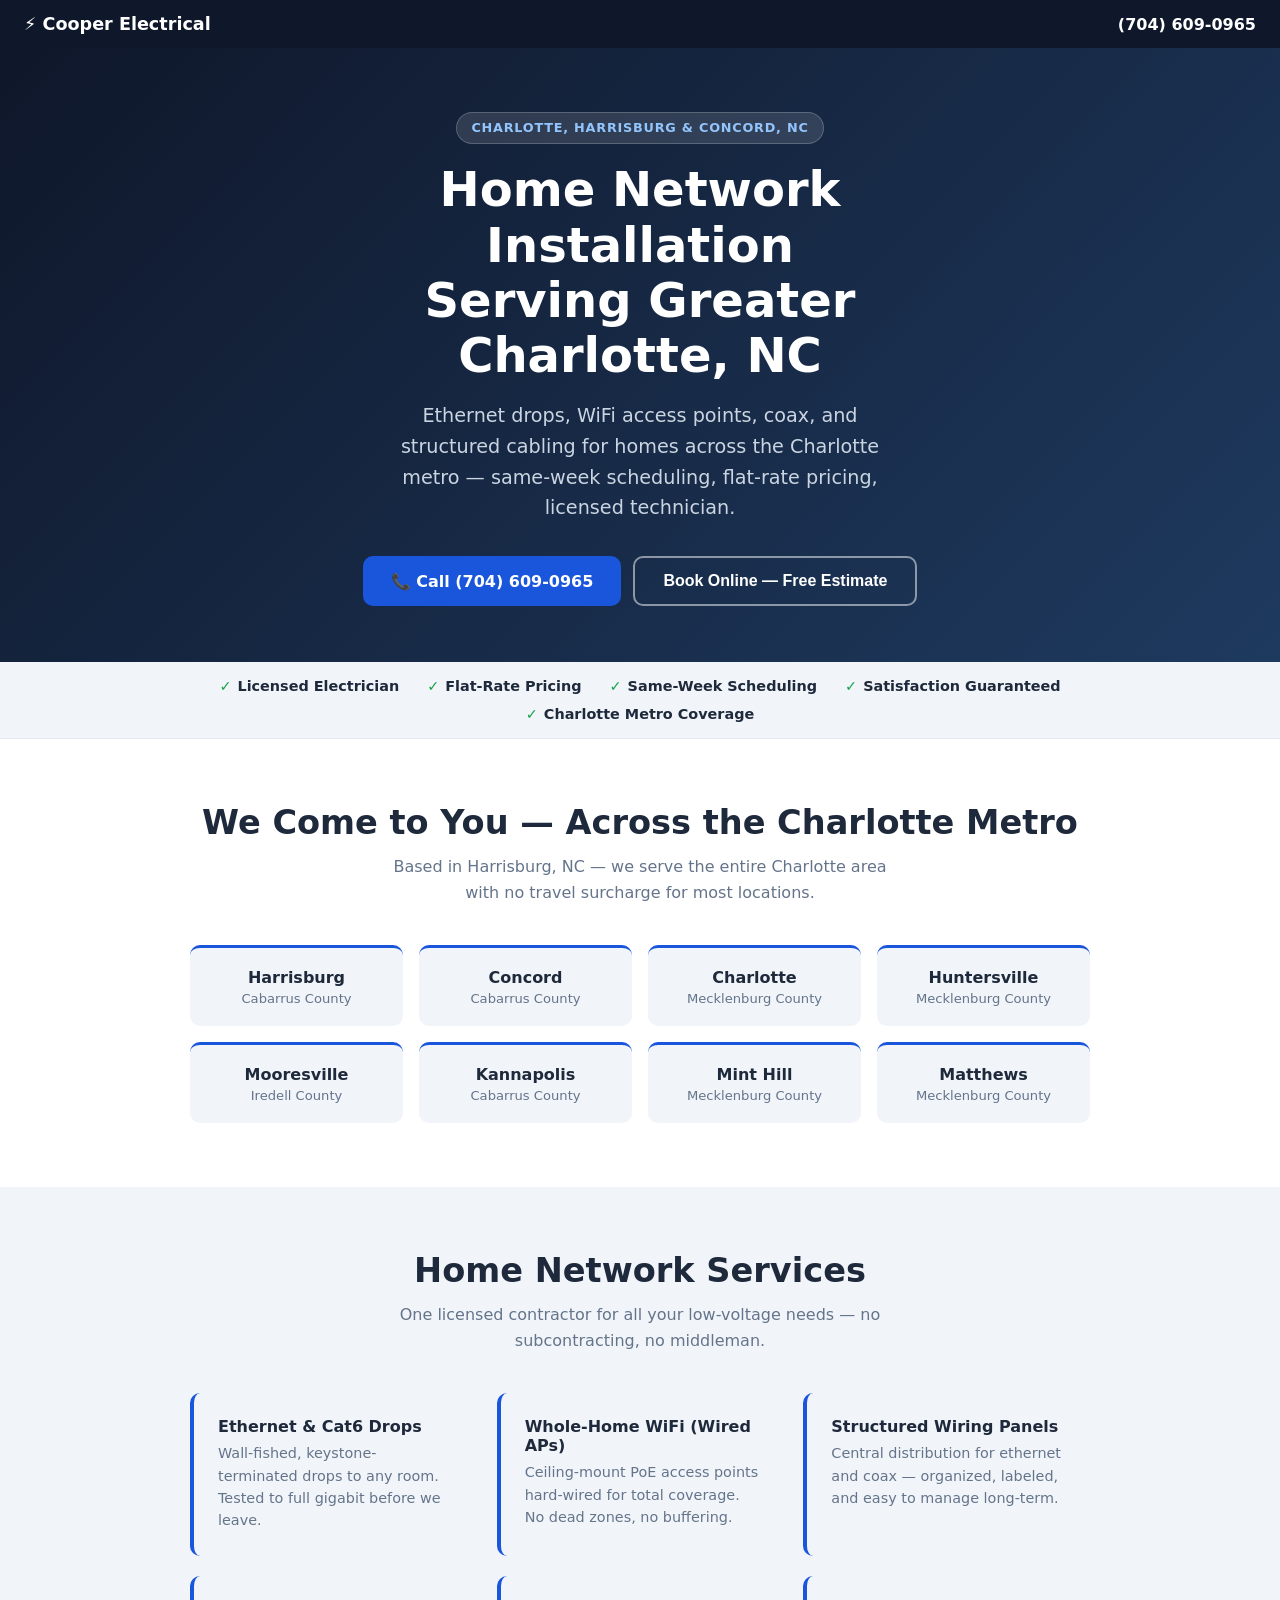
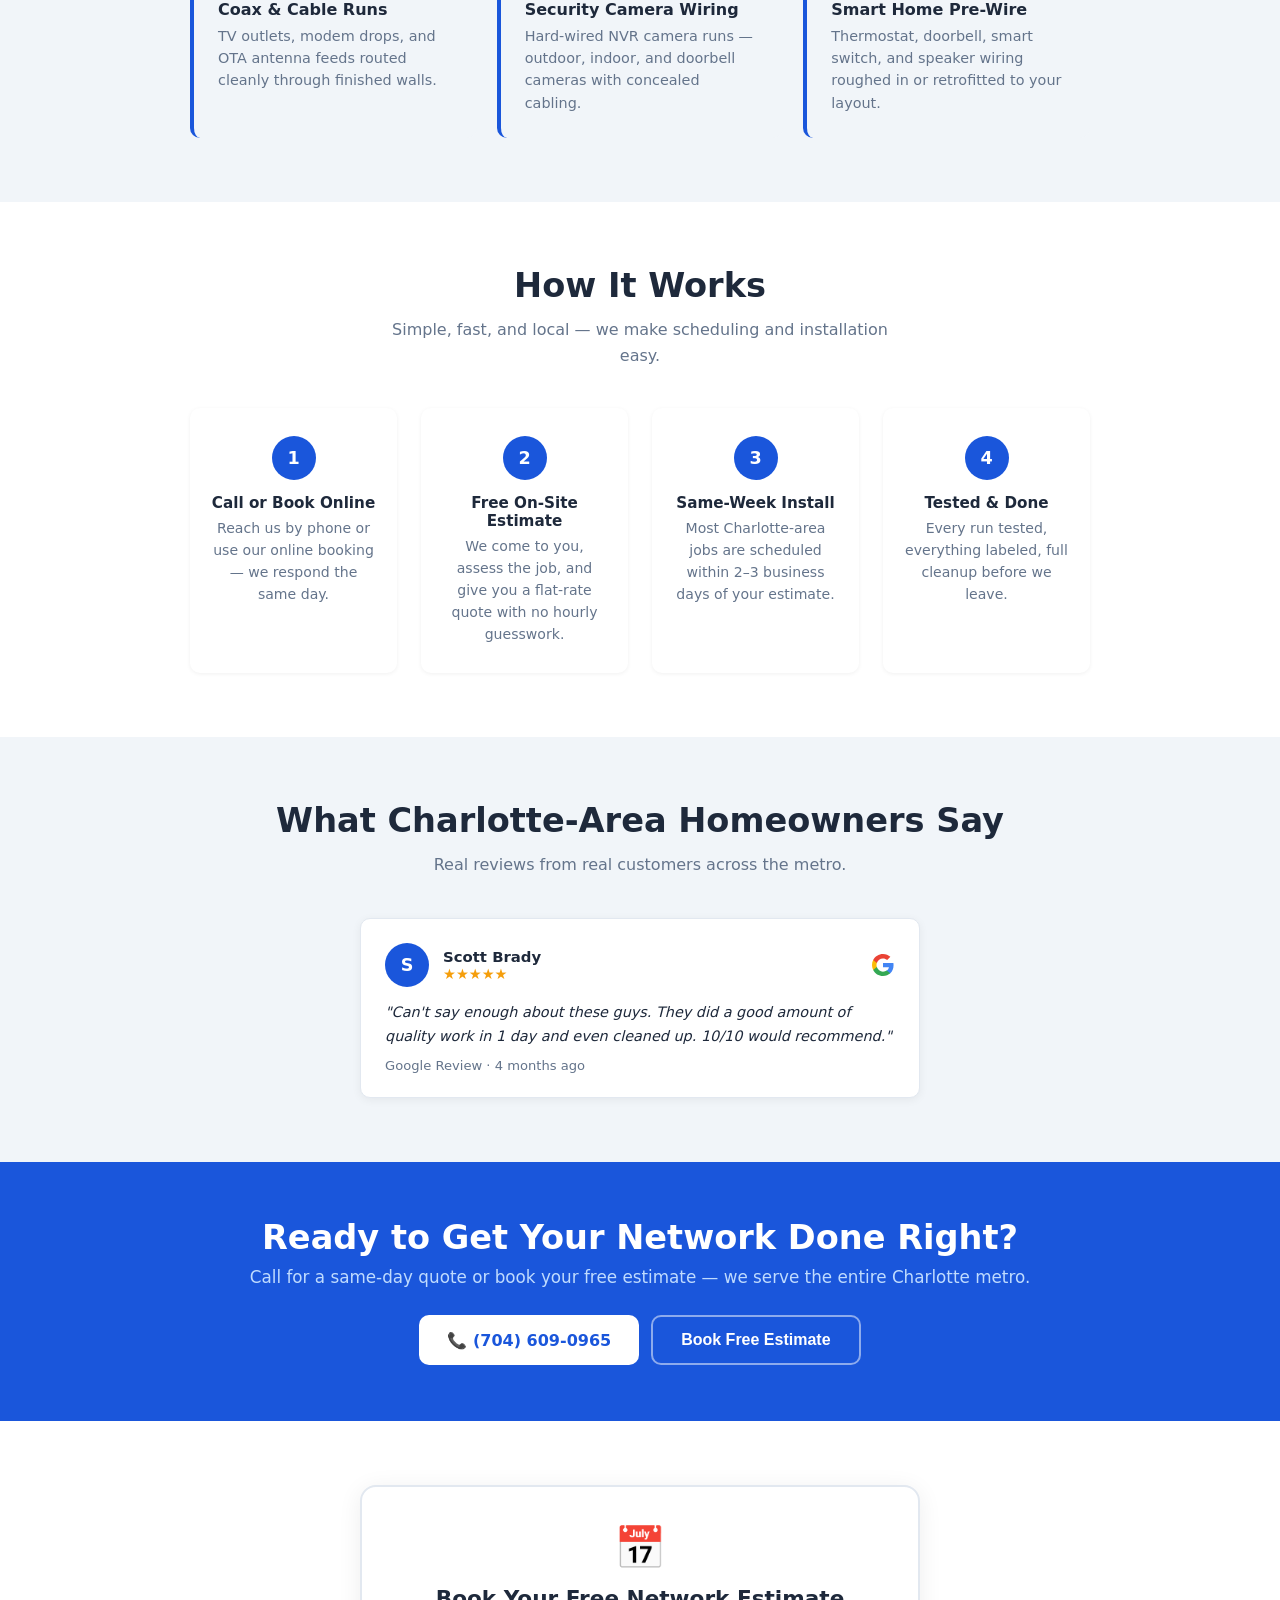
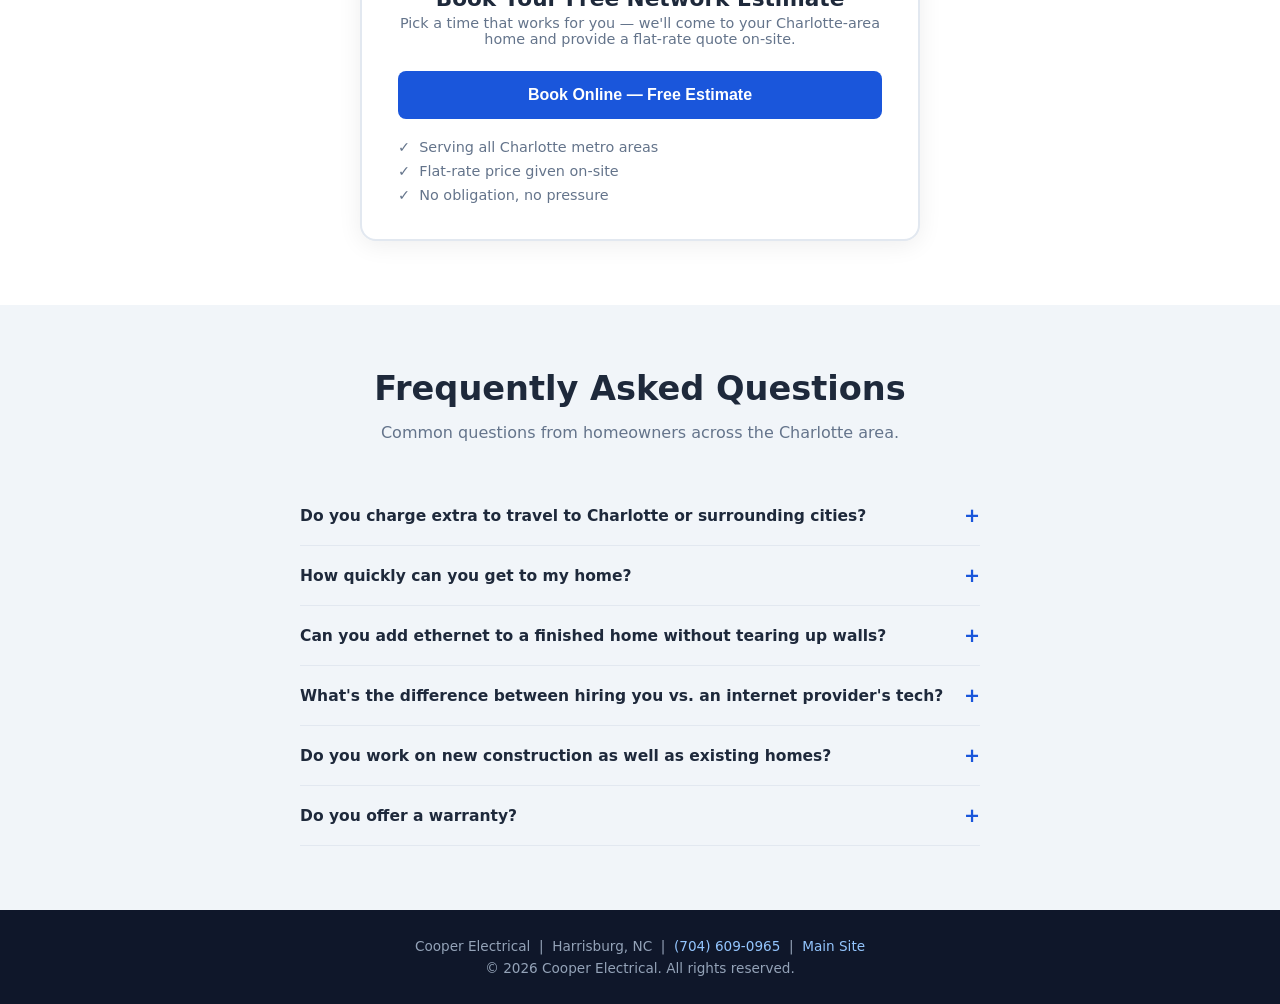
<file: network-installer-charlotte-nc.html>
<!DOCTYPE html>
<html lang="en">
<head>
  <meta charset="UTF-8">
  <meta name="viewport" content="width=device-width, initial-scale=1.0">
  <title>Home Network Installation Charlotte NC | Cooper Electrical</title>
  <meta name="description" content="Home network installation & ethernet wiring in Charlotte, Concord, Harrisburg & Huntersville, NC. Licensed low voltage contractor. Same-week scheduling. Call (704) 609-0965.">

  <!-- Google tag (GA4 + Google Ads) -->
  <script async src="https://www.googletagmanager.com/gtag/js?id=G-T0JQCB5RWP"></script>
  <script>
    window.dataLayer = window.dataLayer || [];
    function gtag(){ dataLayer.push(arguments); }
    gtag('js', new Date());
    gtag('config', 'G-T0JQCB5RWP');
    gtag('config', 'AW-17992897776');
    gtag('config', 'AW-17992897776/GBSYCITNgsUcEPCp14ND', {
      phone_conversion_number: '7046090965'
    });
  </script>

  <!-- Housecall Pro booking widget -->
  <script async src="https://online-booking.housecallpro.com/script.js?token=3bcc7813550e48a2b8075abcfa8fb0d7&orgName=Cooper-Electrical"></script>

  <style>
    *, *::before, *::after { box-sizing: border-box; margin: 0; padding: 0; }
    :root {
      --blue:   #1a56db;
      --dark:   #0f172a;
      --text:   #1e293b;
      --muted:  #64748b;
      --light:  #f1f5f9;
      --white:  #ffffff;
      --font:   'Segoe UI', system-ui, sans-serif;
      --radius: 10px;
    }
    body { font-family: var(--font); color: var(--text); background: var(--white); }

    .lp-nav {
      background: var(--dark);
      padding: 14px 24px;
      display: flex;
      align-items: center;
      justify-content: space-between;
      gap: 16px;
    }
    .lp-nav .logo { color: var(--white); font-weight: 700; font-size: 1.1rem; text-decoration: none; }
    .lp-nav .nav-phone { color: var(--white); font-weight: 700; font-size: 1rem; text-decoration: none; white-space: nowrap; }
    .lp-nav .nav-phone:hover { color: #93c5fd; }

    .hero {
      background: linear-gradient(135deg, #0f172a 0%, #1e3a5f 100%);
      color: var(--white);
      padding: 64px 24px 56px;
      text-align: center;
    }
    .hero .badge {
      display: inline-block;
      background: rgba(255,255,255,.12);
      border: 1px solid rgba(255,255,255,.2);
      color: #93c5fd;
      font-size: .8rem;
      font-weight: 600;
      letter-spacing: .06em;
      text-transform: uppercase;
      padding: 5px 14px;
      border-radius: 99px;
      margin-bottom: 18px;
    }
    .hero h1 { font-size: clamp(1.9rem, 5vw, 3rem); font-weight: 800; line-height: 1.15; max-width: 700px; margin: 0 auto 18px; }
    .hero p { font-size: clamp(1rem, 2.5vw, 1.2rem); color: #cbd5e1; max-width: 540px; margin: 0 auto 32px; line-height: 1.6; }
    .hero-ctas { display: flex; flex-wrap: wrap; gap: 12px; justify-content: center; }

    .btn {
      display: inline-flex; align-items: center; gap: 8px;
      padding: 14px 28px; border-radius: var(--radius);
      font-size: 1rem; font-weight: 700; text-decoration: none;
      cursor: pointer; border: none; transition: filter .2s, transform .15s;
    }
    .btn:hover { filter: brightness(1.1); transform: translateY(-1px); }
    .btn-primary { background: var(--blue); color: var(--white); }
    .btn-outline { background: transparent; color: var(--white); border: 2px solid rgba(255,255,255,.5); }
    .btn-outline:hover { border-color: var(--white); }

    .trust-bar { background: var(--light); border-bottom: 1px solid #e2e8f0; padding: 16px 24px; }
    .trust-bar ul { list-style: none; display: flex; flex-wrap: wrap; gap: 12px 28px; justify-content: center; max-width: 900px; margin: 0 auto; }
    .trust-bar li { font-size: .9rem; font-weight: 600; color: var(--text); display: flex; align-items: center; gap: 6px; }
    .trust-bar li::before { content: '✓'; color: #16a34a; font-weight: 800; }

    section { padding: 64px 24px; }
    .container { max-width: 900px; margin: 0 auto; }
    h2 { font-size: clamp(1.5rem, 4vw, 2.1rem); font-weight: 800; text-align: center; margin-bottom: 12px; }
    .section-sub { text-align: center; color: var(--muted); font-size: 1rem; margin-bottom: 40px; max-width: 520px; margin-left: auto; margin-right: auto; line-height: 1.6; }

    /* Service areas grid */
    .areas-grid { display: grid; grid-template-columns: repeat(auto-fit, minmax(180px, 1fr)); gap: 16px; }
    .area-card {
      background: var(--light);
      border-radius: var(--radius);
      padding: 20px;
      text-align: center;
      border-top: 3px solid var(--blue);
    }
    .area-card .area-name { font-weight: 800; font-size: 1rem; margin-bottom: 4px; }
    .area-card .area-county { font-size: .82rem; color: var(--muted); }

    .services-grid { display: grid; grid-template-columns: repeat(auto-fit, minmax(240px, 1fr)); gap: 20px; }
    .service-item { background: var(--light); border-radius: var(--radius); padding: 24px; border-left: 4px solid var(--blue); }
    .service-item h3 { font-size: 1rem; font-weight: 700; margin-bottom: 6px; }
    .service-item p { font-size: .9rem; color: var(--muted); line-height: 1.55; }

    .steps-bg { background: var(--light); }
    .steps { display: grid; grid-template-columns: repeat(auto-fit, minmax(200px, 1fr)); gap: 24px; }
    .step { text-align: center; background: var(--white); border-radius: var(--radius); padding: 28px 20px; box-shadow: 0 1px 4px rgba(0,0,0,.06); }
    .step-num { width: 44px; height: 44px; border-radius: 50%; background: var(--blue); color: var(--white); font-weight: 800; font-size: 1.1rem; display: flex; align-items: center; justify-content: center; margin: 0 auto 14px; }
    .step h3 { font-size: .95rem; font-weight: 700; margin-bottom: 6px; }
    .step p { font-size: .88rem; color: var(--muted); line-height: 1.55; }

    /* Review */
    .review-card { background: var(--white); border: 1px solid #e2e8f0; border-radius: var(--radius); padding: 24px; max-width: 560px; margin: 0 auto; box-shadow: 0 2px 10px rgba(0,0,0,.06); }
    .review-top { display: flex; align-items: center; gap: 14px; margin-bottom: 14px; }
    .reviewer-avatar { width: 44px; height: 44px; border-radius: 50%; background: var(--blue); color: var(--white); font-weight: 800; font-size: 1.1rem; display: flex; align-items: center; justify-content: center; flex-shrink: 0; }
    .reviewer-name { font-weight: 700; font-size: .93rem; display: block; }
    .stars { color: #f59e0b; font-size: .9rem; }
    .review-card p { font-size: .9rem; color: var(--text); line-height: 1.65; font-style: italic; }
    .review-meta { font-size: .82rem; color: var(--muted); margin-top: 10px; }

    .cta-band { background: var(--blue); color: var(--white); text-align: center; padding: 56px 24px; }
    .cta-band h2 { color: var(--white); margin-bottom: 10px; }
    .cta-band p { color: #bfdbfe; margin-bottom: 28px; font-size: 1.05rem; }

    .form-section { background: var(--white); }
    .form-wrap { max-width: 560px; margin: 0 auto; background: var(--white); border: 2px solid #e2e8f0; border-radius: 16px; padding: 36px; box-shadow: 0 4px 24px rgba(0,0,0,.07); }
    .form-wrap h3 { font-size: 1.35rem; font-weight: 800; margin-bottom: 4px; }
    .form-wrap .sub { color: var(--muted); font-size: .9rem; margin-bottom: 24px; }
    .submit-btn { width: 100%; padding: 15px; background: var(--blue); color: var(--white); font-size: 1rem; font-weight: 700; border: none; border-radius: 8px; cursor: pointer; transition: filter .2s; }
    .submit-btn:hover { filter: brightness(1.1); }

    .faq-list { max-width: 680px; margin: 0 auto; }
    .faq-item { border-bottom: 1px solid #e2e8f0; padding: 18px 0; }
    .faq-item summary { font-weight: 700; cursor: pointer; list-style: none; font-size: .97rem; display: flex; justify-content: space-between; align-items: center; gap: 12px; }
    .faq-item summary::after { content: '+'; font-size: 1.2rem; color: var(--blue); flex-shrink: 0; }
    .faq-item[open] summary::after { content: '−'; }
    .faq-item p { padding-top: 10px; color: var(--muted); font-size: .93rem; line-height: 1.65; }

    .lp-footer { background: var(--dark); color: #94a3b8; text-align: center; padding: 28px 24px; font-size: .85rem; }
    .lp-footer a { color: #93c5fd; text-decoration: none; }
    .lp-footer a:hover { text-decoration: underline; }

    @media (max-width: 600px) { .form-wrap { padding: 24px 18px; } .hero { padding: 48px 18px 40px; } }
  </style>
</head>
<body>

<!-- NAV -->
<nav class="lp-nav">
  <a href="index.html" class="logo">⚡ Cooper Electrical</a>
  <a href="tel:+17046090965" class="nav-phone" onclick="trackCall('lp-nav')">(704) 609-0965</a>
</nav>

<!-- HERO -->
<section class="hero">
  <p class="badge">Charlotte, Harrisburg &amp; Concord, NC</p>
  <h1>Home Network Installation<br>Serving Greater Charlotte, NC</h1>
  <p>Ethernet drops, WiFi access points, coax, and structured cabling for homes across the Charlotte metro — same-week scheduling, flat-rate pricing, licensed technician.</p>
  <div class="hero-ctas">
    <a href="tel:+17046090965" class="btn btn-primary" onclick="trackCall('lp-hero')">
      📞 Call (704) 609-0965
    </a>
    <button class="btn btn-outline hcp-button"
            data-token="3bcc7813550e48a2b8075abcfa8fb0d7"
            data-orgname="Cooper-Electrical"
            onclick="HCPWidget && HCPWidget.openModal(); trackBooking('lp-hero')">
      Book Online — Free Estimate
    </button>
  </div>
</section>

<!-- TRUST BAR -->
<div class="trust-bar">
  <ul>
    <li>Licensed Electrician</li>
    <li>Flat-Rate Pricing</li>
    <li>Same-Week Scheduling</li>
    <li>Satisfaction Guaranteed</li>
    <li>Charlotte Metro Coverage</li>
  </ul>
</div>

<!-- SERVICE AREAS -->
<section>
  <div class="container">
    <h2>We Come to You — Across the Charlotte Metro</h2>
    <p class="section-sub">Based in Harrisburg, NC — we serve the entire Charlotte area with no travel surcharge for most locations.</p>
    <div class="areas-grid">
      <div class="area-card">
        <div class="area-name">Harrisburg</div>
        <div class="area-county">Cabarrus County</div>
      </div>
      <div class="area-card">
        <div class="area-name">Concord</div>
        <div class="area-county">Cabarrus County</div>
      </div>
      <div class="area-card">
        <div class="area-name">Charlotte</div>
        <div class="area-county">Mecklenburg County</div>
      </div>
      <div class="area-card">
        <div class="area-name">Huntersville</div>
        <div class="area-county">Mecklenburg County</div>
      </div>
      <div class="area-card">
        <div class="area-name">Mooresville</div>
        <div class="area-county">Iredell County</div>
      </div>
      <div class="area-card">
        <div class="area-name">Kannapolis</div>
        <div class="area-county">Cabarrus County</div>
      </div>
      <div class="area-card">
        <div class="area-name">Mint Hill</div>
        <div class="area-county">Mecklenburg County</div>
      </div>
      <div class="area-card">
        <div class="area-name">Matthews</div>
        <div class="area-county">Mecklenburg County</div>
      </div>
    </div>
  </div>
</section>

<!-- SERVICES -->
<section style="background:var(--light);">
  <div class="container">
    <h2>Home Network Services</h2>
    <p class="section-sub">One licensed contractor for all your low-voltage needs — no subcontracting, no middleman.</p>
    <div class="services-grid">
      <div class="service-item">
        <h3>Ethernet &amp; Cat6 Drops</h3>
        <p>Wall-fished, keystone-terminated drops to any room. Tested to full gigabit before we leave.</p>
      </div>
      <div class="service-item">
        <h3>Whole-Home WiFi (Wired APs)</h3>
        <p>Ceiling-mount PoE access points hard-wired for total coverage. No dead zones, no buffering.</p>
      </div>
      <div class="service-item">
        <h3>Structured Wiring Panels</h3>
        <p>Central distribution for ethernet and coax — organized, labeled, and easy to manage long-term.</p>
      </div>
      <div class="service-item">
        <h3>Coax &amp; Cable Runs</h3>
        <p>TV outlets, modem drops, and OTA antenna feeds routed cleanly through finished walls.</p>
      </div>
      <div class="service-item">
        <h3>Security Camera Wiring</h3>
        <p>Hard-wired NVR camera runs — outdoor, indoor, and doorbell cameras with concealed cabling.</p>
      </div>
      <div class="service-item">
        <h3>Smart Home Pre-Wire</h3>
        <p>Thermostat, doorbell, smart switch, and speaker wiring roughed in or retrofitted to your layout.</p>
      </div>
    </div>
  </div>
</section>

<!-- HOW IT WORKS -->
<section class="steps-bg" style="background:var(--white);">
  <div class="container">
    <h2>How It Works</h2>
    <p class="section-sub">Simple, fast, and local — we make scheduling and installation easy.</p>
    <div class="steps">
      <div class="step">
        <div class="step-num">1</div>
        <h3>Call or Book Online</h3>
        <p>Reach us by phone or use our online booking — we respond the same day.</p>
      </div>
      <div class="step">
        <div class="step-num">2</div>
        <h3>Free On-Site Estimate</h3>
        <p>We come to you, assess the job, and give you a flat-rate quote with no hourly guesswork.</p>
      </div>
      <div class="step">
        <div class="step-num">3</div>
        <h3>Same-Week Install</h3>
        <p>Most Charlotte-area jobs are scheduled within 2–3 business days of your estimate.</p>
      </div>
      <div class="step">
        <div class="step-num">4</div>
        <h3>Tested &amp; Done</h3>
        <p>Every run tested, everything labeled, full cleanup before we leave.</p>
      </div>
    </div>
  </div>
</section>

<!-- REVIEW -->
<section style="background:var(--light);">
  <div class="container">
    <h2>What Charlotte-Area Homeowners Say</h2>
    <p class="section-sub">Real reviews from real customers across the metro.</p>
    <blockquote class="review-card">
      <div class="review-top">
        <div class="reviewer-avatar">S</div>
        <div>
          <strong class="reviewer-name">Scott Brady</strong>
          <div class="stars">★★★★★</div>
        </div>
        <svg viewBox="0 0 24 24" style="width:24px;height:24px;flex-shrink:0;margin-left:auto;"><path d="M22.56 12.25c0-.78-.07-1.53-.2-2.25H12v4.26h5.92c-.26 1.37-1.04 2.53-2.21 3.31v2.77h3.57c2.08-1.92 3.28-4.74 3.28-8.09z" fill="#4285F4"/><path d="M12 23c2.97 0 5.46-.98 7.28-2.66l-3.57-2.77c-.98.66-2.23 1.06-3.71 1.06-2.86 0-5.29-1.93-6.16-4.53H2.18v2.84C3.99 20.53 7.7 23 12 23z" fill="#34A853"/><path d="M5.84 14.09c-.22-.66-.35-1.36-.35-2.09s.13-1.43.35-2.09V7.07H2.18C1.43 8.55 1 10.22 1 12s.43 3.45 1.18 4.93l3.66-2.84z" fill="#FBBC05"/><path d="M12 5.38c1.62 0 3.06.56 4.21 1.64l3.15-3.15C17.45 2.09 14.97 1 12 1 7.7 1 3.99 3.47 2.18 7.07l3.66 2.84c.87-2.6 3.3-4.53 6.16-4.53z" fill="#EA4335"/></svg>
      </div>
      <p>"Can't say enough about these guys. They did a good amount of quality work in 1 day and even cleaned up. 10/10 would recommend."</p>
      <div class="review-meta">Google Review · 4 months ago</div>
    </blockquote>
  </div>
</section>

<!-- MID-PAGE CTA BAND -->
<div class="cta-band">
  <h2>Ready to Get Your Network Done Right?</h2>
  <p>Call for a same-day quote or book your free estimate — we serve the entire Charlotte metro.</p>
  <div style="display:flex;flex-wrap:wrap;gap:12px;justify-content:center;">
    <a href="tel:+17046090965" class="btn btn-primary" style="background:#fff;color:var(--blue);" onclick="trackCall('lp-cta-band')">
      📞 (704) 609-0965
    </a>
    <button class="btn btn-outline hcp-button"
            data-token="3bcc7813550e48a2b8075abcfa8fb0d7"
            data-orgname="Cooper-Electrical"
            onclick="HCPWidget && HCPWidget.openModal(); trackBooking('lp-cta-band')">
      Book Free Estimate
    </button>
  </div>
</div>

<!-- BOOKING -->
<section class="form-section" id="quote">
  <div class="container">
    <div class="form-wrap" style="text-align:center;">
      <div style="font-size:2.6rem;margin-bottom:14px;">📅</div>
      <h3>Book Your Free Network Estimate</h3>
      <p class="sub" style="margin-bottom:24px;">Pick a time that works for you — we'll come to your Charlotte-area home and provide a flat-rate quote on-site.</p>
      <button class="submit-btn hcp-button"
              data-token="3bcc7813550e48a2b8075abcfa8fb0d7"
              data-orgname="Cooper-Electrical"
              onclick="HCPWidget && HCPWidget.openModal(); trackBooking('lp-quote')">
        Book Online — Free Estimate
      </button>
      <ul style="list-style:none;display:flex;flex-direction:column;gap:8px;margin-top:20px;text-align:left;">
        <li style="display:flex;align-items:center;gap:8px;font-size:.9rem;color:var(--muted);">✓ &nbsp;Serving all Charlotte metro areas</li>
        <li style="display:flex;align-items:center;gap:8px;font-size:.9rem;color:var(--muted);">✓ &nbsp;Flat-rate price given on-site</li>
        <li style="display:flex;align-items:center;gap:8px;font-size:.9rem;color:var(--muted);">✓ &nbsp;No obligation, no pressure</li>
      </ul>
    </div>
  </div>
</section>

<!-- FAQ -->
<section style="background:var(--light);">
  <div class="container">
    <h2>Frequently Asked Questions</h2>
    <p class="section-sub">Common questions from homeowners across the Charlotte area.</p>
    <div class="faq-list">
      <details class="faq-item">
        <summary>Do you charge extra to travel to Charlotte or surrounding cities?</summary>
        <p>No travel surcharge for any location within the Charlotte metro including Concord, Harrisburg, Huntersville, Mooresville, Mint Hill, and Matthews. We may add a small fuel surcharge for locations beyond 35 miles from Harrisburg — we'll let you know upfront.</p>
      </details>
      <details class="faq-item">
        <summary>How quickly can you get to my home?</summary>
        <p>We typically schedule estimates within 24–48 hours and installations within 2–3 business days of the estimate. For urgent situations, call us directly — we often have same-day availability.</p>
      </details>
      <details class="faq-item">
        <summary>Can you add ethernet to a finished home without tearing up walls?</summary>
        <p>Yes — that's our specialty. We use wall-fishing techniques and low-profile keystone plates to route cable through finished walls with minimal disruption. Most homeowners are surprised at how clean the result looks.</p>
      </details>
      <details class="faq-item">
        <summary>What's the difference between hiring you vs. an internet provider's tech?</summary>
        <p>ISP technicians handle the modem and the line coming into your home. They don't run ethernet to rooms, install access points, or do structured cabling. That's our specialty — we pick up where the ISP tech leaves off.</p>
      </details>
      <details class="faq-item">
        <summary>Do you work on new construction as well as existing homes?</summary>
        <p>Yes — we handle both rough-in wiring for new builds and retrofit installs in finished homes. For new construction, it's best to have us in before drywall to minimize cost and maximize flexibility.</p>
      </details>
      <details class="faq-item">
        <summary>Do you offer a warranty?</summary>
        <p>Yes. We warranty our workmanship for 1 year. If a termination fails or a run tests below spec, we come back and fix it at no charge.</p>
      </details>
    </div>
  </div>
</section>

<!-- FOOTER -->
<footer class="lp-footer">
  <p>Cooper Electrical &nbsp;|&nbsp; Harrisburg, NC &nbsp;|&nbsp; <a href="tel:+17046090965">(704) 609-0965</a> &nbsp;|&nbsp; <a href="index.html">Main Site</a></p>
  <p style="margin-top:6px;">&copy; <span id="lp-year"></span> Cooper Electrical. All rights reserved.</p>
</footer>

<script>
  var y = document.getElementById('lp-year');
  if (y) y.textContent = new Date().getFullYear();

  function trackCall(loc) {
    if (typeof gtag === 'undefined') return;
    gtag('event', 'conversion', { send_to: 'AW-17992897776/GBSYCITNgsUcEPCp14ND', event_callback: function(){} });
    gtag('event', 'click_to_call', { event_label: loc });
  }
  function trackBooking(loc) {
    if (typeof gtag === 'undefined') return;
    gtag('event', 'book_online_click', { event_label: loc });
  }
</script>
</body>
</html>
</file>
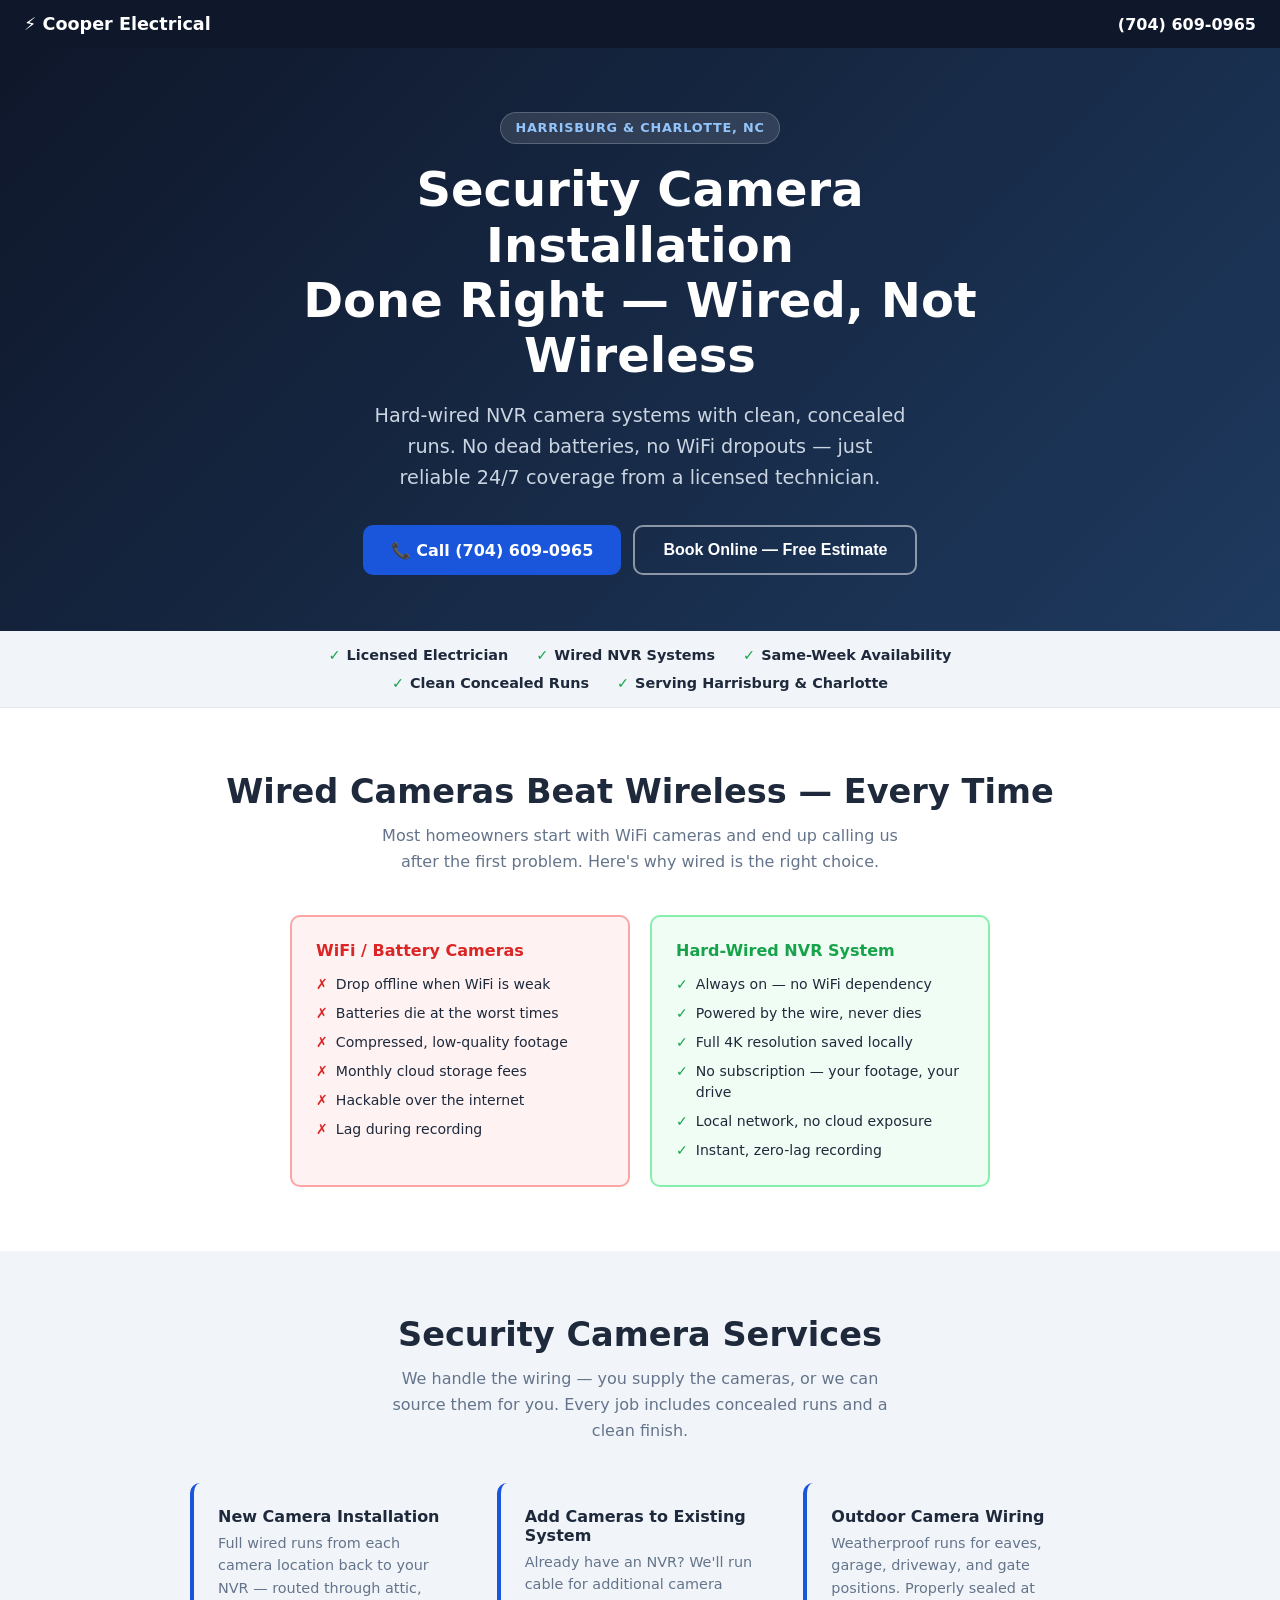
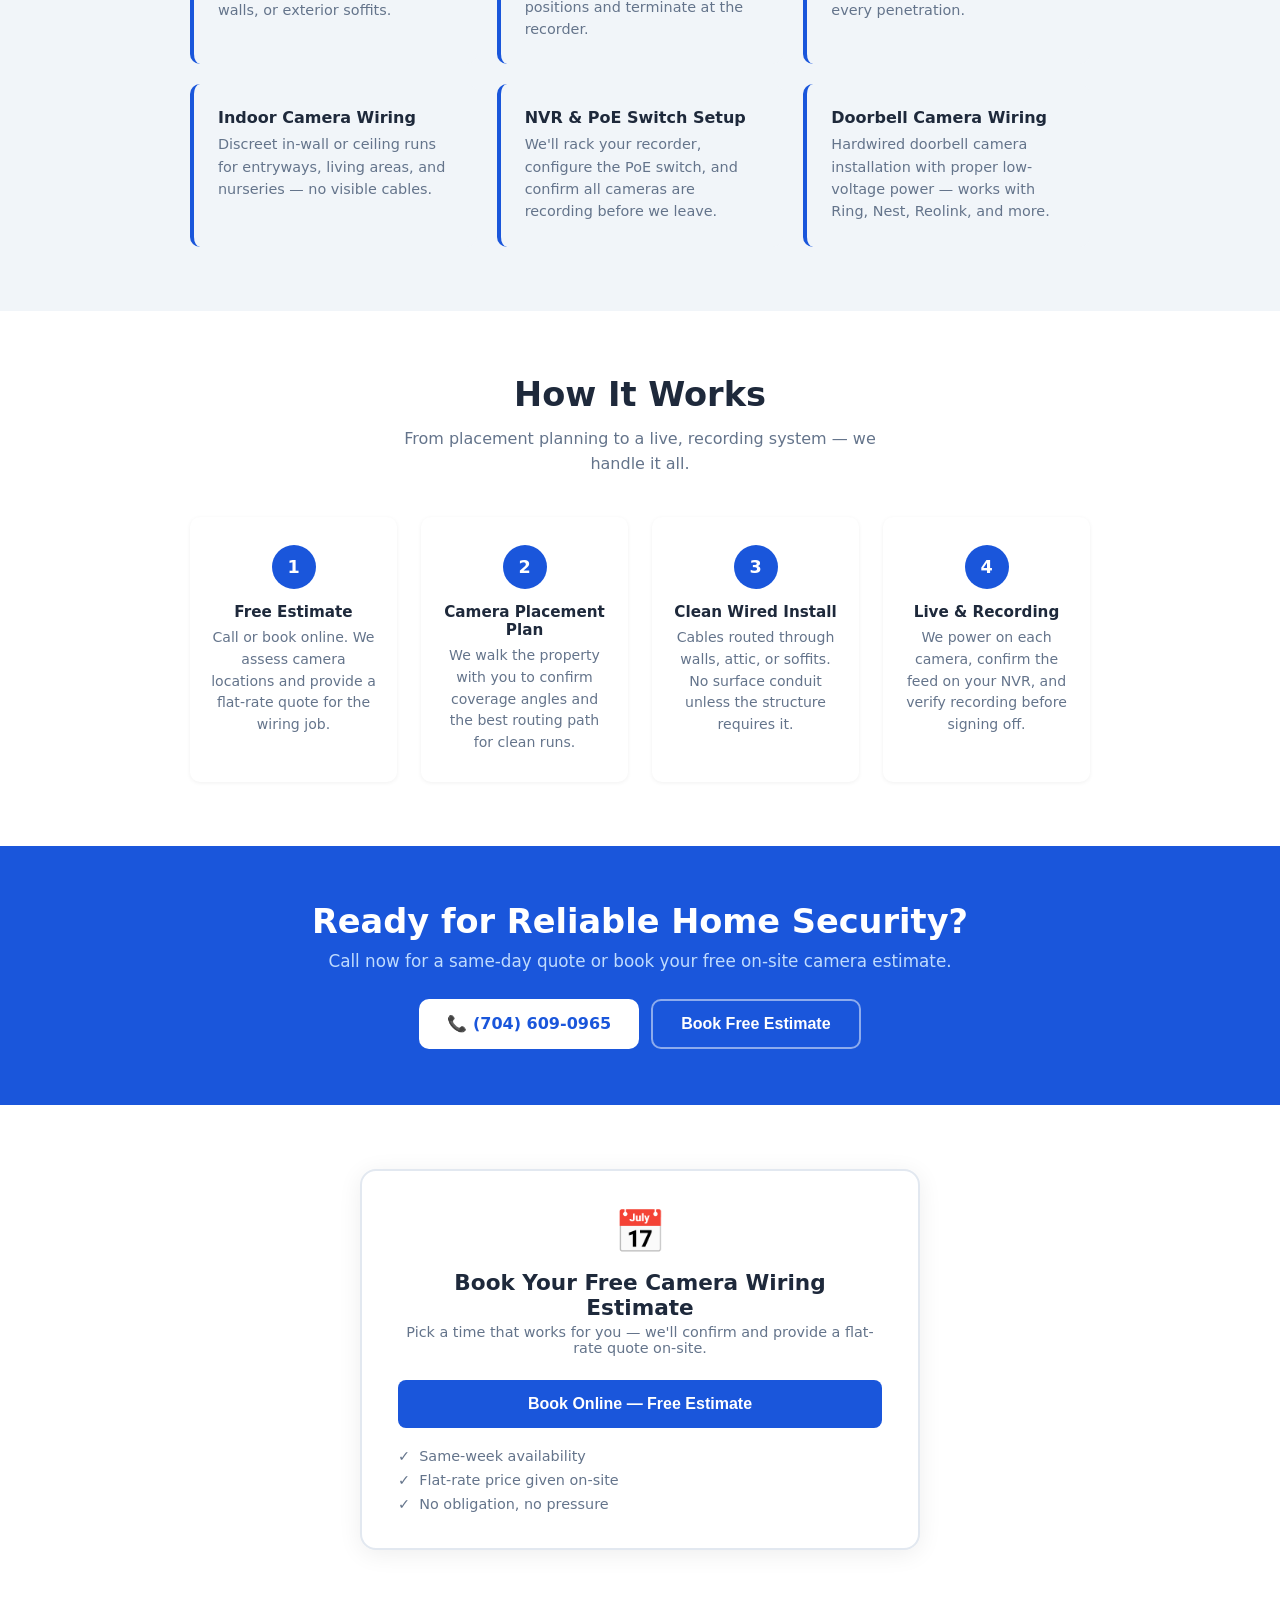
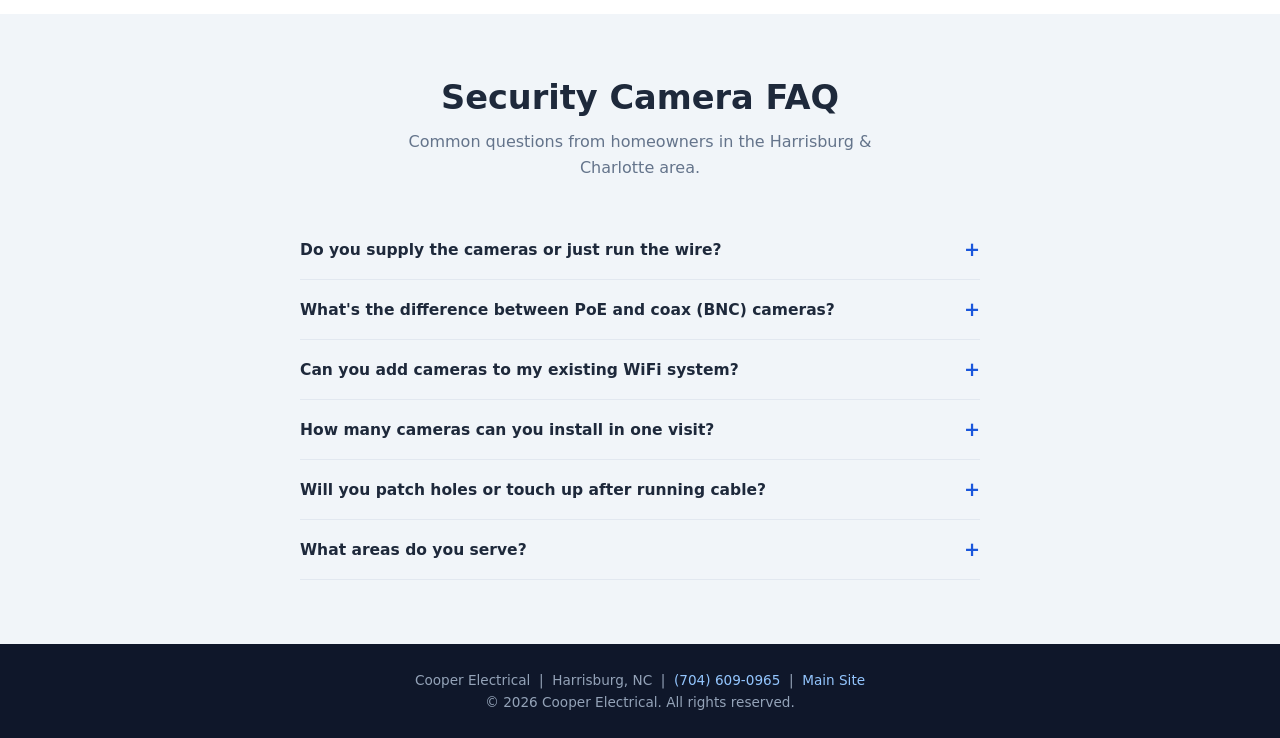
<file: security-camera-wiring.html>
<!DOCTYPE html>
<html lang="en">
<head>
  <meta charset="UTF-8">
  <meta name="viewport" content="width=device-width, initial-scale=1.0">
  <title>Security Camera Installation Near Me | Cooper Electrical – Harrisburg, NC</title>
  <meta name="description" content="Professional security camera wiring & installation in Harrisburg, Concord & Charlotte, NC. Wired NVR systems, clean installs, licensed technician. Call (704) 609-0965.">

  <!-- Google tag (GA4 + Google Ads) -->
  <script async src="https://www.googletagmanager.com/gtag/js?id=G-T0JQCB5RWP"></script>
  <script>
    window.dataLayer = window.dataLayer || [];
    function gtag(){ dataLayer.push(arguments); }
    gtag('js', new Date());
    gtag('config', 'G-T0JQCB5RWP');
    gtag('config', 'AW-17992897776');
    gtag('config', 'AW-17992897776/GBSYCITNgsUcEPCp14ND', {
      phone_conversion_number: '7046090965'
    });
  </script>

  <!-- Housecall Pro booking widget -->
  <script async src="https://online-booking.housecallpro.com/script.js?token=3bcc7813550e48a2b8075abcfa8fb0d7&orgName=Cooper-Electrical"></script>

  <style>
    *, *::before, *::after { box-sizing: border-box; margin: 0; padding: 0; }
    :root {
      --blue:   #1a56db;
      --dark:   #0f172a;
      --text:   #1e293b;
      --muted:  #64748b;
      --light:  #f1f5f9;
      --white:  #ffffff;
      --font:   'Segoe UI', system-ui, sans-serif;
      --radius: 10px;
    }
    body { font-family: var(--font); color: var(--text); background: var(--white); }

    .lp-nav {
      background: var(--dark);
      padding: 14px 24px;
      display: flex;
      align-items: center;
      justify-content: space-between;
      gap: 16px;
    }
    .lp-nav .logo { color: var(--white); font-weight: 700; font-size: 1.1rem; text-decoration: none; }
    .lp-nav .nav-phone { color: var(--white); font-weight: 700; font-size: 1rem; text-decoration: none; white-space: nowrap; }
    .lp-nav .nav-phone:hover { color: #93c5fd; }

    .hero {
      background: linear-gradient(135deg, #0f172a 0%, #1e3a5f 100%);
      color: var(--white);
      padding: 64px 24px 56px;
      text-align: center;
    }
    .hero .badge {
      display: inline-block;
      background: rgba(255,255,255,.12);
      border: 1px solid rgba(255,255,255,.2);
      color: #93c5fd;
      font-size: .8rem;
      font-weight: 600;
      letter-spacing: .06em;
      text-transform: uppercase;
      padding: 5px 14px;
      border-radius: 99px;
      margin-bottom: 18px;
    }
    .hero h1 { font-size: clamp(1.9rem, 5vw, 3rem); font-weight: 800; line-height: 1.15; max-width: 700px; margin: 0 auto 18px; }
    .hero p { font-size: clamp(1rem, 2.5vw, 1.2rem); color: #cbd5e1; max-width: 540px; margin: 0 auto 32px; line-height: 1.6; }
    .hero-ctas { display: flex; flex-wrap: wrap; gap: 12px; justify-content: center; }

    .btn {
      display: inline-flex; align-items: center; gap: 8px;
      padding: 14px 28px; border-radius: var(--radius);
      font-size: 1rem; font-weight: 700; text-decoration: none;
      cursor: pointer; border: none; transition: filter .2s, transform .15s;
    }
    .btn:hover { filter: brightness(1.1); transform: translateY(-1px); }
    .btn-primary { background: var(--blue); color: var(--white); }
    .btn-outline { background: transparent; color: var(--white); border: 2px solid rgba(255,255,255,.5); }
    .btn-outline:hover { border-color: var(--white); }

    .trust-bar { background: var(--light); border-bottom: 1px solid #e2e8f0; padding: 16px 24px; }
    .trust-bar ul { list-style: none; display: flex; flex-wrap: wrap; gap: 12px 28px; justify-content: center; max-width: 800px; margin: 0 auto; }
    .trust-bar li { font-size: .9rem; font-weight: 600; color: var(--text); display: flex; align-items: center; gap: 6px; }
    .trust-bar li::before { content: '✓'; color: #16a34a; font-weight: 800; }

    section { padding: 64px 24px; }
    .container { max-width: 900px; margin: 0 auto; }
    h2 { font-size: clamp(1.5rem, 4vw, 2.1rem); font-weight: 800; text-align: center; margin-bottom: 12px; }
    .section-sub { text-align: center; color: var(--muted); font-size: 1rem; margin-bottom: 40px; max-width: 520px; margin-left: auto; margin-right: auto; line-height: 1.6; }

    .services-grid { display: grid; grid-template-columns: repeat(auto-fit, minmax(240px, 1fr)); gap: 20px; }
    .service-item { background: var(--light); border-radius: var(--radius); padding: 24px; border-left: 4px solid var(--blue); }
    .service-item h3 { font-size: 1rem; font-weight: 700; margin-bottom: 6px; }
    .service-item p { font-size: .9rem; color: var(--muted); line-height: 1.55; }

    /* Wired vs Wireless comparison */
    .compare-grid { display: grid; grid-template-columns: 1fr 1fr; gap: 20px; max-width: 700px; margin: 0 auto; }
    .compare-col { border-radius: var(--radius); padding: 24px; }
    .compare-col.bad { background: #fef2f2; border: 2px solid #fca5a5; }
    .compare-col.good { background: #f0fdf4; border: 2px solid #86efac; }
    .compare-col h3 { font-size: 1rem; font-weight: 800; margin-bottom: 14px; }
    .compare-col.bad h3 { color: #dc2626; }
    .compare-col.good h3 { color: #16a34a; }
    .compare-col ul { list-style: none; display: flex; flex-direction: column; gap: 8px; }
    .compare-col li { font-size: .88rem; line-height: 1.5; color: var(--text); display: flex; gap: 8px; }
    .compare-col.bad li::before { content: '✗'; color: #dc2626; font-weight: 800; flex-shrink: 0; }
    .compare-col.good li::before { content: '✓'; color: #16a34a; font-weight: 800; flex-shrink: 0; }
    @media (max-width: 560px) { .compare-grid { grid-template-columns: 1fr; } }

    .steps-bg { background: var(--light); }
    .steps { display: grid; grid-template-columns: repeat(auto-fit, minmax(200px, 1fr)); gap: 24px; }
    .step { text-align: center; background: var(--white); border-radius: var(--radius); padding: 28px 20px; box-shadow: 0 1px 4px rgba(0,0,0,.06); }
    .step-num { width: 44px; height: 44px; border-radius: 50%; background: var(--blue); color: var(--white); font-weight: 800; font-size: 1.1rem; display: flex; align-items: center; justify-content: center; margin: 0 auto 14px; }
    .step h3 { font-size: .95rem; font-weight: 700; margin-bottom: 6px; }
    .step p { font-size: .88rem; color: var(--muted); line-height: 1.55; }

    .cta-band { background: var(--blue); color: var(--white); text-align: center; padding: 56px 24px; }
    .cta-band h2 { color: var(--white); margin-bottom: 10px; }
    .cta-band p { color: #bfdbfe; margin-bottom: 28px; font-size: 1.05rem; }

    .form-section { background: var(--white); }
    .form-wrap { max-width: 560px; margin: 0 auto; background: var(--white); border: 2px solid #e2e8f0; border-radius: 16px; padding: 36px; box-shadow: 0 4px 24px rgba(0,0,0,.07); }
    .form-wrap h3 { font-size: 1.35rem; font-weight: 800; margin-bottom: 4px; }
    .form-wrap .sub { color: var(--muted); font-size: .9rem; margin-bottom: 24px; }
    .submit-btn { width: 100%; padding: 15px; background: var(--blue); color: var(--white); font-size: 1rem; font-weight: 700; border: none; border-radius: 8px; cursor: pointer; transition: filter .2s; }
    .submit-btn:hover { filter: brightness(1.1); }

    .faq-list { max-width: 680px; margin: 0 auto; }
    .faq-item { border-bottom: 1px solid #e2e8f0; padding: 18px 0; }
    .faq-item summary { font-weight: 700; cursor: pointer; list-style: none; font-size: .97rem; display: flex; justify-content: space-between; align-items: center; gap: 12px; }
    .faq-item summary::after { content: '+'; font-size: 1.2rem; color: var(--blue); flex-shrink: 0; }
    .faq-item[open] summary::after { content: '−'; }
    .faq-item p { padding-top: 10px; color: var(--muted); font-size: .93rem; line-height: 1.65; }

    .lp-footer { background: var(--dark); color: #94a3b8; text-align: center; padding: 28px 24px; font-size: .85rem; }
    .lp-footer a { color: #93c5fd; text-decoration: none; }
    .lp-footer a:hover { text-decoration: underline; }

    @media (max-width: 600px) { .form-wrap { padding: 24px 18px; } .hero { padding: 48px 18px 40px; } }
  </style>
</head>
<body>

<!-- NAV -->
<nav class="lp-nav">
  <a href="index.html" class="logo">⚡ Cooper Electrical</a>
  <a href="tel:+17046090965" class="nav-phone" onclick="trackCall('lp-nav')">(704) 609-0965</a>
</nav>

<!-- HERO -->
<section class="hero">
  <p class="badge">Harrisburg &amp; Charlotte, NC</p>
  <h1>Security Camera Installation<br>Done Right — Wired, Not Wireless</h1>
  <p>Hard-wired NVR camera systems with clean, concealed runs. No dead batteries, no WiFi dropouts — just reliable 24/7 coverage from a licensed technician.</p>
  <div class="hero-ctas">
    <a href="tel:+17046090965" class="btn btn-primary" onclick="trackCall('lp-hero')">
      📞 Call (704) 609-0965
    </a>
    <button class="btn btn-outline hcp-button"
            data-token="3bcc7813550e48a2b8075abcfa8fb0d7"
            data-orgname="Cooper-Electrical"
            onclick="HCPWidget && HCPWidget.openModal(); trackBooking('lp-hero')">
      Book Online — Free Estimate
    </button>
  </div>
</section>

<!-- TRUST BAR -->
<div class="trust-bar">
  <ul>
    <li>Licensed Electrician</li>
    <li>Wired NVR Systems</li>
    <li>Same-Week Availability</li>
    <li>Clean Concealed Runs</li>
    <li>Serving Harrisburg &amp; Charlotte</li>
  </ul>
</div>

<!-- WIRED VS WIRELESS -->
<section>
  <div class="container">
    <h2>Wired Cameras Beat Wireless — Every Time</h2>
    <p class="section-sub">Most homeowners start with WiFi cameras and end up calling us after the first problem. Here's why wired is the right choice.</p>
    <div class="compare-grid">
      <div class="compare-col bad">
        <h3>WiFi / Battery Cameras</h3>
        <ul>
          <li>Drop offline when WiFi is weak</li>
          <li>Batteries die at the worst times</li>
          <li>Compressed, low-quality footage</li>
          <li>Monthly cloud storage fees</li>
          <li>Hackable over the internet</li>
          <li>Lag during recording</li>
        </ul>
      </div>
      <div class="compare-col good">
        <h3>Hard-Wired NVR System</h3>
        <ul>
          <li>Always on — no WiFi dependency</li>
          <li>Powered by the wire, never dies</li>
          <li>Full 4K resolution saved locally</li>
          <li>No subscription — your footage, your drive</li>
          <li>Local network, no cloud exposure</li>
          <li>Instant, zero-lag recording</li>
        </ul>
      </div>
    </div>
  </div>
</section>

<!-- SERVICES -->
<section style="background:var(--light);">
  <div class="container">
    <h2>Security Camera Services</h2>
    <p class="section-sub">We handle the wiring — you supply the cameras, or we can source them for you. Every job includes concealed runs and a clean finish.</p>
    <div class="services-grid">
      <div class="service-item">
        <h3>New Camera Installation</h3>
        <p>Full wired runs from each camera location back to your NVR — routed through attic, walls, or exterior soffits.</p>
      </div>
      <div class="service-item">
        <h3>Add Cameras to Existing System</h3>
        <p>Already have an NVR? We'll run cable for additional camera positions and terminate at the recorder.</p>
      </div>
      <div class="service-item">
        <h3>Outdoor Camera Wiring</h3>
        <p>Weatherproof runs for eaves, garage, driveway, and gate positions. Properly sealed at every penetration.</p>
      </div>
      <div class="service-item">
        <h3>Indoor Camera Wiring</h3>
        <p>Discreet in-wall or ceiling runs for entryways, living areas, and nurseries — no visible cables.</p>
      </div>
      <div class="service-item">
        <h3>NVR &amp; PoE Switch Setup</h3>
        <p>We'll rack your recorder, configure the PoE switch, and confirm all cameras are recording before we leave.</p>
      </div>
      <div class="service-item">
        <h3>Doorbell Camera Wiring</h3>
        <p>Hardwired doorbell camera installation with proper low-voltage power — works with Ring, Nest, Reolink, and more.</p>
      </div>
    </div>
  </div>
</section>

<!-- HOW IT WORKS -->
<section class="steps-bg" style="background:var(--white);">
  <div class="container">
    <h2>How It Works</h2>
    <p class="section-sub">From placement planning to a live, recording system — we handle it all.</p>
    <div class="steps">
      <div class="step">
        <div class="step-num">1</div>
        <h3>Free Estimate</h3>
        <p>Call or book online. We assess camera locations and provide a flat-rate quote for the wiring job.</p>
      </div>
      <div class="step">
        <div class="step-num">2</div>
        <h3>Camera Placement Plan</h3>
        <p>We walk the property with you to confirm coverage angles and the best routing path for clean runs.</p>
      </div>
      <div class="step">
        <div class="step-num">3</div>
        <h3>Clean Wired Install</h3>
        <p>Cables routed through walls, attic, or soffits. No surface conduit unless the structure requires it.</p>
      </div>
      <div class="step">
        <div class="step-num">4</div>
        <h3>Live &amp; Recording</h3>
        <p>We power on each camera, confirm the feed on your NVR, and verify recording before signing off.</p>
      </div>
    </div>
  </div>
</section>

<!-- MID-PAGE CTA BAND -->
<div class="cta-band">
  <h2>Ready for Reliable Home Security?</h2>
  <p>Call now for a same-day quote or book your free on-site camera estimate.</p>
  <div style="display:flex;flex-wrap:wrap;gap:12px;justify-content:center;">
    <a href="tel:+17046090965" class="btn btn-primary" style="background:#fff;color:var(--blue);" onclick="trackCall('lp-cta-band')">
      📞 (704) 609-0965
    </a>
    <button class="btn btn-outline hcp-button"
            data-token="3bcc7813550e48a2b8075abcfa8fb0d7"
            data-orgname="Cooper-Electrical"
            onclick="HCPWidget && HCPWidget.openModal(); trackBooking('lp-cta-band')">
      Book Free Estimate
    </button>
  </div>
</div>

<!-- BOOKING -->
<section class="form-section" id="quote">
  <div class="container">
    <div class="form-wrap" style="text-align:center;">
      <div style="font-size:2.6rem;margin-bottom:14px;">📅</div>
      <h3>Book Your Free Camera Wiring Estimate</h3>
      <p class="sub" style="margin-bottom:24px;">Pick a time that works for you — we'll confirm and provide a flat-rate quote on-site.</p>
      <button class="submit-btn hcp-button"
              data-token="3bcc7813550e48a2b8075abcfa8fb0d7"
              data-orgname="Cooper-Electrical"
              onclick="HCPWidget && HCPWidget.openModal(); trackBooking('lp-quote')">
        Book Online — Free Estimate
      </button>
      <ul style="list-style:none;display:flex;flex-direction:column;gap:8px;margin-top:20px;text-align:left;">
        <li style="display:flex;align-items:center;gap:8px;font-size:.9rem;color:var(--muted);">✓ &nbsp;Same-week availability</li>
        <li style="display:flex;align-items:center;gap:8px;font-size:.9rem;color:var(--muted);">✓ &nbsp;Flat-rate price given on-site</li>
        <li style="display:flex;align-items:center;gap:8px;font-size:.9rem;color:var(--muted);">✓ &nbsp;No obligation, no pressure</li>
      </ul>
    </div>
  </div>
</section>

<!-- FAQ -->
<section style="background:var(--light);">
  <div class="container">
    <h2>Security Camera FAQ</h2>
    <p class="section-sub">Common questions from homeowners in the Harrisburg &amp; Charlotte area.</p>
    <div class="faq-list">
      <details class="faq-item">
        <summary>Do you supply the cameras or just run the wire?</summary>
        <p>We primarily handle the wiring — the part that requires a licensed technician. Most customers source their own cameras and NVR (Reolink, Lorex, Hikvision are popular). If you need help selecting equipment, we're happy to advise during the estimate.</p>
      </details>
      <details class="faq-item">
        <summary>What's the difference between PoE and coax (BNC) cameras?</summary>
        <p>PoE (Power over Ethernet) cameras use a single Cat5e/Cat6 cable for both power and video — they're the modern standard and offer the best image quality. BNC/coax systems are older but still common. We install both; we'll ask what system you have or are buying before quoting.</p>
      </details>
      <details class="faq-item">
        <summary>Can you add cameras to my existing WiFi system?</summary>
        <p>We can run ethernet to any location where you want a hardwired PoE camera, effectively upgrading your setup. If your existing cameras are wireless-only, you'd need to replace them with PoE models — we can discuss this during the estimate.</p>
      </details>
      <details class="faq-item">
        <summary>How many cameras can you install in one visit?</summary>
        <p>A 4-camera exterior install typically takes 4–6 hours. An 8-camera whole-home system usually runs a full day. We'll give you a time estimate with your flat-rate quote so you can plan accordingly.</p>
      </details>
      <details class="faq-item">
        <summary>Will you patch holes or touch up after running cable?</summary>
        <p>We minimize penetrations and use low-profile entry points wherever possible. We are not a drywall or painting contractor — if interior patching is needed beyond our standard cleanup, we'll note it in the quote upfront.</p>
      </details>
      <details class="faq-item">
        <summary>What areas do you serve?</summary>
        <p>We primarily serve Harrisburg, Concord, Kannapolis, Huntersville, Mooresville, and the greater Charlotte, NC metro area. Call us if you're not sure — we may be able to accommodate.</p>
      </details>
    </div>
  </div>
</section>

<!-- FOOTER -->
<footer class="lp-footer">
  <p>Cooper Electrical &nbsp;|&nbsp; Harrisburg, NC &nbsp;|&nbsp; <a href="tel:+17046090965">(704) 609-0965</a> &nbsp;|&nbsp; <a href="index.html">Main Site</a></p>
  <p style="margin-top:6px;">&copy; <span id="lp-year"></span> Cooper Electrical. All rights reserved.</p>
</footer>

<script>
  var y = document.getElementById('lp-year');
  if (y) y.textContent = new Date().getFullYear();

  function trackCall(loc) {
    if (typeof gtag === 'undefined') return;
    gtag('event', 'conversion', { send_to: 'AW-17992897776/GBSYCITNgsUcEPCp14ND', event_callback: function(){} });
    gtag('event', 'click_to_call', { event_label: loc });
  }
  function trackBooking(loc) {
    if (typeof gtag === 'undefined') return;
    gtag('event', 'book_online_click', { event_label: loc });
  }
</script>
</body>
</html>
</file>
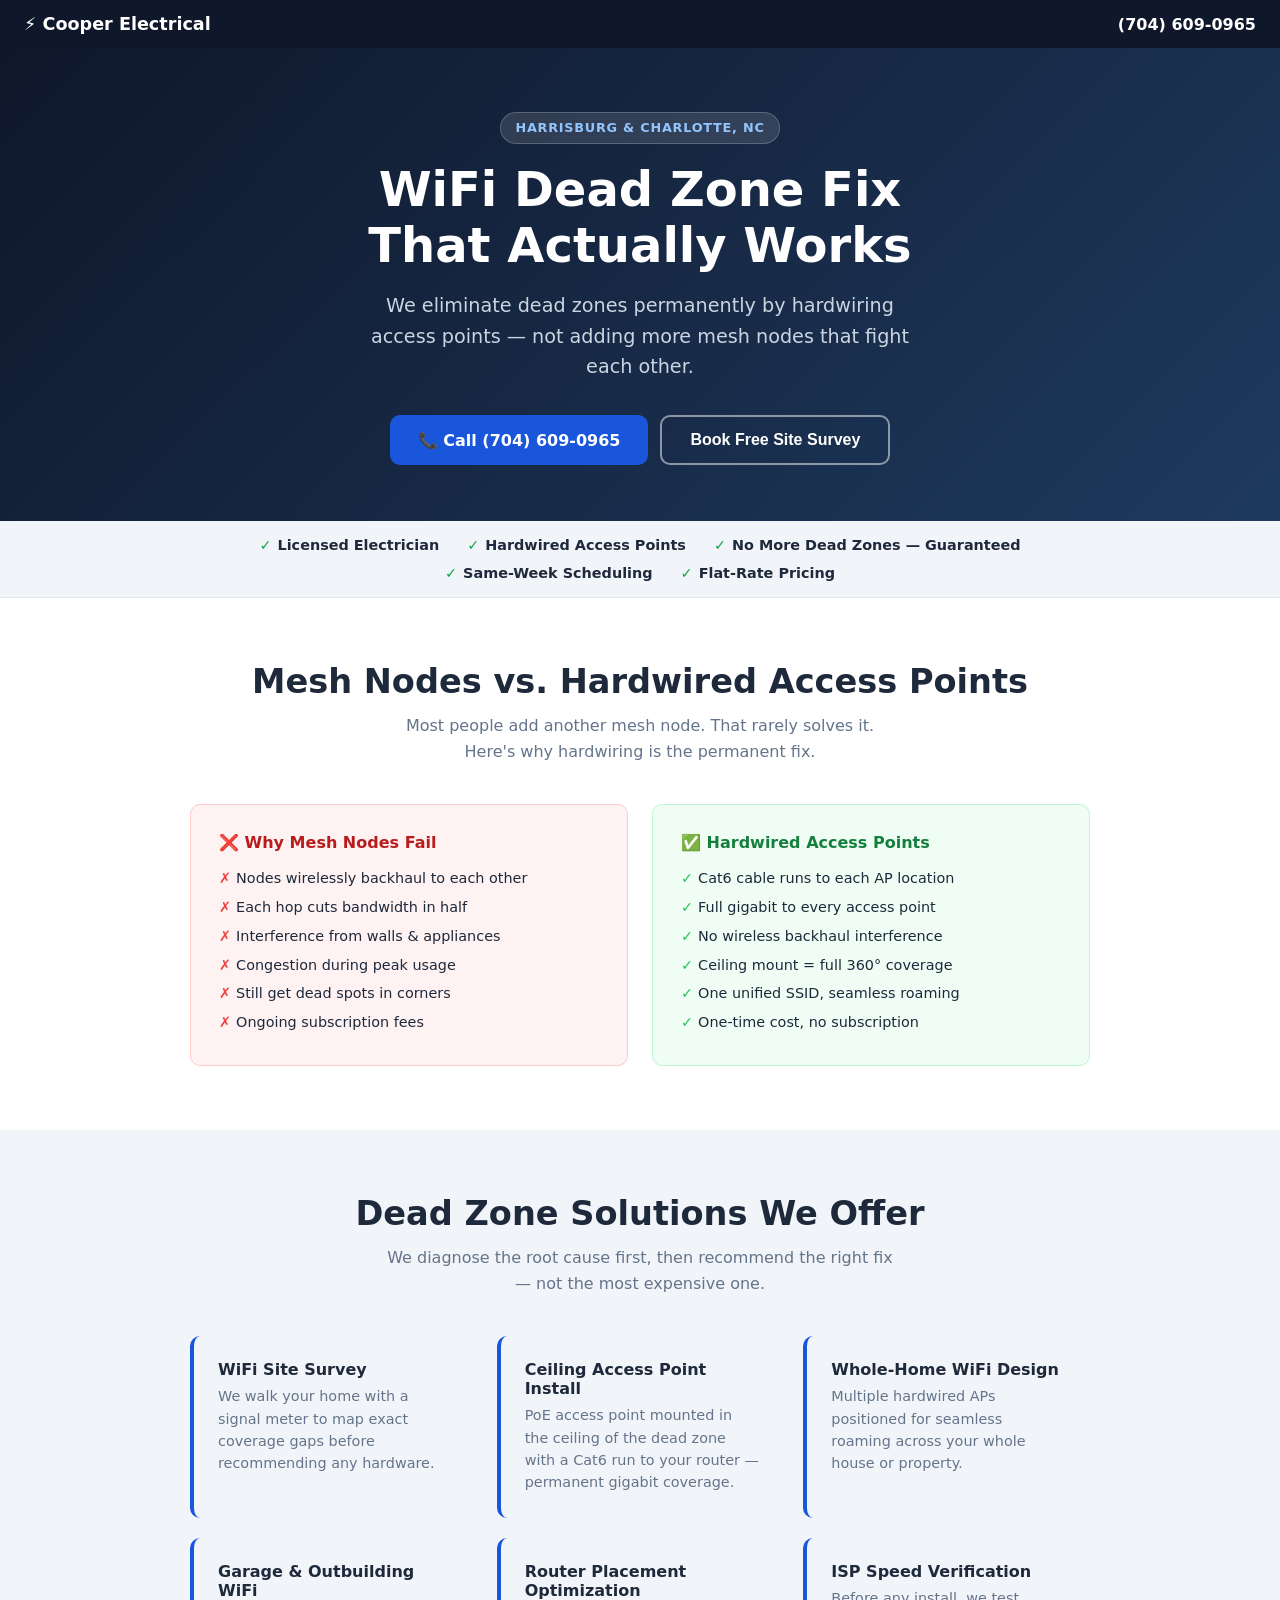
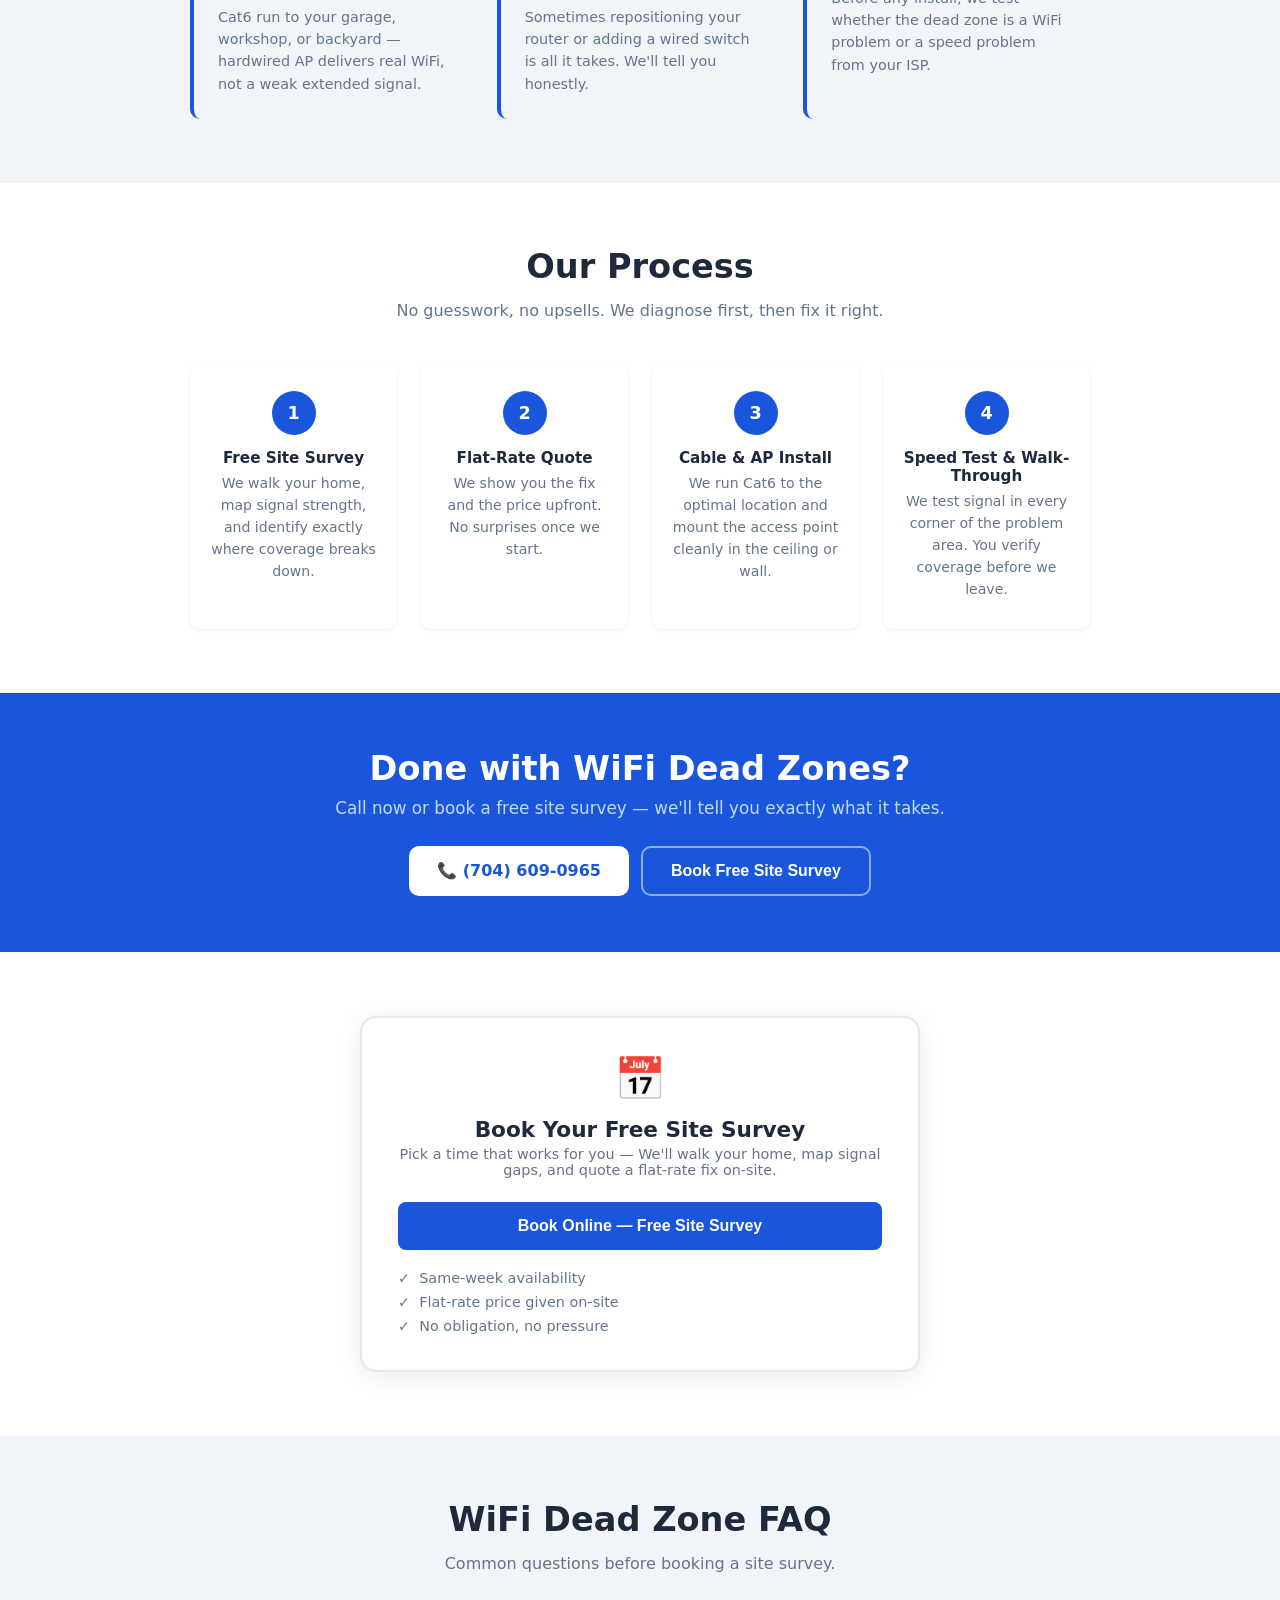
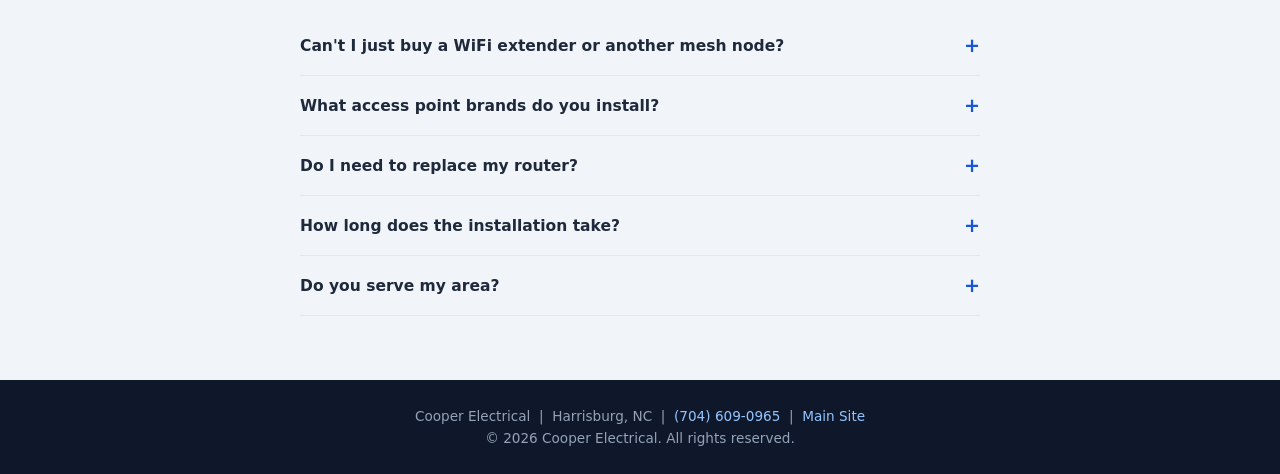
<file: wifi-dead-zone.html>
<!DOCTYPE html>
<html lang="en">
<head>
  <meta charset="UTF-8">
  <meta name="viewport" content="width=device-width, initial-scale=1.0">
  <title>WiFi Dead Zone Fix Near Me | Cooper Electrical – Harrisburg, NC</title>
  <meta name="description" content="Fix WiFi dead zones in Harrisburg, Concord & Charlotte, NC. We hardwire access points for guaranteed coverage — no more buffering or dropped calls. (704) 609-0965.">

  <script async src="https://www.googletagmanager.com/gtag/js?id=G-T0JQCB5RWP"></script>
  <script>
    window.dataLayer = window.dataLayer || [];
    function gtag(){ dataLayer.push(arguments); }
    gtag('js', new Date());
    gtag('config', 'G-T0JQCB5RWP');
    gtag('config', 'AW-17992897776');
    gtag('config', 'AW-17992897776/GBSYCITNgsUcEPCp14ND', {
      phone_conversion_number: '7046090965'
    });
  </script>

  <script async src="https://online-booking.housecallpro.com/script.js?token=3bcc7813550e48a2b8075abcfa8fb0d7&orgName=Cooper-Electrical"></script>

  <style>
    *, *::before, *::after { box-sizing: border-box; margin: 0; padding: 0; }
    :root {
      --blue:   #1a56db;
      --dark:   #0f172a;
      --text:   #1e293b;
      --muted:  #64748b;
      --light:  #f1f5f9;
      --white:  #ffffff;
      --font:   'Segoe UI', system-ui, sans-serif;
      --radius: 10px;
    }
    body { font-family: var(--font); color: var(--text); background: var(--white); }

    .lp-nav {
      background: var(--dark);
      padding: 14px 24px;
      display: flex;
      align-items: center;
      justify-content: space-between;
      gap: 16px;
    }
    .lp-nav .logo { color: var(--white); font-weight: 700; font-size: 1.1rem; text-decoration: none; }
    .lp-nav .nav-phone { color: var(--white); font-weight: 700; font-size: 1rem; text-decoration: none; white-space: nowrap; }
    .lp-nav .nav-phone:hover { color: #93c5fd; }

    .hero {
      background: linear-gradient(135deg, #0f172a 0%, #1e3a5f 100%);
      color: var(--white);
      padding: 64px 24px 56px;
      text-align: center;
    }
    .hero .badge {
      display: inline-block;
      background: rgba(255,255,255,.12);
      border: 1px solid rgba(255,255,255,.2);
      color: #93c5fd;
      font-size: .8rem;
      font-weight: 600;
      letter-spacing: .06em;
      text-transform: uppercase;
      padding: 5px 14px;
      border-radius: 99px;
      margin-bottom: 18px;
    }
    .hero h1 {
      font-size: clamp(1.9rem, 5vw, 3rem);
      font-weight: 800;
      line-height: 1.15;
      max-width: 700px;
      margin: 0 auto 18px;
    }
    .hero p { font-size: clamp(1rem, 2.5vw, 1.2rem); color: #cbd5e1; max-width: 540px; margin: 0 auto 32px; line-height: 1.6; }
    .hero-ctas { display: flex; flex-wrap: wrap; gap: 12px; justify-content: center; }
    .btn {
      display: inline-flex;
      align-items: center;
      gap: 8px;
      padding: 14px 28px;
      border-radius: var(--radius);
      font-size: 1rem;
      font-weight: 700;
      text-decoration: none;
      cursor: pointer;
      border: none;
      transition: filter .2s, transform .15s;
    }
    .btn:hover { filter: brightness(1.1); transform: translateY(-1px); }
    .btn-primary { background: var(--blue); color: var(--white); }
    .btn-outline { background: transparent; color: var(--white); border: 2px solid rgba(255,255,255,.5); }
    .btn-outline:hover { border-color: var(--white); }

    .trust-bar { background: var(--light); border-bottom: 1px solid #e2e8f0; padding: 16px 24px; }
    .trust-bar ul {
      list-style: none;
      display: flex;
      flex-wrap: wrap;
      gap: 12px 28px;
      justify-content: center;
      max-width: 800px;
      margin: 0 auto;
    }
    .trust-bar li { font-size: .9rem; font-weight: 600; color: var(--text); display: flex; align-items: center; gap: 6px; }
    .trust-bar li::before { content: '✓'; color: #16a34a; font-weight: 800; }

    section { padding: 64px 24px; }
    .container { max-width: 900px; margin: 0 auto; }
    h2 { font-size: clamp(1.5rem, 4vw, 2.1rem); font-weight: 800; text-align: center; margin-bottom: 12px; }
    .section-sub { text-align: center; color: var(--muted); font-size: 1rem; margin-bottom: 40px; max-width: 520px; margin-left: auto; margin-right: auto; line-height: 1.6; }

    /* Problem / Solution */
    .problem-grid {
      display: grid;
      grid-template-columns: 1fr 1fr;
      gap: 24px;
      margin-bottom: 0;
    }
    @media (max-width: 600px) { .problem-grid { grid-template-columns: 1fr; } }
    .problem-col, .solution-col {
      border-radius: var(--radius);
      padding: 28px;
    }
    .problem-col { background: #fef2f2; border: 1.5px solid #fecaca; }
    .solution-col { background: #f0fdf4; border: 1.5px solid #bbf7d0; }
    .problem-col h3 { font-size: 1rem; font-weight: 700; color: #b91c1c; margin-bottom: 12px; }
    .solution-col h3 { font-size: 1rem; font-weight: 700; color: #15803d; margin-bottom: 12px; }
    .problem-col ul, .solution-col ul { list-style: none; font-size: .9rem; line-height: 2; }
    .problem-col ul li::before { content: '✗  '; color: #ef4444; font-weight: 800; }
    .solution-col ul li::before { content: '✓  '; color: #22c55e; font-weight: 800; }

    /* Services */
    .services-grid { display: grid; grid-template-columns: repeat(auto-fit, minmax(240px, 1fr)); gap: 20px; }
    .service-item { background: var(--light); border-radius: var(--radius); padding: 24px; border-left: 4px solid var(--blue); }
    .service-item h3 { font-size: 1rem; font-weight: 700; margin-bottom: 6px; }
    .service-item p { font-size: .9rem; color: var(--muted); line-height: 1.55; }

    /* Steps */
    .steps-bg { background: var(--light); }
    .steps { display: grid; grid-template-columns: repeat(auto-fit, minmax(200px, 1fr)); gap: 24px; }
    .step { text-align: center; background: var(--white); border-radius: var(--radius); padding: 28px 20px; box-shadow: 0 1px 4px rgba(0,0,0,.06); }
    .step-num { width: 44px; height: 44px; border-radius: 50%; background: var(--blue); color: var(--white); font-weight: 800; font-size: 1.1rem; display: flex; align-items: center; justify-content: center; margin: 0 auto 14px; }
    .step h3 { font-size: .95rem; font-weight: 700; margin-bottom: 6px; }
    .step p { font-size: .88rem; color: var(--muted); line-height: 1.55; }

    /* CTA Band */
    .cta-band { background: var(--blue); color: var(--white); text-align: center; padding: 56px 24px; }
    .cta-band h2 { color: var(--white); margin-bottom: 10px; }
    .cta-band p { color: #bfdbfe; margin-bottom: 28px; font-size: 1.05rem; }

    /* Form */
    .form-wrap { max-width: 560px; margin: 0 auto; background: var(--white); border: 2px solid #e2e8f0; border-radius: 16px; padding: 36px; box-shadow: 0 4px 24px rgba(0,0,0,.07); }
    .form-wrap h3 { font-size: 1.35rem; font-weight: 800; margin-bottom: 4px; }
    .form-wrap .sub { color: var(--muted); font-size: .9rem; margin-bottom: 24px; }
    .field { margin-bottom: 16px; }
    .field label { display: block; font-size: .88rem; font-weight: 600; margin-bottom: 5px; }
    .field input, .field select, .field textarea {
      width: 100%; padding: 11px 14px; border: 1.5px solid #cbd5e1; border-radius: 8px;
      font-size: .95rem; font-family: var(--font); color: var(--text); background: var(--white); transition: border-color .2s;
    }
    .field input:focus, .field select:focus, .field textarea:focus { outline: none; border-color: var(--blue); }
    .field input.invalid, .field select.invalid { border-color: #ef4444; }
    .field-error { color: #ef4444; font-size: .8rem; margin-top: 4px; }
    .field textarea { resize: vertical; min-height: 90px; }
    .submit-btn { width: 100%; padding: 15px; background: var(--blue); color: var(--white); font-size: 1rem; font-weight: 700; border: none; border-radius: 8px; cursor: pointer; transition: filter .2s; }
    .submit-btn:hover { filter: brightness(1.1); }
    .submit-btn:disabled { opacity: .6; cursor: not-allowed; }
    #form-success-lp { color: #16a34a; font-weight: 600; text-align: center; padding: 20px 0; display: none; }

    /* FAQ */
    .faq-list { max-width: 680px; margin: 0 auto; }
    .faq-item { border-bottom: 1px solid #e2e8f0; padding: 18px 0; }
    .faq-item summary { font-weight: 700; cursor: pointer; list-style: none; font-size: .97rem; display: flex; justify-content: space-between; align-items: center; gap: 12px; }
    .faq-item summary::after { content: '+'; font-size: 1.2rem; color: var(--blue); flex-shrink: 0; }
    .faq-item[open] summary::after { content: '−'; }
    .faq-item p { padding-top: 10px; color: var(--muted); font-size: .93rem; line-height: 1.65; }

    .lp-footer { background: var(--dark); color: #94a3b8; text-align: center; padding: 28px 24px; font-size: .85rem; }
    .lp-footer a { color: #93c5fd; text-decoration: none; }
    .lp-footer a:hover { text-decoration: underline; }

    @media (max-width: 600px) { .form-wrap { padding: 24px 18px; } .hero { padding: 48px 18px 40px; } }
  </style>
</head>
<body>

<nav class="lp-nav">
  <a href="index.html" class="logo">⚡ Cooper Electrical</a>
  <a href="tel:+17046090965" class="nav-phone" onclick="trackCall('lp-nav')">(704) 609-0965</a>
</nav>

<section class="hero">
  <p class="badge">Harrisburg &amp; Charlotte, NC</p>
  <h1>WiFi Dead Zone Fix<br>That Actually Works</h1>
  <p>We eliminate dead zones permanently by hardwiring access points — not adding more mesh nodes that fight each other.</p>
  <div class="hero-ctas">
    <a href="tel:+17046090965" class="btn btn-primary" onclick="trackCall('lp-hero')">
      📞 Call (704) 609-0965
    </a>
    <button class="btn btn-outline hcp-button"
            data-token="3bcc7813550e48a2b8075abcfa8fb0d7"
            data-orgname="Cooper-Electrical"
            onclick="HCPWidget && HCPWidget.openModal(); trackBooking('lp-hero')">
      Book Free Site Survey
    </button>
  </div>
</section>

<div class="trust-bar">
  <ul>
    <li>Licensed Electrician</li>
    <li>Hardwired Access Points</li>
    <li>No More Dead Zones — Guaranteed</li>
    <li>Same-Week Scheduling</li>
    <li>Flat-Rate Pricing</li>
  </ul>
</div>

<!-- Problem / Solution -->
<section>
  <div class="container">
    <h2>Mesh Nodes vs. Hardwired Access Points</h2>
    <p class="section-sub">Most people add another mesh node. That rarely solves it. Here's why hardwiring is the permanent fix.</p>
    <div class="problem-grid">
      <div class="problem-col">
        <h3>❌ Why Mesh Nodes Fail</h3>
        <ul>
          <li>Nodes wirelessly backhaul to each other</li>
          <li>Each hop cuts bandwidth in half</li>
          <li>Interference from walls &amp; appliances</li>
          <li>Congestion during peak usage</li>
          <li>Still get dead spots in corners</li>
          <li>Ongoing subscription fees</li>
        </ul>
      </div>
      <div class="solution-col">
        <h3>✅ Hardwired Access Points</h3>
        <ul>
          <li>Cat6 cable runs to each AP location</li>
          <li>Full gigabit to every access point</li>
          <li>No wireless backhaul interference</li>
          <li>Ceiling mount = full 360° coverage</li>
          <li>One unified SSID, seamless roaming</li>
          <li>One-time cost, no subscription</li>
        </ul>
      </div>
    </div>
  </div>
</section>

<!-- Services -->
<section style="background:var(--light);">
  <div class="container">
    <h2>Dead Zone Solutions We Offer</h2>
    <p class="section-sub">We diagnose the root cause first, then recommend the right fix — not the most expensive one.</p>
    <div class="services-grid">
      <div class="service-item">
        <h3>WiFi Site Survey</h3>
        <p>We walk your home with a signal meter to map exact coverage gaps before recommending any hardware.</p>
      </div>
      <div class="service-item">
        <h3>Ceiling Access Point Install</h3>
        <p>PoE access point mounted in the ceiling of the dead zone with a Cat6 run to your router — permanent gigabit coverage.</p>
      </div>
      <div class="service-item">
        <h3>Whole-Home WiFi Design</h3>
        <p>Multiple hardwired APs positioned for seamless roaming across your whole house or property.</p>
      </div>
      <div class="service-item">
        <h3>Garage &amp; Outbuilding WiFi</h3>
        <p>Cat6 run to your garage, workshop, or backyard — hardwired AP delivers real WiFi, not a weak extended signal.</p>
      </div>
      <div class="service-item">
        <h3>Router Placement Optimization</h3>
        <p>Sometimes repositioning your router or adding a wired switch is all it takes. We'll tell you honestly.</p>
      </div>
      <div class="service-item">
        <h3>ISP Speed Verification</h3>
        <p>Before any install, we test whether the dead zone is a WiFi problem or a speed problem from your ISP.</p>
      </div>
    </div>
  </div>
</section>

<!-- Steps -->
<section>
  <div class="container">
    <h2>Our Process</h2>
    <p class="section-sub">No guesswork, no upsells. We diagnose first, then fix it right.</p>
    <div class="steps">
      <div class="step">
        <div class="step-num">1</div>
        <h3>Free Site Survey</h3>
        <p>We walk your home, map signal strength, and identify exactly where coverage breaks down.</p>
      </div>
      <div class="step">
        <div class="step-num">2</div>
        <h3>Flat-Rate Quote</h3>
        <p>We show you the fix and the price upfront. No surprises once we start.</p>
      </div>
      <div class="step">
        <div class="step-num">3</div>
        <h3>Cable &amp; AP Install</h3>
        <p>We run Cat6 to the optimal location and mount the access point cleanly in the ceiling or wall.</p>
      </div>
      <div class="step">
        <div class="step-num">4</div>
        <h3>Speed Test &amp; Walk-Through</h3>
        <p>We test signal in every corner of the problem area. You verify coverage before we leave.</p>
      </div>
    </div>
  </div>
</section>

<div class="cta-band">
  <h2>Done with WiFi Dead Zones?</h2>
  <p>Call now or book a free site survey — we'll tell you exactly what it takes.</p>
  <div style="display:flex;flex-wrap:wrap;gap:12px;justify-content:center;">
    <a href="tel:+17046090965" class="btn btn-primary" style="background:#fff;color:var(--blue);" onclick="trackCall('lp-cta-band')">
      📞 (704) 609-0965
    </a>
    <button class="btn btn-outline hcp-button"
            data-token="3bcc7813550e48a2b8075abcfa8fb0d7"
            data-orgname="Cooper-Electrical"
            onclick="HCPWidget && HCPWidget.openModal(); trackBooking('lp-cta-band')">
      Book Free Site Survey
    </button>
  </div>
</div>

<!-- BOOKING -->
<section id="quote">
  <div class="container">
    <div class="form-wrap" style="text-align:center;">
      <div style="font-size:2.6rem;margin-bottom:14px;">📅</div>
      <h3>Book Your Free Site Survey</h3>
      <p class="sub" style="margin-bottom:24px;">Pick a time that works for you — We'll walk your home, map signal gaps, and quote a flat-rate fix on-site.</p>
      <button class="submit-btn hcp-button"
              data-token="3bcc7813550e48a2b8075abcfa8fb0d7"
              data-orgname="Cooper-Electrical"
              onclick="HCPWidget && HCPWidget.openModal(); trackBooking('lp-quote')">
        Book Online — Free Site Survey
      </button>
      <ul style="list-style:none;display:flex;flex-direction:column;gap:8px;margin-top:20px;text-align:left;">
        <li style="display:flex;align-items:center;gap:8px;font-size:.9rem;color:var(--muted);">✓ &nbsp;Same-week availability</li>
        <li style="display:flex;align-items:center;gap:8px;font-size:.9rem;color:var(--muted);">✓ &nbsp;Flat-rate price given on-site</li>
        <li style="display:flex;align-items:center;gap:8px;font-size:.9rem;color:var(--muted);">✓ &nbsp;No obligation, no pressure</li>
      </ul>
    </div>
  </div>
</section>

<!-- FAQ -->
<section style="background:var(--light);">
  <div class="container">
    <h2>WiFi Dead Zone FAQ</h2>
    <p class="section-sub">Common questions before booking a site survey.</p>
    <div class="faq-list">
      <details class="faq-item">
        <summary>Can't I just buy a WiFi extender or another mesh node?</summary>
        <p>You can, but wireless extenders repeat a weaker signal — you get about half the speed of what you already have. Mesh nodes with wireless backhaul have the same problem. Hardwired access points receive full gigabit via Cat6 cable and broadcast a strong, fresh signal. It's a permanent fix, not a band-aid.</p>
      </details>
      <details class="faq-item">
        <summary>What access point brands do you install?</summary>
        <p>We typically install Ubiquiti UniFi, TP-Link EAP (Omada), or EnGenius access points — all enterprise-grade hardware that runs circles around consumer mesh systems. We can also install hardware you already own.</p>
      </details>
      <details class="faq-item">
        <summary>Do I need to replace my router?</summary>
        <p>Usually no. We connect the access point(s) to your existing router via Cat6. If your router is the bottleneck, we'll tell you, but most routers work fine with added hardwired APs.</p>
      </details>
      
      <details class="faq-item">
        <summary>How long does the installation take?</summary>
        <p>A single access point install usually takes 2–3 hours including cable run, mounting, and configuration. Multiple APs may take a half day.</p>
      </details>
      <details class="faq-item">
        <summary>Do you serve my area?</summary>
        <p>We serve Harrisburg, Concord, Kannapolis, Huntersville, Mooresville, and the Charlotte, NC metro area. Call us if you're not sure — we'll let you know right away.</p>
      </details>
    </div>
  </div>
</section>

<footer class="lp-footer">
  <p>Cooper Electrical &nbsp;|&nbsp; Harrisburg, NC &nbsp;|&nbsp; <a href="tel:+17046090965">(704) 609-0965</a> &nbsp;|&nbsp; <a href="index.html">Main Site</a></p>
  <p style="margin-top:6px;">&copy; <span id="lp-year"></span> Cooper Electrical. All rights reserved.</p>
</footer>

<script>
  var y = document.getElementById('lp-year');
  if (y) y.textContent = new Date().getFullYear();

  function trackCall(loc) {
    if (typeof gtag === 'undefined') return;
    gtag('event', 'conversion', { send_to: 'AW-17992897776/GBSYCITNgsUcEPCp14ND', event_callback: function(){} });
    gtag('event', 'click_to_call', { event_label: loc });
  }
  function trackBooking(loc) {
    if (typeof gtag === 'undefined') return;
    gtag('event', 'book_online_click', { event_label: loc });
  }
</script>
</body>
</html>
</file>
